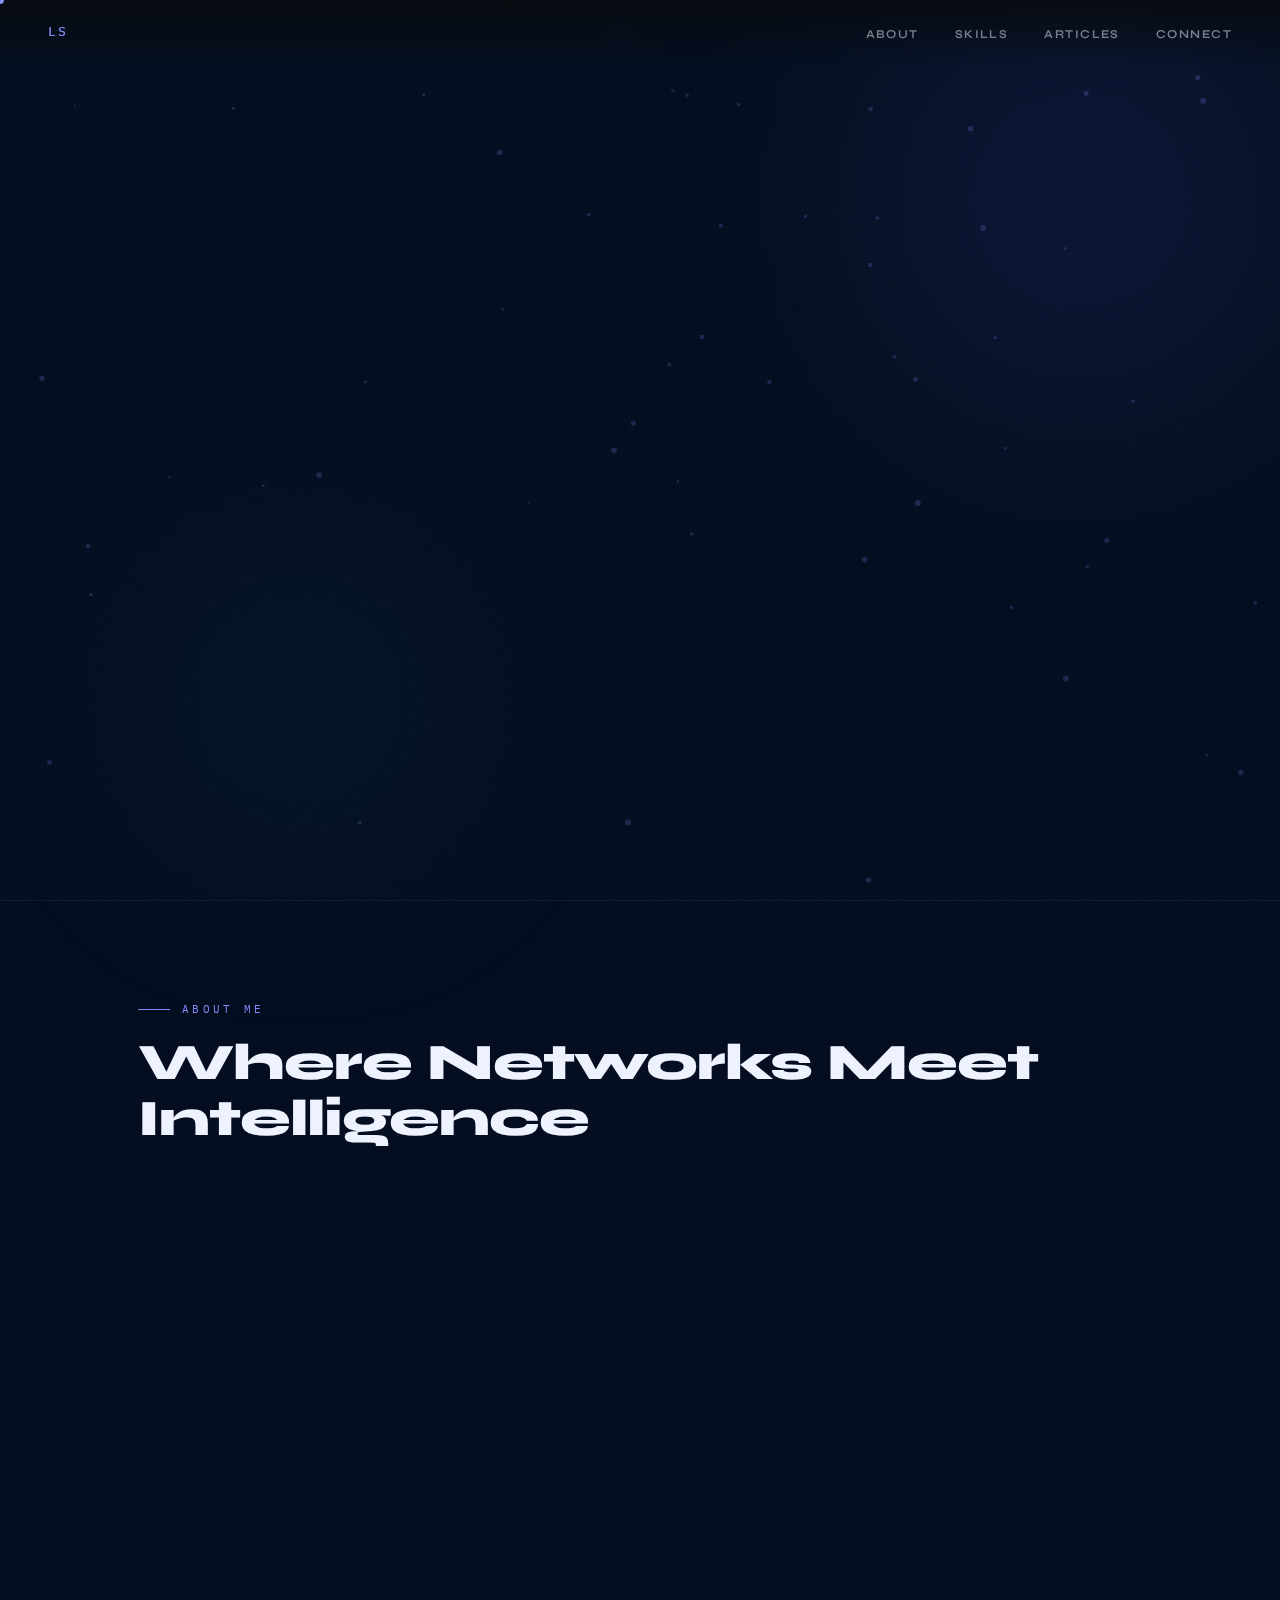
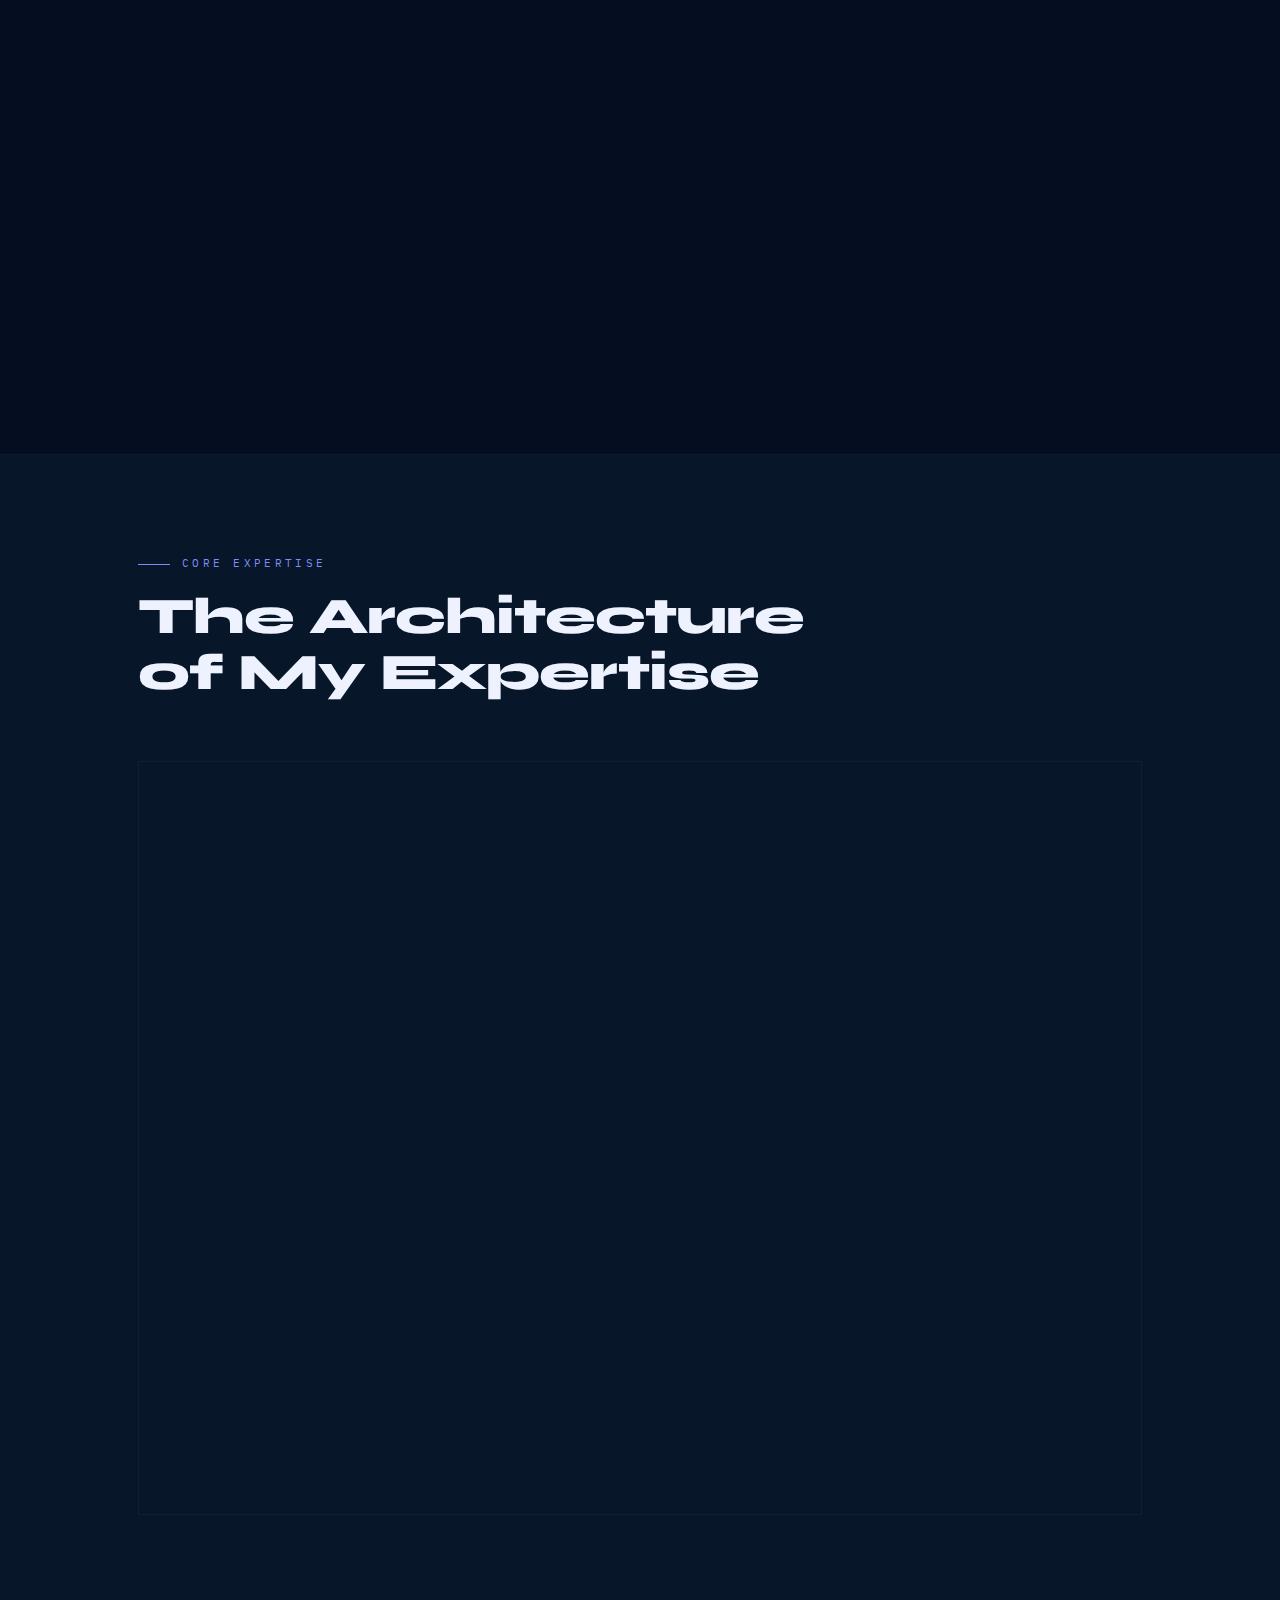
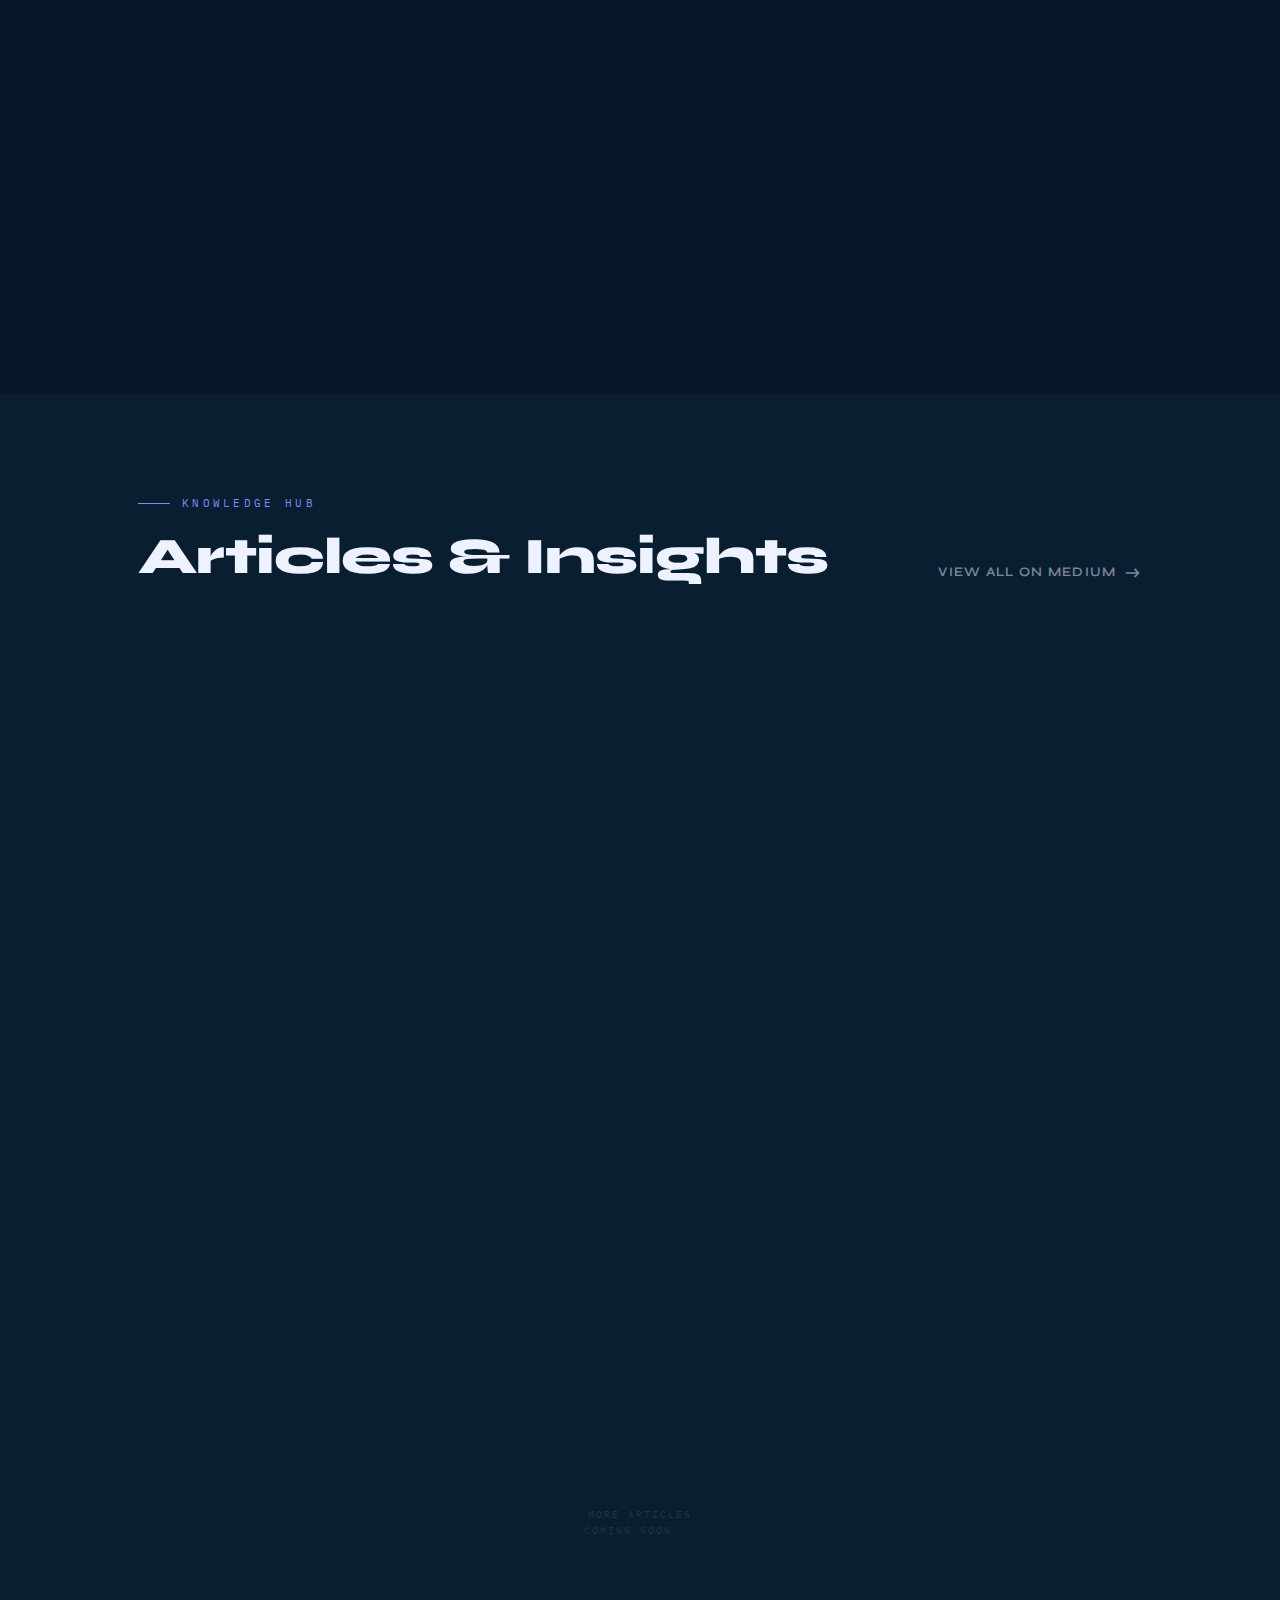
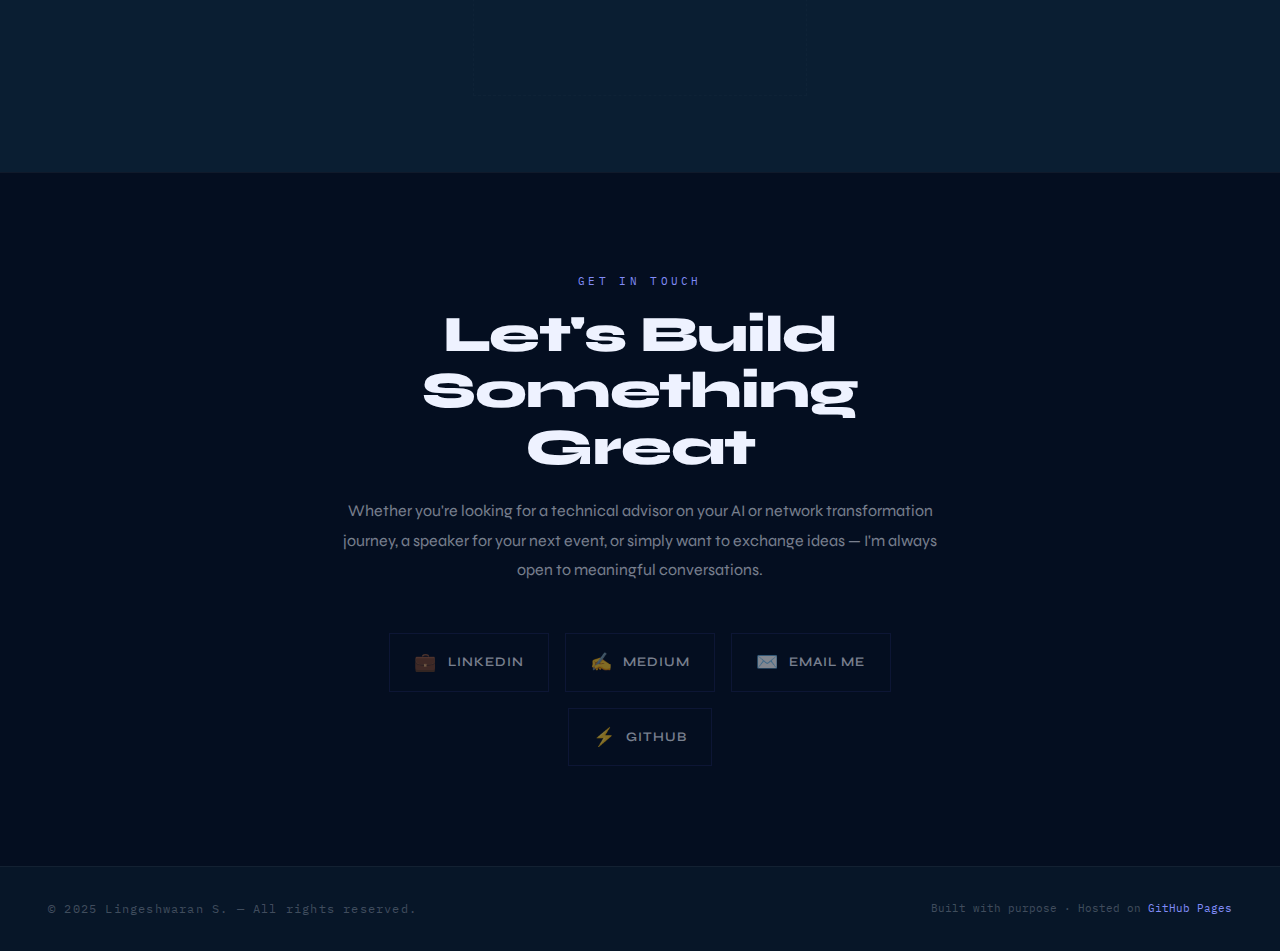
<file: index.html>
<!DOCTYPE html>
<html lang="en">
<head>
<meta charset="UTF-8"/>
<meta name="viewport" content="width=device-width, initial-scale=1.0"/>
<title>Lingeshwaran S — AI & Innovation Transformation Architect</title>
<meta name="description" content="AI & Innovation Transformation Architect | SDWAN | SASE | Network & Cloud | 13+ Years Building the Future of Enterprise Technology"/>
<meta property="og:title" content="Lingeshwaran S — AI & Innovation Transformation Architect"/>
<meta property="og:description" content="SDWAN · SASE · Cloud · Automation · AI Transformation"/>
<link href="https://fonts.googleapis.com/css2?family=Syne:wght@400;600;700;800&family=Instrument+Serif:ital@0;1&family=IBM+Plex+Mono:wght@300;400;500&display=swap" rel="stylesheet"/>
<style>
* { box-sizing: border-box; margin: 0; padding: 0; }
html { scroll-behavior: smooth; }

:root {
  --bg: #040E20;
  --bg2: #071628;
  --bg3: #0A1E32;
  --line: rgba(255,255,255,0.05);
  --white: #EEF2FF;
  --muted: rgba(238,242,255,0.5);
  --dim: rgba(238,242,255,0.25);
  --teal: #818CF8;
  --teal2: #6366F1;
  --gold: #22D3EE;
  --red: #FF4D4D;
  --card: rgba(99,102,241,0.04);
  --card-hover: rgba(99,102,241,0.08);
  --border: rgba(99,102,241,0.1);
}

body {
  font-family: 'Syne', sans-serif;
  background: var(--bg);
  color: var(--white);
  overflow-x: hidden;
  line-height: 1.6;
}

/* ── CURSOR DOT ── */
.cursor {
  position: fixed; width: 8px; height: 8px;
  background: var(--teal); border-radius: 50%;
  pointer-events: none; z-index: 9999;
  transform: translate(-50%, -50%);
  transition: transform 0.1s, opacity 0.3s;
  mix-blend-mode: screen;
}

/* ── NOISE OVERLAY ── */
body::before {
  content: '';
  position: fixed; inset: 0; z-index: 0;
  background-image: url("data:image/svg+xml,%3Csvg viewBox='0 0 256 256' xmlns='http://www.w3.org/2000/svg'%3E%3Cfilter id='noise'%3E%3CfeTurbulence type='fractalNoise' baseFrequency='0.9' numOctaves='4' stitchTiles='stitch'/%3E%3C/filter%3E%3Crect width='100%25' height='100%25' filter='url(%23noise)' opacity='0.04'/%3E%3C/svg%3E");
  pointer-events: none; opacity: 0.4;
}

/* ── NAV ── */
nav {
  position: fixed; top: 0; left: 0; right: 0; z-index: 100;
  padding: 20px 48px;
  display: flex; align-items: center; justify-content: space-between;
  background: linear-gradient(to bottom, rgba(8,12,16,0.95) 0%, transparent 100%);
  backdrop-filter: blur(8px);
}
.nav-logo {
  font-family: 'IBM Plex Mono', monospace;
  font-size: 13px; font-weight: 500;
  color: var(--teal); letter-spacing: 0.15em;
  text-transform: uppercase; text-decoration: none;
}
.nav-links { display: flex; gap: 36px; list-style: none; }
.nav-links a {
  font-size: 12px; font-weight: 600; letter-spacing: 0.12em;
  text-transform: uppercase; color: var(--muted);
  text-decoration: none; transition: color 0.25s;
  position: relative;
}
.nav-links a::after {
  content: ''; position: absolute; bottom: -4px; left: 0;
  width: 0; height: 1px; background: var(--teal);
  transition: width 0.3s;
}
.nav-links a:hover { color: var(--white); }
.nav-links a:hover::after { width: 100%; }

/* ── HERO ── */
.hero {
  min-height: 100vh;
  display: flex; align-items: center;
  padding: 120px 48px 80px;
  position: relative; overflow: hidden;
}

/* Animated network grid */
.hero-canvas {
  position: absolute; inset: 0; z-index: 0;
  opacity: 0.35;
}

/* Gradient orbs */
.orb {
  position: absolute; border-radius: 50%;
  filter: blur(120px); pointer-events: none;
}
.orb-1 {
  width: 600px; height: 600px;
  background: radial-gradient(circle, rgba(99,102,241,0.18), transparent 70%);
  top: -100px; right: -100px;
  animation: orbFloat 12s ease-in-out infinite;
}
.orb-2 {
  width: 400px; height: 400px;
  background: radial-gradient(circle, rgba(34,211,238,0.1), transparent 70%);
  bottom: 0; left: 100px;
  animation: orbFloat 16s ease-in-out infinite reverse;
}
@keyframes orbFloat {
  0%,100% { transform: translate(0,0) scale(1); }
  33% { transform: translate(30px,-40px) scale(1.05); }
  66% { transform: translate(-20px,20px) scale(0.97); }
}

.hero-inner {
  position: relative; z-index: 2;
  max-width: 1100px; margin: 0 auto; width: 100%;
  display: grid; grid-template-columns: 1fr auto;
  gap: 80px; align-items: center;
}

.hero-badge {
  display: inline-flex; align-items: center; gap: 8px;
  background: rgba(99,102,241,0.08);
  border: 1px solid rgba(99,102,241,0.2);
  padding: 6px 14px; border-radius: 2px;
  font-family: 'IBM Plex Mono', monospace;
  font-size: 11px; color: var(--teal);
  letter-spacing: 0.2em; text-transform: uppercase;
  margin-bottom: 28px;
  opacity: 0; animation: fadeUp 0.7s 0.2s forwards;
}
.hero-badge-dot {
  width: 6px; height: 6px; background: var(--teal);
  border-radius: 50%;
  animation: blink 2s ease-in-out infinite;
}
@keyframes blink { 0%,100% { opacity: 1; } 50% { opacity: 0.2; } }

.hero-name {
  font-family: 'Syne', sans-serif;
  font-size: clamp(36px, 4.5vw, 62px);
  font-weight: 800; line-height: 0.95;
  letter-spacing: -0.03em; color: var(--white);
  margin-bottom: 16px;
  opacity: 0; animation: fadeUp 0.7s 0.35s forwards;
}
.hero-name span { color: var(--teal); }

.hero-title {
  font-family: 'Instrument Serif', serif;
  font-size: clamp(18px, 2.5vw, 26px);
  font-style: italic; color: var(--muted);
  margin-bottom: 32px; font-weight: 400;
  opacity: 0; animation: fadeUp 0.7s 0.5s forwards;
}

.hero-desc {
  font-size: 15px; color: var(--muted);
  max-width: 520px; line-height: 1.85;
  font-weight: 400;
  margin-bottom: 40px;
  opacity: 0; animation: fadeUp 0.7s 0.65s forwards;
}

.hero-tags {
  display: flex; flex-wrap: wrap; gap: 10px;
  margin-bottom: 48px;
  opacity: 0; animation: fadeUp 0.7s 0.8s forwards;
}
.hero-tag {
  font-family: 'IBM Plex Mono', monospace;
  font-size: 11px; padding: 6px 14px;
  border: 1px solid var(--border); color: var(--muted);
  letter-spacing: 0.1em; text-transform: uppercase;
  transition: all 0.25s;
}
.hero-tag:hover { border-color: var(--teal); color: var(--teal); background: rgba(99,102,241,0.05); }

.hero-cta {
  display: flex; gap: 16px; align-items: center;
  opacity: 0; animation: fadeUp 0.7s 0.95s forwards;
}
.btn-primary {
  background: var(--teal); color: var(--bg);
  padding: 14px 28px; font-size: 13px;
  font-weight: 700; letter-spacing: 0.1em;
  text-transform: uppercase; text-decoration: none;
  transition: all 0.25s; border: none; cursor: pointer;
  font-family: 'Syne', sans-serif;
}
.btn-primary:hover { background: var(--teal2); transform: translateY(-2px); }
.btn-secondary {
  color: var(--muted); font-size: 13px; font-weight: 600;
  letter-spacing: 0.1em; text-transform: uppercase;
  text-decoration: none; padding: 14px 0;
  display: flex; align-items: center; gap: 8px;
  transition: color 0.25s;
}
.btn-secondary:hover { color: var(--white); }
.btn-secondary span { font-size: 18px; }

/* Hero right — stats */
.hero-stats {
  display: flex; flex-direction: column; gap: 2px;
  opacity: 0; animation: fadeUp 0.7s 1.1s forwards;
}
.hero-stat {
  padding: 24px 28px;
  border: 1px solid var(--border);
  background: var(--card);
  min-width: 180px; text-align: center;
  transition: all 0.3s;
}
.hero-stat:hover { border-color: rgba(0,201,167,0.3); background: var(--card-hover); }
.hero-stat-num {
  font-size: 36px; font-weight: 800;
  color: var(--teal); line-height: 1;
  margin-bottom: 6px;
  font-family: 'Syne', sans-serif;
}
.hero-stat-label {
  font-family: 'IBM Plex Mono', monospace;
  font-size: 10px; color: var(--dim);
  letter-spacing: 0.15em; text-transform: uppercase;
}

@keyframes fadeUp {
  from { opacity: 0; transform: translateY(20px); }
  to { opacity: 1; transform: translateY(0); }
}

/* ── DIVIDER ── */
.divider {
  height: 1px; background: var(--line);
  margin: 0;
}

/* ── SECTIONS ── */
section { position: relative; z-index: 1; }
.section-inner { max-width: 1100px; margin: 0 auto; padding: 100px 48px; }

.section-eyebrow {
  font-family: 'IBM Plex Mono', monospace;
  font-size: 11px; color: var(--teal);
  letter-spacing: 0.3em; text-transform: uppercase;
  margin-bottom: 16px;
  display: flex; align-items: center; gap: 12px;
}
.section-eyebrow::before {
  content: ''; display: block;
  width: 32px; height: 1px; background: var(--teal);
}

.section-heading {
  font-size: clamp(32px, 4vw, 52px);
  font-weight: 800; line-height: 1.1;
  letter-spacing: -0.02em; margin-bottom: 16px;
}

/* ── ABOUT ── */
.about-grid {
  display: grid; grid-template-columns: 1fr 1fr;
  gap: 80px; align-items: start; margin-top: 60px;
}
.about-text p {
  font-size: 16px; color: var(--muted);
  line-height: 1.9; margin-bottom: 20px; font-weight: 400;
}
.about-text p strong { color: var(--white); font-weight: 600; }
.about-highlight {
  border-left: 2px solid var(--teal);
  padding: 16px 0 16px 24px; margin: 32px 0;
  font-family: 'Instrument Serif', serif;
  font-size: 20px; font-style: italic;
  color: var(--white); line-height: 1.6;
}
.about-right {}
.about-info-item {
  display: flex; justify-content: space-between;
  align-items: center; padding: 16px 0;
  border-bottom: 1px solid var(--line);
}
.about-info-label {
  font-family: 'IBM Plex Mono', monospace;
  font-size: 11px; color: var(--dim);
  letter-spacing: 0.15em; text-transform: uppercase;
}
.about-info-value { font-size: 14px; color: var(--white); font-weight: 600; }
.about-info-value.teal { color: var(--teal); }

/* ── SKILLS ── */
.skills-section { background: var(--bg2); }
.skills-grid {
  display: grid; grid-template-columns: repeat(3, 1fr);
  gap: 2px; margin-top: 60px;
  border: 1px solid var(--border);
}
.skill-card {
  padding: 36px 32px;
  background: var(--bg2);
  border: 1px solid transparent;
  transition: all 0.3s;
  opacity: 0; transform: translateY(20px);
  transition: opacity 0.5s ease, transform 0.5s ease, background 0.3s, border-color 0.3s;
}
.skill-card.visible { opacity: 1; transform: translateY(0); }
.skill-card:hover {
  background: var(--card-hover);
  border-color: rgba(0,201,167,0.15);
}
.skill-card-icon {
  width: 44px; height: 44px;
  border: 1px solid var(--border);
  display: flex; align-items: center; justify-content: center;
  font-size: 20px; margin-bottom: 20px;
  background: var(--card);
  transition: all 0.3s;
}
.skill-card:hover .skill-card-icon {
  border-color: var(--teal); background: rgba(0,201,167,0.08);
}
.skill-card-title {
  font-size: 15px; font-weight: 700; color: var(--white);
  margin-bottom: 10px;
}
.skill-card-desc {
  font-size: 13px; color: var(--muted);
  line-height: 1.75; margin-bottom: 20px;
}
.skill-tags { display: flex; flex-wrap: wrap; gap: 6px; }
.skill-tag {
  font-family: 'IBM Plex Mono', monospace;
  font-size: 10px; padding: 3px 8px;
  background: rgba(0,201,167,0.06);
  border: 1px solid rgba(0,201,167,0.15);
  color: var(--teal); letter-spacing: 0.08em;
}

/* ── EXPERTISE BARS ── */
.expertise-section { background: var(--bg); }
.expertise-grid {
  display: grid; grid-template-columns: 1fr 1fr;
  gap: 60px; margin-top: 60px;
}
.expertise-item { margin-bottom: 28px; }
.expertise-header {
  display: flex; justify-content: space-between;
  align-items: center; margin-bottom: 10px;
}
.expertise-name { font-size: 14px; font-weight: 600; color: var(--white); }
.expertise-pct {
  font-family: 'IBM Plex Mono', monospace;
  font-size: 12px; color: var(--teal);
}
.expertise-track {
  height: 2px; background: var(--line); overflow: hidden;
}
.expertise-fill {
  height: 100%; background: linear-gradient(90deg, var(--teal), var(--gold));
  width: 0%; transition: width 1.4s cubic-bezier(0.4,0,0.2,1);
}

/* ── BLOGS ── */
.blogs-section { background: var(--bg3); }
.blogs-header {
  display: flex; justify-content: space-between;
  align-items: flex-end; margin-bottom: 60px;
}
.blogs-grid {
  display: grid; grid-template-columns: repeat(3, 1fr);
  gap: 2px;
}
.blog-card {
  background: var(--bg2);
  border: 1px solid var(--border);
  padding: 36px 32px;
  display: flex; flex-direction: column;
  transition: all 0.3s; cursor: pointer;
  text-decoration: none; color: inherit;
  opacity: 0; transform: translateY(24px);
  transition: opacity 0.5s ease, transform 0.5s ease, border-color 0.3s, background 0.3s;
}
.blog-card.visible { opacity: 1; transform: translateY(0); }
.blog-card:hover {
  border-color: rgba(0,201,167,0.25);
  background: var(--card-hover);
  transform: translateY(-4px) !important;
}
.blog-card-meta {
  display: flex; align-items: center;
  justify-content: space-between; margin-bottom: 20px;
}
.blog-card-tag {
  font-family: 'IBM Plex Mono', monospace;
  font-size: 10px; color: var(--teal);
  letter-spacing: 0.15em; text-transform: uppercase;
  padding: 4px 10px; border: 1px solid rgba(0,201,167,0.2);
  background: rgba(0,201,167,0.05);
}
.blog-card-date {
  font-family: 'IBM Plex Mono', monospace;
  font-size: 10px; color: var(--dim);
  letter-spacing: 0.1em;
}
.blog-card-title {
  font-size: 18px; font-weight: 700;
  color: var(--white); line-height: 1.3;
  margin-bottom: 14px; flex: 1;
  letter-spacing: -0.01em;
}
.blog-card-excerpt {
  font-size: 13px; color: var(--muted);
  line-height: 1.75; margin-bottom: 24px;
}
.blog-card-footer {
  display: flex; align-items: center;
  justify-content: space-between; margin-top: auto;
  padding-top: 20px; border-top: 1px solid var(--line);
}
.blog-read-time {
  font-family: 'IBM Plex Mono', monospace;
  font-size: 11px; color: var(--dim);
}
.blog-arrow {
  font-size: 18px; color: var(--teal);
  transform: rotate(-45deg);
  transition: transform 0.25s;
}
.blog-card:hover .blog-arrow { transform: rotate(-45deg) translate(3px,-3px); }

/* Featured blog */
.blog-card.featured {
  grid-column: span 3;
  display: grid; grid-template-columns: 1fr 1fr;
  gap: 48px; padding: 48px;
  border-color: rgba(0,201,167,0.15);
  background: linear-gradient(135deg, rgba(0,201,167,0.04), transparent);
}
.blog-card.featured .blog-card-title {
  font-size: 28px;
}
.blog-card.featured .blog-card-excerpt {
  font-size: 15px;
}
.featured-badge {
  display: inline-block;
  font-family: 'IBM Plex Mono', monospace;
  font-size: 10px; color: var(--gold);
  border: 1px solid rgba(245,200,66,0.3);
  background: rgba(245,200,66,0.05);
  padding: 4px 10px; letter-spacing: 0.15em;
  text-transform: uppercase; margin-bottom: 16px;
}

/* Coming soon */
.blog-card.coming-soon {
  border-style: dashed;
  border-color: rgba(255,255,255,0.05);
  background: transparent;
  opacity: 0.4 !important;
  pointer-events: none;
}
.coming-label {
  font-family: 'IBM Plex Mono', monospace;
  font-size: 10px; color: var(--dim);
  letter-spacing: 0.2em; text-transform: uppercase;
  text-align: center; margin: auto;
  padding: 40px 0;
}

/* ── CONNECT ── */
.connect-section { background: var(--bg); }
.connect-inner { text-align: center; max-width: 600px; margin: 0 auto; }
.connect-inner .section-eyebrow { justify-content: center; }
.connect-inner .section-eyebrow::before { display: none; }
.connect-inner p {
  font-size: 16px; color: var(--muted);
  line-height: 1.85; margin: 20px 0 48px;
}
.social-links {
  display: flex; justify-content: center; gap: 16px;
  flex-wrap: wrap;
}
.social-link {
  display: flex; align-items: center; gap: 10px;
  padding: 14px 24px;
  border: 1px solid var(--border);
  color: var(--muted); text-decoration: none;
  font-size: 13px; font-weight: 600;
  letter-spacing: 0.08em; text-transform: uppercase;
  transition: all 0.25s; font-family: 'Syne', sans-serif;
}
.social-link:hover {
  border-color: var(--teal); color: var(--teal);
  background: rgba(0,201,167,0.05);
  transform: translateY(-2px);
}
.social-icon { font-size: 18px; }

/* ── FOOTER ── */
footer {
  background: var(--bg2);
  border-top: 1px solid var(--line);
  padding: 32px 48px;
  display: flex; align-items: center;
  justify-content: space-between;
}
.footer-left {
  font-family: 'IBM Plex Mono', monospace;
  font-size: 12px; color: var(--dim);
  letter-spacing: 0.1em;
}
.footer-right {
  font-family: 'IBM Plex Mono', monospace;
  font-size: 11px; color: var(--dim);
}
.footer-right span { color: var(--teal); }

/* ── RESPONSIVE ── */
@media (max-width: 900px) {
  nav { padding: 16px 24px; }
  .nav-links { display: none; }
  .hero { padding: 100px 24px 60px; }
  .hero-inner { grid-template-columns: 1fr; gap: 40px; }
  .hero-stats { flex-direction: row; flex-wrap: wrap; justify-content: center; }
  .hero-stat { min-width: 130px; }
  .section-inner { padding: 72px 24px; }
  .about-grid { grid-template-columns: 1fr; gap: 40px; }
  .skills-grid { grid-template-columns: 1fr; }
  .expertise-grid { grid-template-columns: 1fr; }
  .blogs-grid { grid-template-columns: 1fr; }
  .blog-card.featured { grid-column: span 1; grid-template-columns: 1fr; }
  footer { flex-direction: column; gap: 12px; text-align: center; padding: 24px; }
}

/* ── SCROLL ANIMATIONS ── */
.reveal {
  opacity: 0; transform: translateY(24px);
  transition: opacity 0.6s ease, transform 0.6s ease;
}
.reveal.visible { opacity: 1; transform: translateY(0); }
</style>
</head>
<body>

<div class="cursor" id="cursor"></div>
<div class="orb orb-1"></div>
<div class="orb orb-2"></div>

<!-- NAV -->
<nav>
  <a class="nav-logo" href="#">LS</a>
  <ul class="nav-links">
    <li><a href="#about">About</a></li>
    <li><a href="#skills">Skills</a></li>
    <li><a href="#blogs">Articles</a></li>
    <li><a href="#connect">Connect</a></li>
  </ul>
</nav>

<!-- HERO -->
<section class="hero">
  <canvas class="hero-canvas" id="networkCanvas"></canvas>
  <div class="hero-inner">
    <div class="hero-left">
      <div class="hero-badge">
        <div class="hero-badge-dot"></div>
         Sharing executive insights on AI, Cloud & Network Transformation
      </div>
      <h1 class="hero-name">Lingesh<span>waran</span><br/>S.</h1>
      <p class="hero-title">AI & Innovation Transformation Architect</p>
      <p class="hero-desc">
        Helping enterprises turn technology investments into measurable business advantage. Bridging the gap between cutting-edge AI and enterprise reality. 13+ years architecting the networks, clouds, and intelligent systems that power tomorrow's businesses — from SD-WAN to SASE to full-scale AI transformation.
      </p>
      <div class="hero-tags">
        <span class="hero-tag">SD-WAN</span>
        <span class="hero-tag">SASE</span>
        <span class="hero-tag">Cloud Architecture</span>
        <span class="hero-tag">Network Security</span>
        <span class="hero-tag">AI Transformation</span>
        <span class="hero-tag">Automation</span>
      </div>
      <div class="hero-cta">
        <a href="#blogs" class="btn-primary">Read My Articles</a>
        <a href="#connect" class="btn-secondary"><span>→</span> Let's Connect</a>
      </div>
    </div>
    <div class="hero-stats">
      <div class="hero-stat">
        <div class="hero-stat-num">13+</div>
        <div class="hero-stat-label">Years Experience</div>
      </div>
      <div class="hero-stat">
        <div class="hero-stat-num">50+</div>
        <div class="hero-stat-label">Enterprise Deployments</div>
      </div>
      <div class="hero-stat">
        <div class="hero-stat-num">15+</div>
        <div class="hero-stat-label">Global Projects</div>
      </div>
      <div class="hero-stat">
        <div class="hero-stat-num">∞</div>
        <div class="hero-stat-label">Problems Solved</div>
      </div>
    </div>
  </div>
</section>

<div class="divider"></div>

<!-- ABOUT -->
<section id="about">
  <div class="section-inner">
    <div class="section-eyebrow">About Me</div>
    <h2 class="section-heading">Where Networks Meet<br/>Intelligence</h2>
    <div class="about-grid">
      <div class="about-text reveal">
        <p>
          I'm <strong>Lingeshwaran S.</strong> — an AI & Innovation Transformation Architect with over a decade of experience designing, deploying, and evolving enterprise-grade network and cloud infrastructure across complex, high-stakes environments.
        </p>
        <p>
          My expertise sits at the intersection of <strong>SD-WAN, SASE, Cloud Architecture, and AI-driven Automation</strong> — the four pillars reshaping how modern enterprises connect, secure, and scale. I've seen the industry evolve from traditional WAN to software-defined everything, and I'm now at the forefront of infusing AI intelligence into every layer of the stack.
        </p>
        <div class="about-highlight">
          "I don't just architect networks. I architect the future of how businesses operate — intelligently, securely, and at scale."
        </div>
        <p>
          My leadership philosophy is simple — technology without business impact is just cost. Every architecture decision I make is anchored in three questions: Does it scale? Does it secure? Does it deliver measurable value to the business?
          Beyond the technical, I'm passionate about <strong>knowledge sharing</strong> — translating complex technology into strategic insight that business and technology leaders can act on. That's what this space is all about.
        </p>
      </div>
      <div class="about-right reveal">
        <div class="about-info-item">
          <span class="about-info-label">Role</span>
          <span class="about-info-value">AI & Innovation Transformation Architect</span>
        </div>
        <div class="about-info-item">
          <span class="about-info-label">Specialization</span>
          <span class="about-info-value">SD-WAN · SASE · Cloud · AI</span>
        </div>
        <div class="about-info-item">
          <span class="about-info-label">Experience</span>
          <span class="about-info-value teal">13+ Years</span>
        </div>
        <div class="about-info-item">
          <span class="about-info-label">Location</span>
          <span class="about-info-value">Bengaluru, India</span>
        </div>
        <div class="about-info-item">
          <span class="about-info-label">LinkedIn</span>
          <span class="about-info-value teal">lingeshwarans</span>
        </div>
        <div class="about-info-item">
          <span class="about-info-label">Focus Areas</span>
          <span class="about-info-value">Network · Security · Cloud · AI</span>
        </div>
        <div class="about-info-item">
          <span class="about-info-label">Status</span>
          <span class="about-info-value teal">● Active & Writing</span>
        </div>
      </div>
    </div>
  </div>
</section>

<div class="divider"></div>

<!-- SKILLS -->
<section id="skills" class="skills-section">
  <div class="section-inner">
    <div class="section-eyebrow">Core Expertise</div>
    <h2 class="section-heading">The Architecture<br/>of My Expertise</h2>
    <div class="skills-grid">
      <div class="skill-card">
        <div class="skill-card-icon">🌐</div>
        <div class="skill-card-title">SD-WAN Architecture</div>
        <div class="skill-card-desc">Designing and deploying software-defined wide area networks that give enterprises agility, visibility, and control across distributed environments — replacing legacy MPLS with intelligent, policy-driven connectivity.</div>
        <div class="skill-tags">
          <span class="skill-tag">Cisco Viptela</span>
          <span class="skill-tag">VMware VeloCloud</span>
          <span class="skill-tag">Fortinet</span>
          <span class="skill-tag">Zero-Touch Provisioning</span>
        </div>
      </div>
      <div class="skill-card">
        <div class="skill-card-icon">🛡️</div>
        <div class="skill-card-title">SASE & Network Security</div>
        <div class="skill-card-desc">Converging network and security into unified, cloud-delivered SASE frameworks. Zero Trust architecture, secure access, and cloud-native security that protects users wherever they work.</div>
        <div class="skill-tags">
          <span class="skill-tag">Zero Trust</span>
          <span class="skill-tag">ZTNA</span>
          <span class="skill-tag">CASB</span>
          <span class="skill-tag">SWG</span>
          <span class="skill-tag">FWaaS</span>
        </div>
      </div>
      <div class="skill-card">
        <div class="skill-card-icon">☁️</div>
        <div class="skill-card-title">Cloud Architecture</div>
        <div class="skill-card-desc">Multi-cloud and hybrid cloud design across AWS, Azure, and GCP. Building resilient, scalable cloud-native infrastructure with network connectivity, security posture, and cost optimization baked in from day one.</div>
        <div class="skill-tags">
          <span class="skill-tag">AWS</span>
          <span class="skill-tag">Azure</span>
          <span class="skill-tag">GCP</span>
          <span class="skill-tag">Multi-Cloud</span>
          <span class="skill-tag">Hybrid Cloud</span>
        </div>
      </div>
      <div class="skill-card">
        <div class="skill-card-icon">🤖</div>
        <div class="skill-card-title">AI & Innovation Transformation</div>
        <div class="skill-card-desc">Leading AI adoption strategies for enterprise organizations — from use case identification and data readiness to deployment, governance, and building AI-native culture. Translating AI potential into measurable business outcomes.</div>
        <div class="skill-tags">
          <span class="skill-tag">GenAI Strategy</span>
          <span class="skill-tag">MLOps</span>
          <span class="skill-tag">AI Governance</span>
          <span class="skill-tag">LLMs</span>
        </div>
      </div>
      <div class="skill-card">
        <div class="skill-card-icon">⚙️</div>
        <div class="skill-card-title">Network Automation</div>
        <div class="skill-card-desc">Eliminating manual toil through intelligent automation. Infrastructure-as-Code, CI/CD pipelines for network, and AI-driven operations that transform how networks are provisioned, monitored, and healed.</div>
        <div class="skill-tags">
          <span class="skill-tag">Python</span>
          <span class="skill-tag">Ansible</span>
          <span class="skill-tag">Terraform</span>
          <span class="skill-tag">NetDevOps</span>
          <span class="skill-tag">APIs</span>
        </div>
      </div>
      <div class="skill-card">
        <div class="skill-card-icon">📡</div>
        <div class="skill-card-title">Enterprise Network Design</div>
        <div class="skill-card-desc">End-to-end enterprise network architecture — from campus LAN to global WAN. Designing for resilience, performance, scalability, and the increasingly demanding requirements of hybrid work and real-time applications.</div>
        <div class="skill-tags">
          <span class="skill-tag">BGP / OSPF</span>
          <span class="skill-tag">QoS</span>
          <span class="skill-tag">Routing & Switching</span>
          <span class="skill-tag">High Availability</span>
        </div>
      </div>
    </div>

    <!-- Expertise Levels -->
    <div class="expertise-grid" style="margin-top:80px;">
      <div class="reveal">
        <div class="section-eyebrow" style="margin-bottom:32px;">Proficiency Levels</div>
        <div class="expertise-item">
          <div class="expertise-header">
            <span class="expertise-name">SD-WAN Architecture</span>
            <span class="expertise-pct">95%</span>
          </div>
          <div class="expertise-track"><div class="expertise-fill" data-pct="95"></div></div>
        </div>
        <div class="expertise-item">
          <div class="expertise-header">
            <span class="expertise-name">SASE & Network Security</span>
            <span class="expertise-pct">92%</span>
          </div>
          <div class="expertise-track"><div class="expertise-fill" data-pct="92"></div></div>
        </div>
        <div class="expertise-item">
          <div class="expertise-header">
            <span class="expertise-name">Cloud Architecture</span>
            <span class="expertise-pct">88%</span>
          </div>
          <div class="expertise-track"><div class="expertise-fill" data-pct="88"></div></div>
        </div>
        <div class="expertise-item">
          <div class="expertise-header">
            <span class="expertise-name">Network Automation</span>
            <span class="expertise-pct">85%</span>
          </div>
          <div class="expertise-track"><div class="expertise-fill" data-pct="85"></div></div>
        </div>
      </div>
      <div class="reveal">
        <div class="section-eyebrow" style="margin-bottom:32px; opacity:0; pointer-events:none;">.</div>
        <div class="expertise-item">
          <div class="expertise-header">
            <span class="expertise-name">AI Transformation Strategy</span>
            <span class="expertise-pct">90%</span>
          </div>
          <div class="expertise-track"><div class="expertise-fill" data-pct="90"></div></div>
        </div>
        <div class="expertise-item">
          <div class="expertise-header">
            <span class="expertise-name">Python & Scripting</span>
            <span class="expertise-pct">82%</span>
          </div>
          <div class="expertise-track"><div class="expertise-fill" data-pct="82"></div></div>
        </div>
        <div class="expertise-item">
          <div class="expertise-header">
            <span class="expertise-name">Terraform / Ansible</span>
            <span class="expertise-pct">80%</span>
          </div>
          <div class="expertise-track"><div class="expertise-fill" data-pct="80"></div></div>
        </div>
        <div class="expertise-item">
          <div class="expertise-header">
            <span class="expertise-name">Enterprise Network Design</span>
            <span class="expertise-pct">96%</span>
          </div>
          <div class="expertise-track"><div class="expertise-fill" data-pct="96"></div></div>
        </div>
      </div>
    </div>
  </div>
</section>

<div class="divider"></div>

<!-- BLOGS -->
<section id="blogs" class="blogs-section">
  <div class="section-inner">
    <div class="blogs-header">
      <div>
        <div class="section-eyebrow">Knowledge Hub</div>
        <h2 class="section-heading">Articles & Insights</h2>
      </div>
      <a href="https://medium.com/@lingeshwarans" target="_blank" class="btn-secondary" style="color:var(--muted);">
        View All on Medium <span>→</span>
      </a>
    </div>
    <div class="blogs-grid">

      <!-- Featured Article -->
      <a class="blog-card featured" href="Projects/ai_business_article.html" target="_blank">
        <div>
          <div class="featured-badge">★ Featured Article</div>
          <div class="blog-card-tag" style="display:inline-block; margin-bottom:16px;">Artificial Intelligence</div>
          <div class="blog-card-title">AI Is Eating Your Industry — Are You Ready? The Executive Blueprint for 2025</div>
          <div class="blog-card-footer">
            <span class="blog-read-time">📖 12 min read · Feb 2025</span>
            <span class="blog-arrow">↗</span>
          </div>
        </div>
        <div>
          <div class="blog-card-excerpt">
            The companies that thrive in the next decade won't be the biggest — they'll be the smartest. A comprehensive executive guide covering AI's real business case, sector-by-sector transformation, the 5-phase implementation roadmap, and what's coming next. No hype. Just the intelligence you need.
          </div>
          <div class="skill-tags" style="margin-top:auto;">
            <span class="skill-tag">AI Strategy</span>
            <span class="skill-tag">Digital Transformation</span>
            <span class="skill-tag">Business Leaders</span>
            <span class="skill-tag">GenAI</span>
          </div>
        </div>
      </a>

      <!-- Blog 2 -->
      <a class="blog-card" href="#" style="pointer-events:none;">
        <div class="blog-card-meta">
          <span class="blog-card-tag">SD-WAN</span>
          <span class="blog-card-date">Coming Soon</span>
        </div>
        <div class="blog-card-title">SD-WAN vs MPLS: The Real Cost of Staying on Legacy Infrastructure</div>
        <div class="blog-card-excerpt">Why enterprises clinging to traditional WAN are paying a hidden tax — in dollars, agility, and competitive position.</div>
        <div class="blog-card-footer">
          <span class="blog-read-time">📖 ~10 min read</span>
          <span class="blog-arrow">↗</span>
        </div>
      </a>

      <!-- Blog 3 -->
      <a class="blog-card" href="#" style="pointer-events:none;">
        <div class="blog-card-meta">
          <span class="blog-card-tag">SASE</span>
          <span class="blog-card-date">Coming Soon</span>
        </div>
        <div class="blog-card-title">SASE Demystified: A Practitioner's Guide to Zero Trust Network Access</div>
        <div class="blog-card-excerpt">Cutting through the vendor noise — what SASE actually is, what it isn't, and how to implement it without the chaos.</div>
        <div class="blog-card-footer">
          <span class="blog-read-time">📖 ~12 min read</span>
          <span class="blog-arrow">↗</span>
        </div>
      </a>

      <!-- Blog 4 -->
      <a class="blog-card" href="#" style="pointer-events:none;">
        <div class="blog-card-meta">
          <span class="blog-card-tag">Cloud</span>
          <span class="blog-card-date">Coming Soon</span>
        </div>
        <div class="blog-card-title">Multi-Cloud Networking: How to Avoid the Chaos Most Architects Create</div>
        <div class="blog-card-excerpt">The patterns, pitfalls, and proven principles for building multi-cloud network architecture that actually scales.</div>
        <div class="blog-card-footer">
          <span class="blog-read-time">📖 ~9 min read</span>
          <span class="blog-arrow">↗</span>
        </div>
      </a>

      <!-- Blog 5 -->
      <a class="blog-card" href="#" style="pointer-events:none;">
        <div class="blog-card-meta">
          <span class="blog-card-tag">Automation</span>
          <span class="blog-card-date">Coming Soon</span>
        </div>
        <div class="blog-card-title">Network Automation with Python & Ansible: From Zero to Production</div>
        <div class="blog-card-excerpt">A practitioner's roadmap for eliminating manual network toil — real scripts, real patterns, real results.</div>
        <div class="blog-card-footer">
          <span class="blog-read-time">📖 ~15 min read</span>
          <span class="blog-arrow">↗</span>
        </div>
      </a>

      <!-- Blog 6 - Coming soon placeholder -->
      <div class="blog-card coming-soon">
        <div class="coming-label">More articles<br/>coming soon...</div>
      </div>

    </div>
  </div>
</section>

<div class="divider"></div>

<!-- CONNECT -->
<section id="connect" class="connect-section">
  <div class="section-inner">
    <div class="connect-inner">
      <div class="section-eyebrow">Get In Touch</div>
      <h2 class="section-heading">Let's Build<br/>Something Great</h2>
      <p>Whether you're looking for a technical advisor on your AI or network transformation journey, a speaker for your next event, or simply want to exchange ideas — I'm always open to meaningful conversations.</p>
      <div class="social-links">
        <a href="https://www.linkedin.com/in/lingeshwarans/" target="_blank" class="social-link">
          <span class="social-icon">💼</span> LinkedIn
        </a>
        <a href="https://medium.com/@lingeshwarans" target="_blank" class="social-link">
          <span class="social-icon">✍️</span> Medium
        </a>
        <a href="mailto:lingeshsunder@gmail.com" class="social-link">
          <span class="social-icon">✉️</span> Email Me
        </a>
        <a href="https://github.com/lingeshwarans" target="_blank" class="social-link">
          <span class="social-icon">⚡</span> GitHub
        </a>
      </div>
    </div>
  </div>
</section>

<!-- FOOTER -->
<footer>
  <div class="footer-left">© 2025 Lingeshwaran S. — All rights reserved.</div>
  <div class="footer-right">Built with purpose · Hosted on <span>GitHub Pages</span></div>
</footer>

<script>
// Custom cursor
const cursor = document.getElementById('cursor');
document.addEventListener('mousemove', e => {
  cursor.style.left = e.clientX + 'px';
  cursor.style.top = e.clientY + 'px';
});

// Network canvas animation
const canvas = document.getElementById('networkCanvas');
const ctx = canvas.getContext('2d');
canvas.width = window.innerWidth;
canvas.height = window.innerHeight;

const nodes = [];
const NODE_COUNT = 60;
const MAX_DIST = 150;

for (let i = 0; i < NODE_COUNT; i++) {
  nodes.push({
    x: Math.random() * canvas.width,
    y: Math.random() * canvas.height,
    vx: (Math.random() - 0.5) * 0.4,
    vy: (Math.random() - 0.5) * 0.4,
    r: Math.random() * 2 + 1
  });
}

function drawNetwork() {
  ctx.clearRect(0, 0, canvas.width, canvas.height);
  nodes.forEach(n => {
    n.x += n.vx; n.y += n.vy;
    if (n.x < 0 || n.x > canvas.width) n.vx *= -1;
    if (n.y < 0 || n.y > canvas.height) n.vy *= -1;
    ctx.beginPath();
    ctx.arc(n.x, n.y, n.r, 0, Math.PI * 2);
    ctx.fillStyle = 'rgba(129,140,248,0.6)';
    ctx.fill();
  });
  for (let i = 0; i < nodes.length; i++) {
    for (let j = i + 1; j < nodes.length; j++) {
      const dx = nodes[i].x - nodes[j].x;
      const dy = nodes[i].y - nodes[j].y;
      const dist = Math.sqrt(dx*dx + dy*dy);
      if (dist < MAX_DIST) {
        ctx.beginPath();
        ctx.moveTo(nodes[i].x, nodes[i].y);
        ctx.lineTo(nodes[j].x, nodes[j].y);
        ctx.strokeStyle = `rgba(129,140,248,${0.18 * (1 - dist/MAX_DIST)})`;
        ctx.lineWidth = 0.5;
        ctx.stroke();
      }
    }
  }
  requestAnimationFrame(drawNetwork);
}
drawNetwork();

window.addEventListener('resize', () => {
  canvas.width = window.innerWidth;
  canvas.height = window.innerHeight;
});

// Intersection Observer
const observer = new IntersectionObserver(entries => {
  entries.forEach(entry => {
    if (entry.isIntersecting) {
      entry.target.classList.add('visible');
    }
  });
}, { threshold: 0.12 });

document.querySelectorAll('.reveal, .skill-card, .blog-card, .stat-item').forEach(el => {
  observer.observe(el);
});

// Stagger delays
document.querySelectorAll('.skill-card').forEach((c, i) => { c.style.transitionDelay = (i * 0.08) + 's'; });
document.querySelectorAll('.blog-card').forEach((c, i) => { c.style.transitionDelay = (i * 0.1) + 's'; });

// Expertise bars
const barObserver = new IntersectionObserver(entries => {
  entries.forEach(entry => {
    if (entry.isIntersecting) {
      entry.target.querySelectorAll('.expertise-fill').forEach(bar => {
        bar.style.width = bar.getAttribute('data-pct') + '%';
      });
    }
  });
}, { threshold: 0.3 });

document.querySelectorAll('.expertise-grid').forEach(g => barObserver.observe(g));
</script>
</body>
</html>
</file>
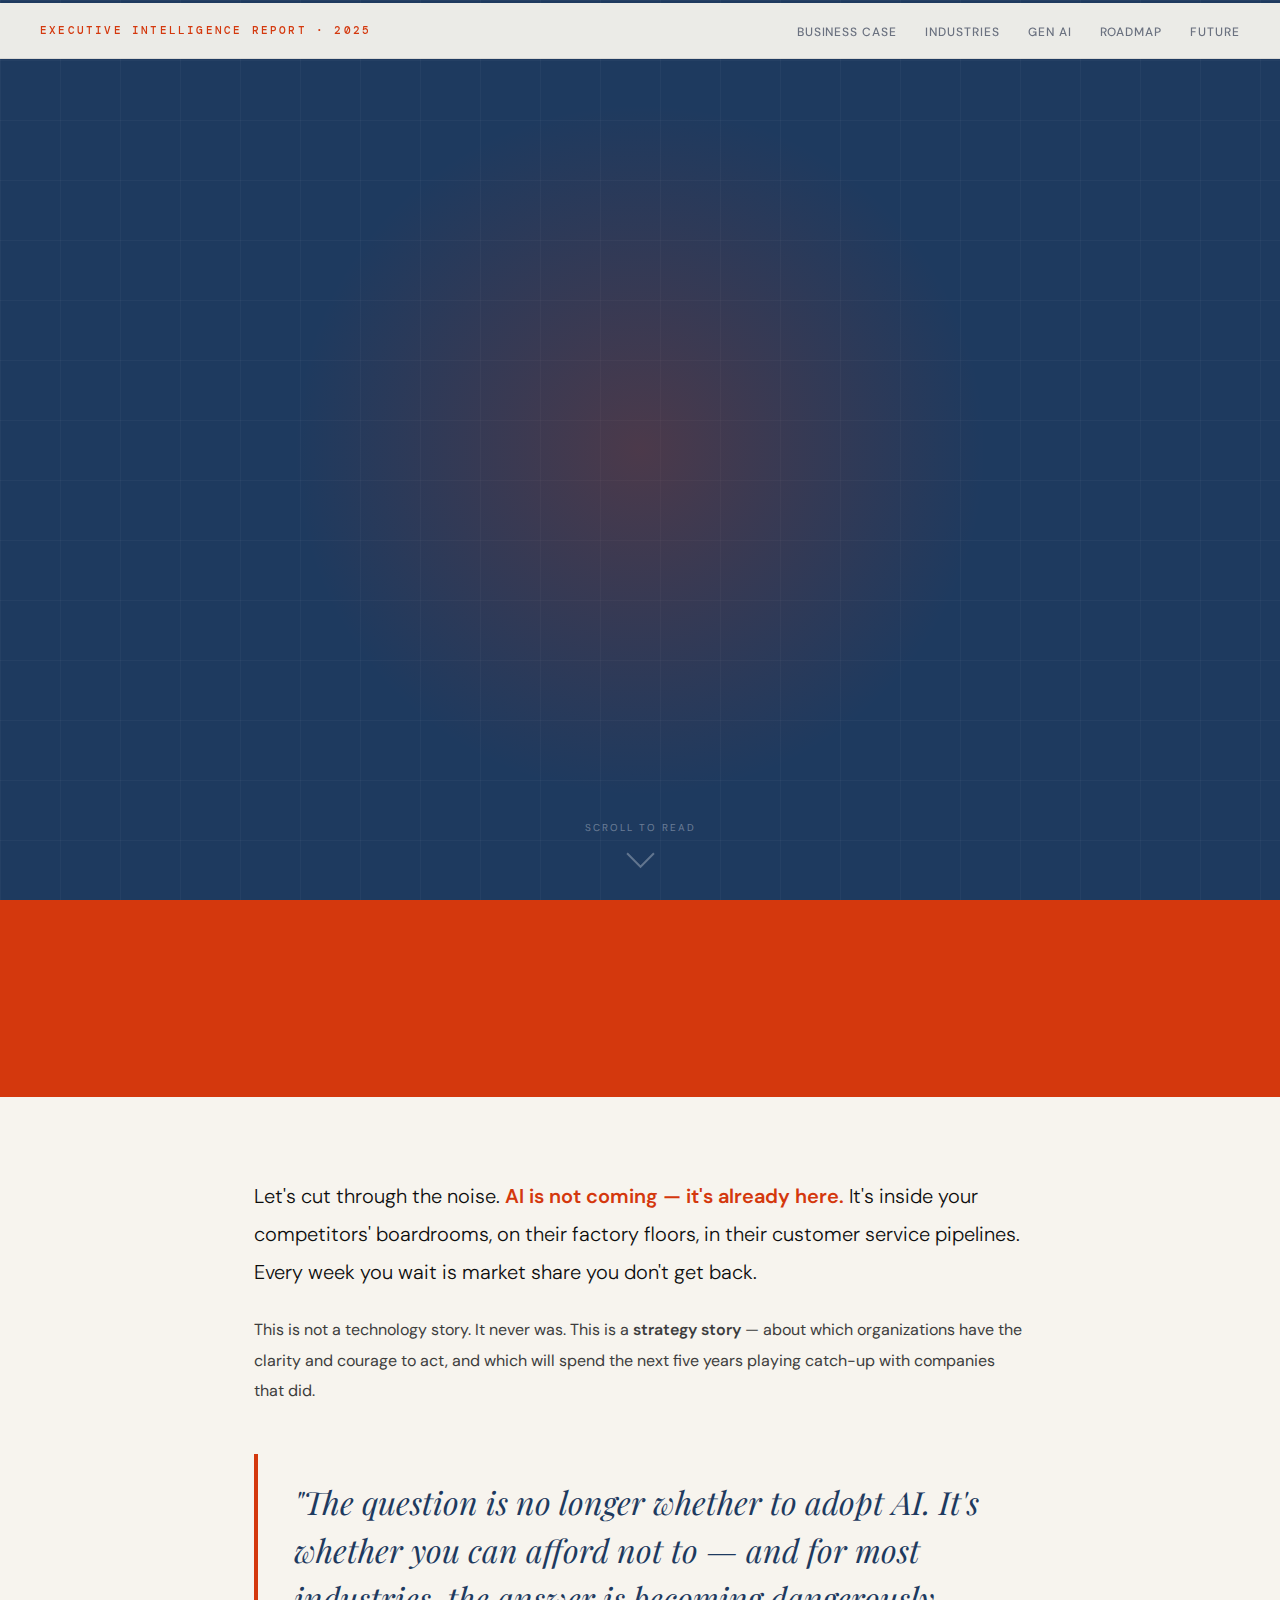
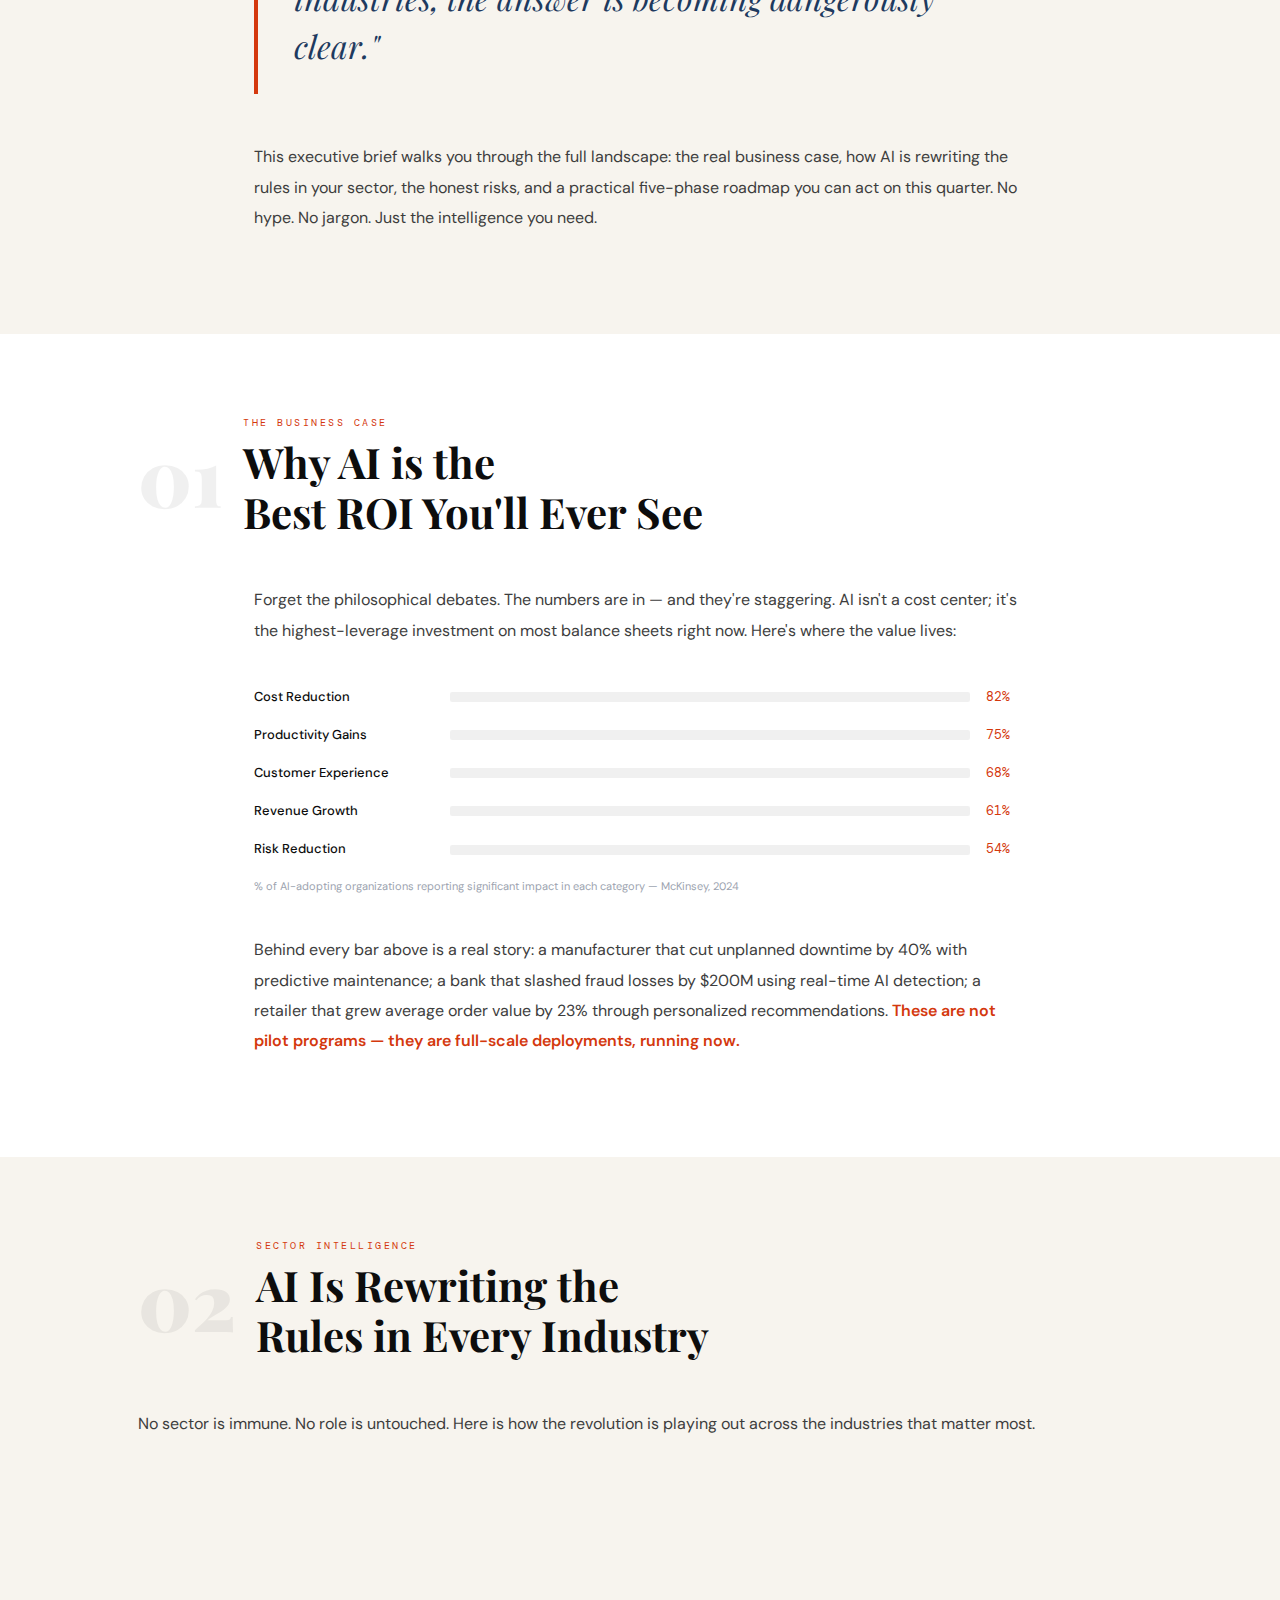
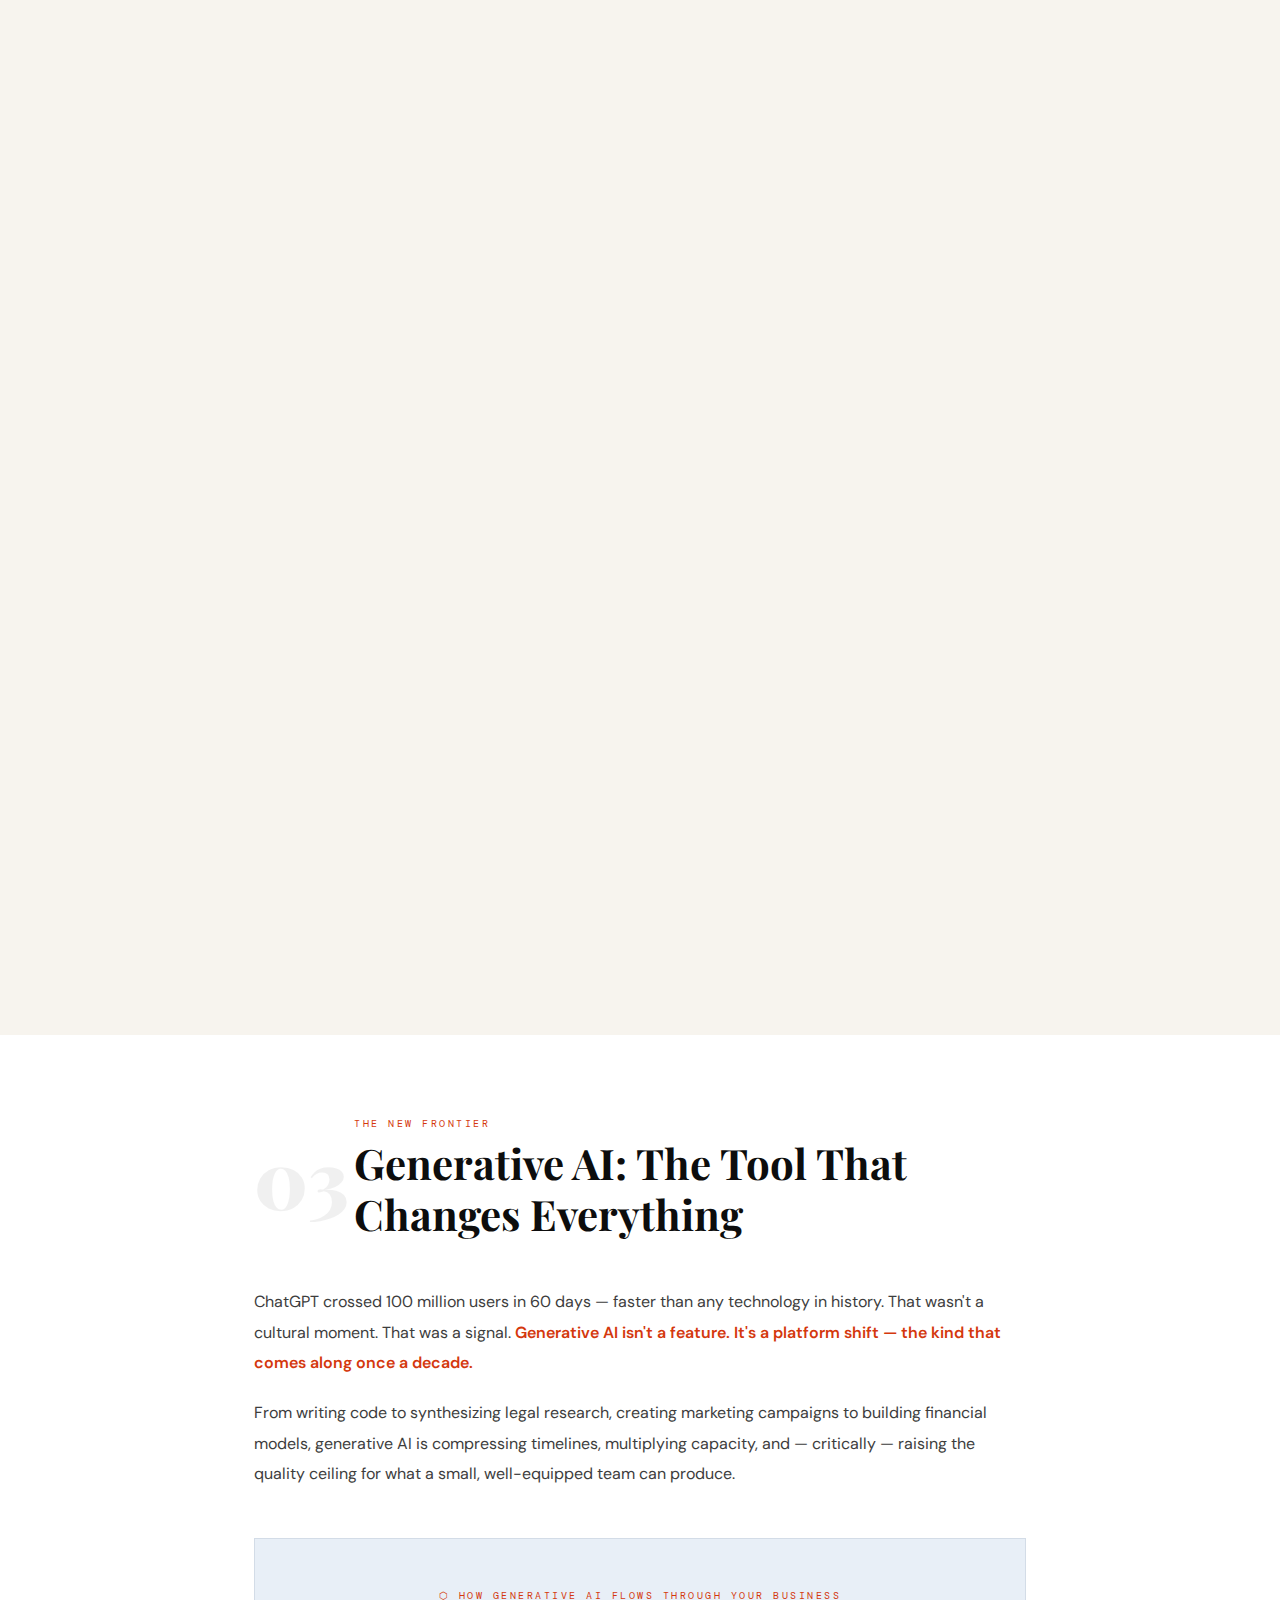
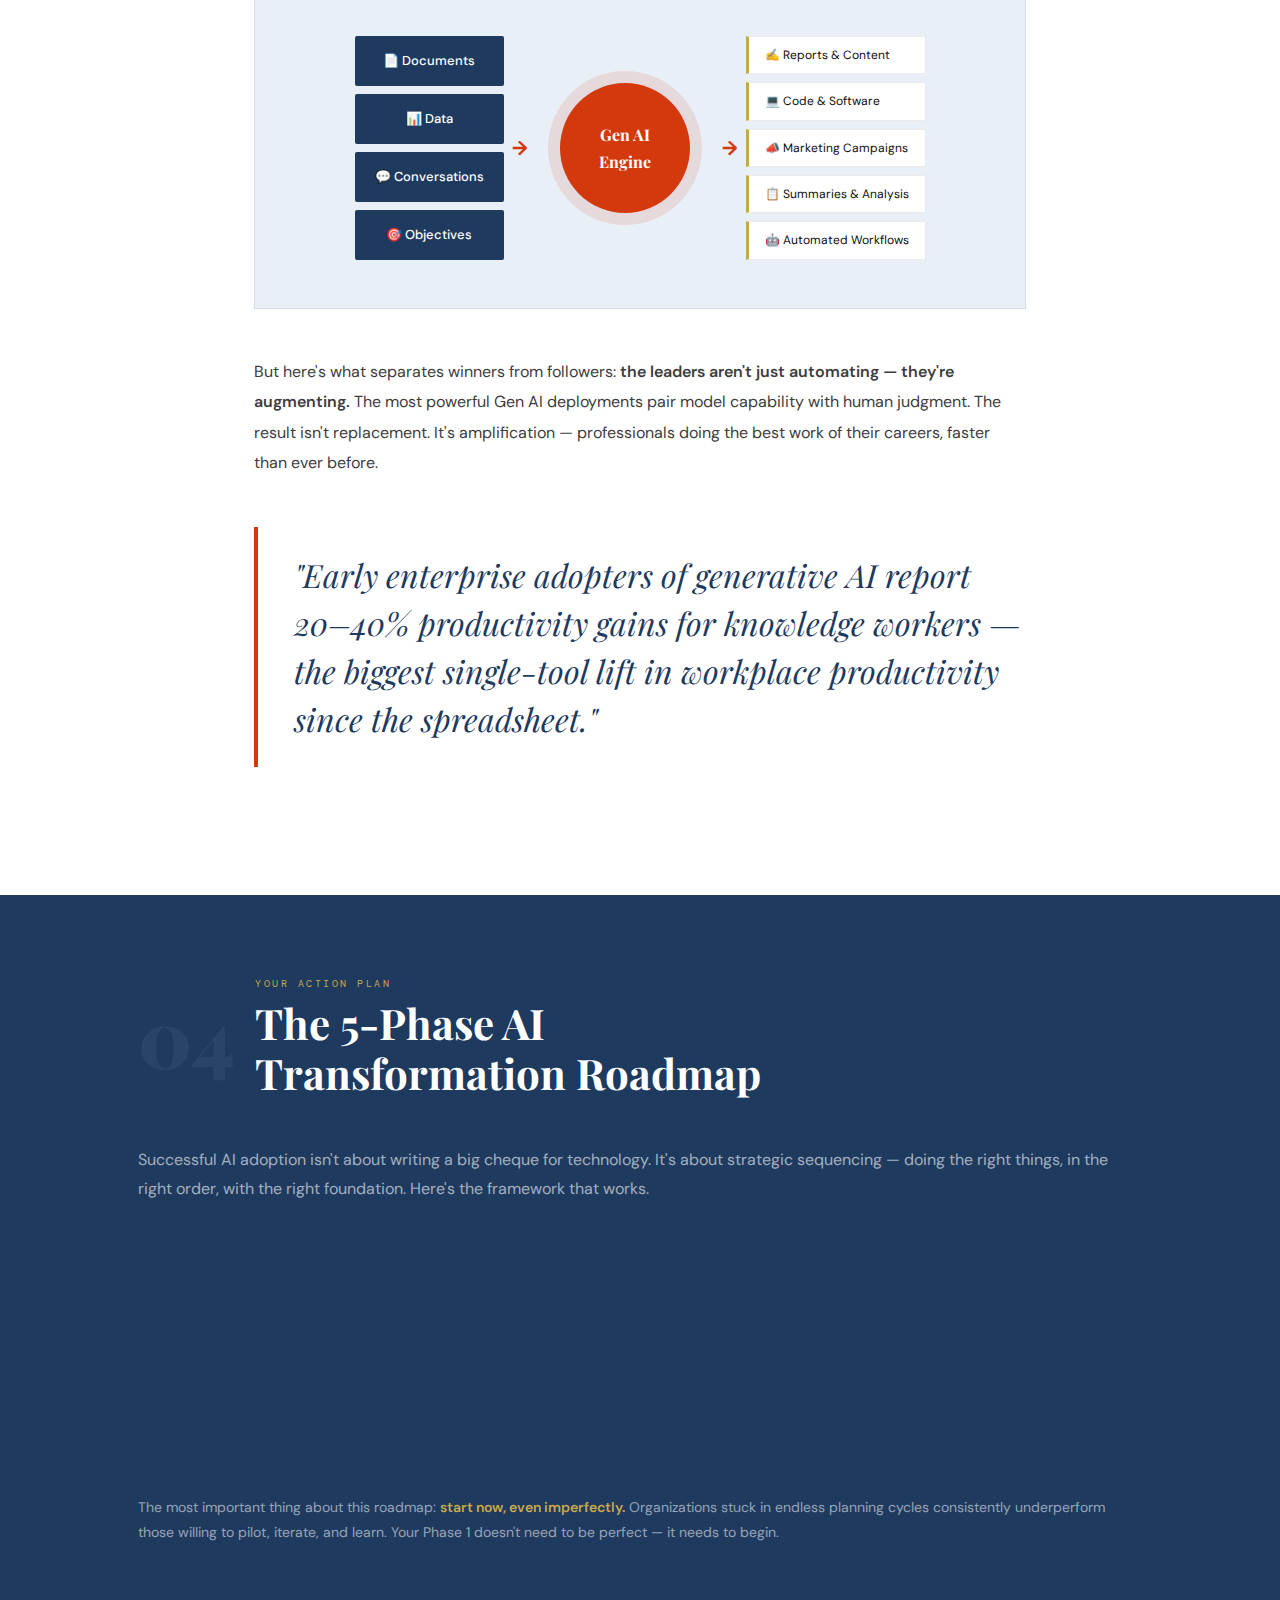
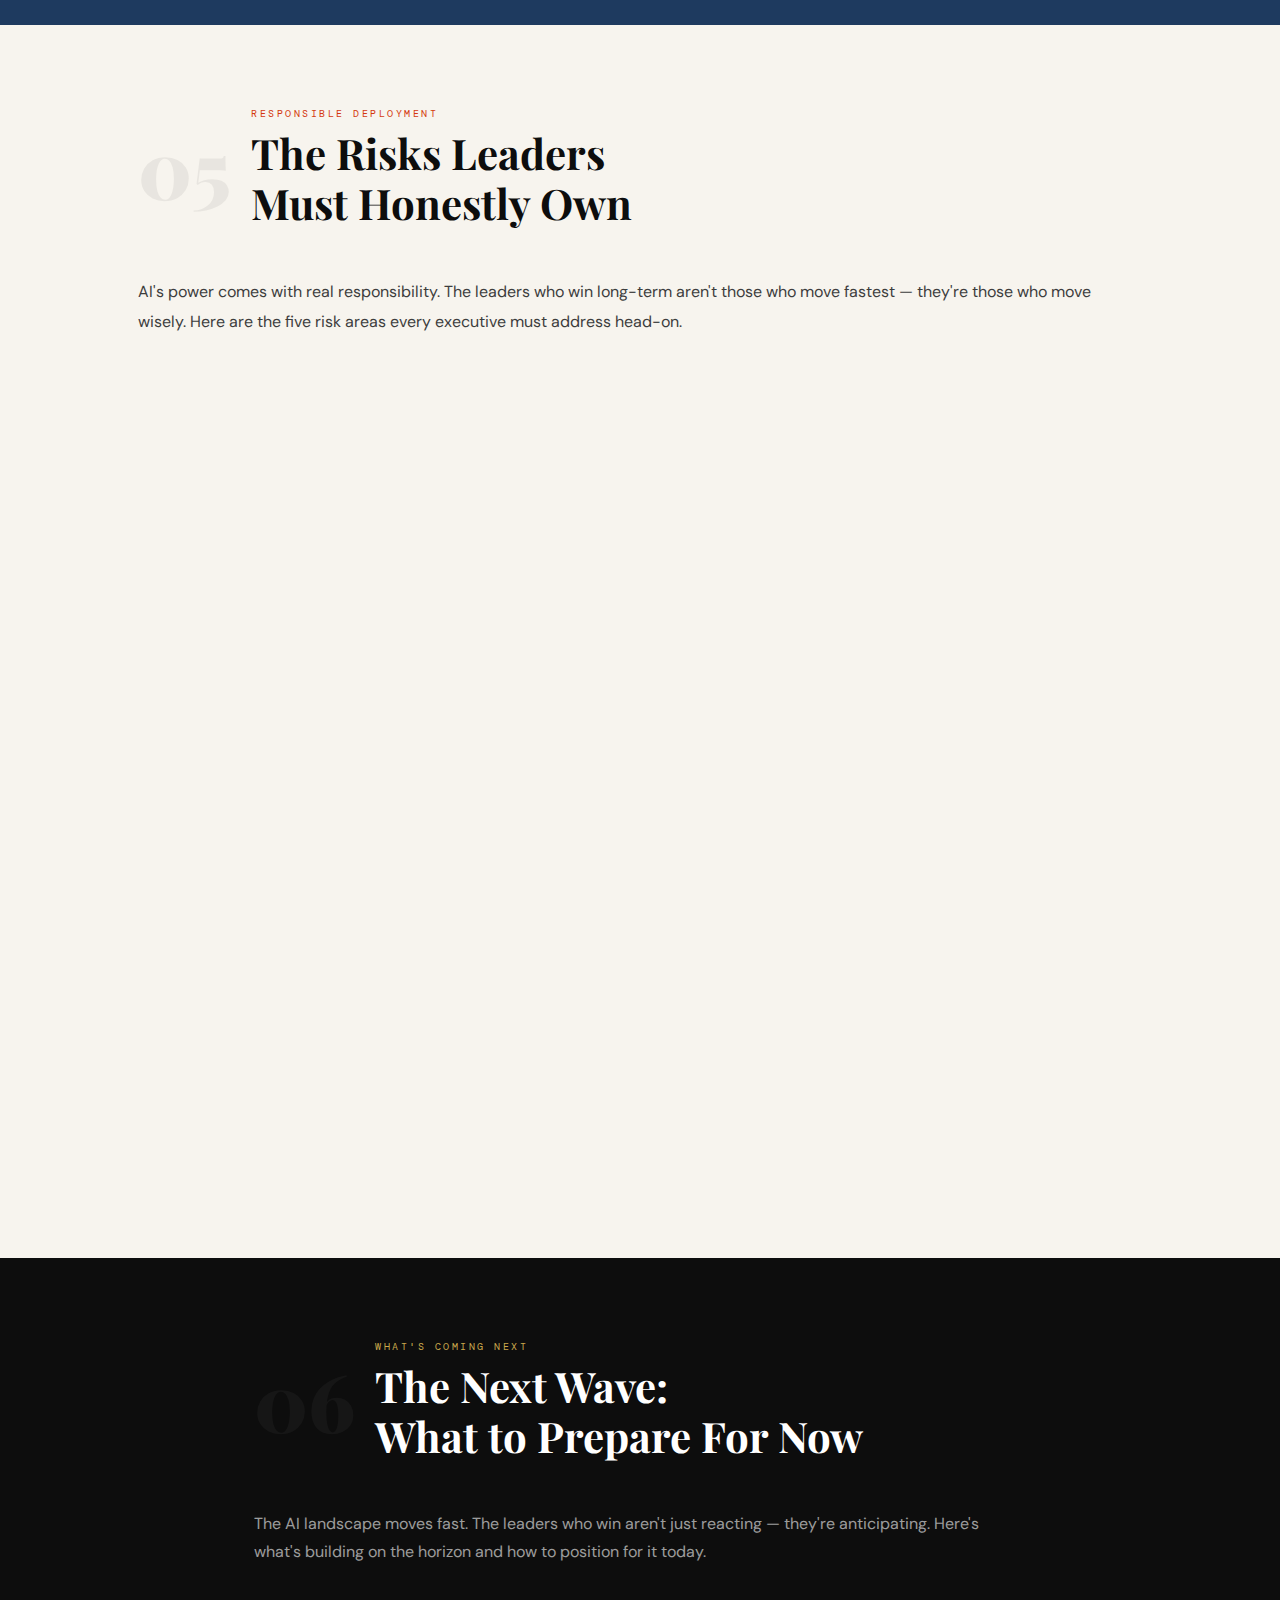
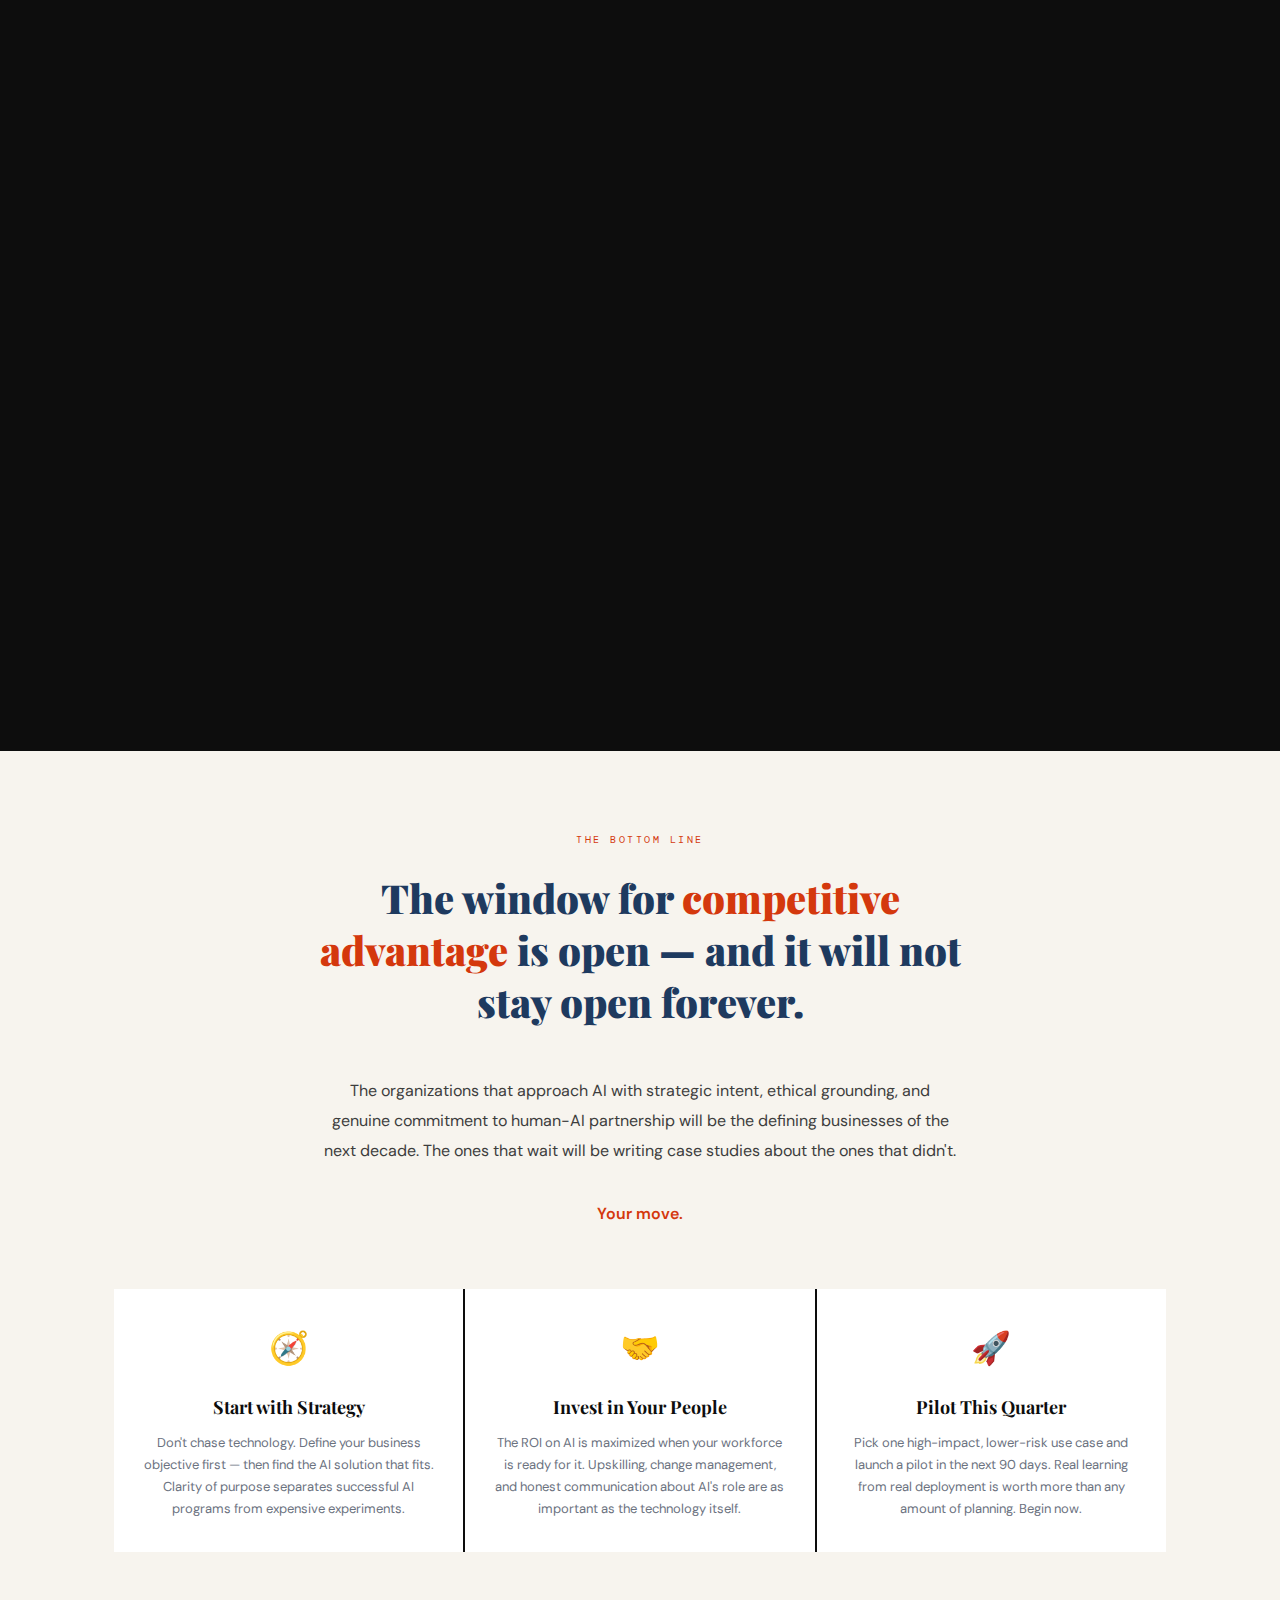
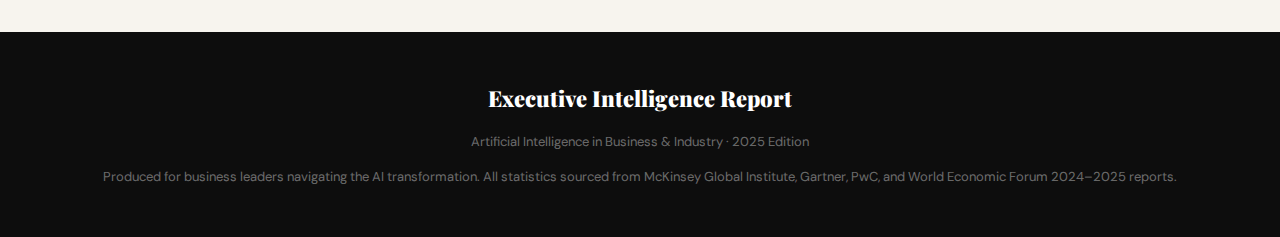
<file: ai_business_article.html>
<!DOCTYPE html>
<html lang="en">
<head>
<meta charset="UTF-8"/>
<meta name="viewport" content="width=device-width, initial-scale=1.0"/>
<title>AI Is Eating Your Industry — Are You Ready? | Executive Intelligence Report</title>
<link href="https://fonts.googleapis.com/css2?family=Playfair+Display:ital,wght@0,400;0,700;0,900;1,400;1,700&family=DM+Sans:wght@300;400;500;600&family=DM+Mono:wght@400;500&display=swap" rel="stylesheet"/>
<style>
  :root {
    --ink: #0D0D0D;
    --cream: #F7F4EE;
    --accent: #D4380D;
    --gold: #C9A84C;
    --steel: #1E3A5F;
    --steel-light: #2E5F9A;
    --mist: #E8EFF7;
    --mid: #6B7280;
    --white: #FFFFFF;
  }

  *, *::before, *::after { box-sizing: border-box; margin: 0; padding: 0; }

  html { scroll-behavior: smooth; }

  body {
    font-family: 'DM Sans', sans-serif;
    background: var(--cream);
    color: var(--ink);
    line-height: 1.7;
    overflow-x: hidden;
  }

  /* ── PROGRESS BAR ── */
  #progress-bar {
    position: fixed; top: 0; left: 0; height: 3px;
    background: linear-gradient(90deg, var(--accent), var(--gold));
    width: 0%; z-index: 9999; transition: width 0.1s ease;
  }

  /* ── NAV ── */
  nav {
    position: fixed; top: 3px; left: 0; right: 0; z-index: 999;
    background: rgba(247,244,238,0.95); backdrop-filter: blur(12px);
    border-bottom: 1px solid rgba(0,0,0,0.08);
    padding: 14px 40px;
    display: flex; align-items: center; justify-content: space-between;
  }
  .nav-brand {
    font-family: 'DM Mono', monospace;
    font-size: 11px; letter-spacing: 0.2em;
    color: var(--accent); text-transform: uppercase; font-weight: 500;
  }
  .nav-links { display: flex; gap: 28px; list-style: none; }
  .nav-links a {
    font-size: 12px; letter-spacing: 0.08em; text-transform: uppercase;
    color: var(--mid); text-decoration: none; font-weight: 500;
    transition: color 0.2s;
  }
  .nav-links a:hover { color: var(--accent); }

  /* ── HERO ── */
  .hero {
    min-height: 100vh;
    background: var(--steel);
    position: relative; overflow: hidden;
    display: flex; align-items: center; justify-content: center;
    padding: 120px 40px 80px;
  }

  .hero-grid {
    position: absolute; inset: 0;
    background-image:
      linear-gradient(rgba(255,255,255,0.03) 1px, transparent 1px),
      linear-gradient(90deg, rgba(255,255,255,0.03) 1px, transparent 1px);
    background-size: 60px 60px;
    animation: gridDrift 30s linear infinite;
  }
  @keyframes gridDrift { from { transform: translateY(0); } to { transform: translateY(60px); } }

  .hero-glow {
    position: absolute; width: 700px; height: 700px;
    background: radial-gradient(circle, rgba(212,56,13,0.25) 0%, transparent 70%);
    top: 50%; left: 50%; transform: translate(-50%, -50%);
    animation: pulse 6s ease-in-out infinite;
  }
  @keyframes pulse { 0%,100% { opacity: 0.6; transform: translate(-50%,-50%) scale(1); } 50% { opacity: 1; transform: translate(-50%,-50%) scale(1.1); } }

  .hero-content { position: relative; z-index: 2; text-align: center; max-width: 900px; }

  .hero-eyebrow {
    font-family: 'DM Mono', monospace;
    font-size: 11px; letter-spacing: 0.3em;
    color: var(--gold); text-transform: uppercase;
    margin-bottom: 28px;
    opacity: 0; animation: fadeUp 0.8s 0.3s forwards;
  }

  .hero-title {
    font-family: 'Playfair Display', serif;
    font-size: clamp(42px, 7vw, 88px);
    font-weight: 900; line-height: 1.05;
    color: var(--white);
    margin-bottom: 32px;
    opacity: 0; animation: fadeUp 0.8s 0.5s forwards;
  }
  .hero-title em {
    font-style: italic; color: var(--gold);
    display: block;
  }

  .hero-sub {
    font-size: 18px; color: rgba(255,255,255,0.65);
    max-width: 600px; margin: 0 auto 48px;
    font-weight: 300; line-height: 1.8;
    opacity: 0; animation: fadeUp 0.8s 0.7s forwards;
  }

  .hero-meta {
    display: flex; align-items: center; justify-content: center; gap: 32px;
    opacity: 0; animation: fadeUp 0.8s 0.9s forwards;
  }
  .hero-meta-item {
    display: flex; flex-direction: column; align-items: center; gap: 4px;
  }
  .hero-meta-label { font-size: 10px; letter-spacing: 0.2em; color: rgba(255,255,255,0.4); text-transform: uppercase; }
  .hero-meta-value { font-family: 'DM Mono', monospace; font-size: 13px; color: var(--gold); }
  .hero-divider { width: 1px; height: 36px; background: rgba(255,255,255,0.15); }

  .hero-scroll {
    position: absolute; bottom: 36px; left: 50%; transform: translateX(-50%);
    display: flex; flex-direction: column; align-items: center; gap: 8px;
    animation: bounce 2s ease-in-out infinite;
  }
  .hero-scroll span { font-size: 10px; letter-spacing: 0.2em; color: rgba(255,255,255,0.35); text-transform: uppercase; }
  .scroll-arrow { width: 20px; height: 20px; border-right: 2px solid rgba(255,255,255,0.3); border-bottom: 2px solid rgba(255,255,255,0.3); transform: rotate(45deg); }
  @keyframes bounce { 0%,100% { transform: translateX(-50%) translateY(0); } 50% { transform: translateX(-50%) translateY(8px); } }

  @keyframes fadeUp {
    from { opacity: 0; transform: translateY(24px); }
    to { opacity: 1; transform: translateY(0); }
  }

  /* ── LAYOUT ── */
  .container { max-width: 820px; margin: 0 auto; padding: 0 24px; }
  .container-wide { max-width: 1100px; margin: 0 auto; padding: 0 24px; }

  section { padding: 80px 0; }

  /* ── STAT STRIP ── */
  .stat-strip {
    background: var(--accent);
    padding: 0;
  }
  .stat-strip-inner {
    display: grid; grid-template-columns: repeat(4, 1fr);
    max-width: 1100px; margin: 0 auto;
  }
  .stat-item {
    padding: 40px 32px;
    border-right: 1px solid rgba(255,255,255,0.15);
    text-align: center;
    opacity: 0; transform: translateY(20px);
    transition: all 0.6s ease;
  }
  .stat-item.visible { opacity: 1; transform: translateY(0); }
  .stat-item:last-child { border-right: none; }
  .stat-number {
    font-family: 'Playfair Display', serif;
    font-size: 48px; font-weight: 900;
    color: var(--white); line-height: 1;
    margin-bottom: 8px;
  }
  .stat-label { font-size: 12px; color: rgba(255,255,255,0.7); letter-spacing: 0.1em; text-transform: uppercase; }

  /* ── INTRO SECTION ── */
  .intro-section { background: var(--cream); }
  .pull-quote {
    font-family: 'Playfair Display', serif;
    font-size: clamp(22px, 3vw, 32px);
    font-style: italic; font-weight: 400;
    color: var(--steel);
    border-left: 4px solid var(--accent);
    padding: 24px 0 24px 36px;
    margin: 48px 0;
    line-height: 1.5;
  }

  .intro-lead {
    font-size: 20px; font-weight: 300;
    color: var(--ink); line-height: 1.9;
    margin-bottom: 24px;
  }
  .intro-body {
    font-size: 16px; color: #3D3D3D;
    line-height: 1.9; margin-bottom: 20px;
  }

  /* ── SECTION HEADERS ── */
  .section-header {
    display: flex; align-items: center; gap: 20px;
    margin-bottom: 48px;
  }
  .section-number {
    font-family: 'Playfair Display', serif;
    font-size: 80px; font-weight: 900;
    color: rgba(0,0,0,0.06); line-height: 1;
    min-width: 80px;
  }
  .section-header-text {}
  .section-tag {
    font-family: 'DM Mono', monospace;
    font-size: 10px; letter-spacing: 0.25em;
    color: var(--accent); text-transform: uppercase;
    margin-bottom: 6px;
  }
  .section-title {
    font-family: 'Playfair Display', serif;
    font-size: clamp(28px, 4vw, 42px);
    font-weight: 700; color: var(--ink);
    line-height: 1.2;
  }

  /* ── DARK SECTION ── */
  .dark-section { background: var(--steel); color: var(--white); }
  .dark-section .section-title { color: var(--white); }
  .dark-section .section-tag { color: var(--gold); }
  .dark-section .section-number { color: rgba(255,255,255,0.05); }
  .dark-section p { color: rgba(255,255,255,0.75); }

  /* ── INDUSTRY CARDS ── */
  .industry-grid {
    display: grid; grid-template-columns: repeat(auto-fit, minmax(300px, 1fr));
    gap: 24px; margin-top: 40px;
  }
  .industry-card {
    background: var(--white);
    border-radius: 2px;
    overflow: hidden;
    border: 1px solid rgba(0,0,0,0.06);
    transition: transform 0.3s ease, box-shadow 0.3s ease;
    opacity: 0; transform: translateY(30px);
    transition: opacity 0.5s ease, transform 0.5s ease, box-shadow 0.3s;
  }
  .industry-card.visible { opacity: 1; transform: translateY(0); }
  .industry-card:hover { transform: translateY(-6px); box-shadow: 0 20px 60px rgba(0,0,0,0.12); }
  .industry-card-header {
    padding: 28px 28px 20px;
    border-bottom: 3px solid var(--accent);
    background: var(--steel);
    display: flex; align-items: center; gap: 16px;
  }
  .industry-icon {
    width: 48px; height: 48px;
    background: rgba(255,255,255,0.1);
    border-radius: 50%;
    display: flex; align-items: center; justify-content: center;
    font-size: 22px;
  }
  .industry-name {
    font-family: 'Playfair Display', serif;
    font-size: 18px; font-weight: 700;
    color: var(--white);
  }
  .industry-tag {
    font-size: 10px; letter-spacing: 0.15em;
    color: var(--gold); text-transform: uppercase;
    font-family: 'DM Mono', monospace;
  }
  .industry-card-body { padding: 24px 28px; }
  .industry-desc { font-size: 14px; color: #4A4A4A; line-height: 1.8; margin-bottom: 20px; }
  .industry-stat {
    display: flex; align-items: baseline; gap: 8px;
    padding: 12px 16px;
    background: var(--mist);
    border-left: 3px solid var(--accent);
  }
  .industry-stat-num {
    font-family: 'Playfair Display', serif;
    font-size: 28px; font-weight: 900; color: var(--accent);
  }
  .industry-stat-text { font-size: 12px; color: var(--mid); }

  /* ── ROADMAP DIAGRAM ── */
  .roadmap-diagram {
    position: relative; padding: 60px 0;
  }
  .roadmap-line {
    position: absolute; top: 50%; left: 80px; right: 80px;
    height: 2px; background: rgba(255,255,255,0.15);
    transform: translateY(-50%);
  }
  .roadmap-steps {
    display: grid; grid-template-columns: repeat(5, 1fr);
    gap: 16px; position: relative;
  }
  .roadmap-step {
    display: flex; flex-direction: column; align-items: center;
    text-align: center; position: relative;
    opacity: 0; transform: translateY(20px);
    transition: all 0.5s ease;
  }
  .roadmap-step.visible { opacity: 1; transform: translateY(0); }
  .roadmap-dot {
    width: 56px; height: 56px; border-radius: 50%;
    background: var(--accent);
    display: flex; align-items: center; justify-content: center;
    font-family: 'Playfair Display', serif;
    font-size: 20px; font-weight: 900; color: var(--white);
    margin-bottom: 16px; position: relative; z-index: 2;
    box-shadow: 0 0 0 6px rgba(212,56,13,0.15);
    transition: transform 0.3s, box-shadow 0.3s;
  }
  .roadmap-step:hover .roadmap-dot {
    transform: scale(1.15);
    box-shadow: 0 0 0 10px rgba(212,56,13,0.2);
  }
  .roadmap-step-title {
    font-size: 12px; font-weight: 600; color: var(--white);
    margin-bottom: 8px; text-transform: uppercase; letter-spacing: 0.08em;
  }
  .roadmap-step-desc { font-size: 11px; color: rgba(255,255,255,0.5); line-height: 1.6; }

  /* ── AI VALUE WHEEL DIAGRAM ── */
  .wheel-section { background: var(--cream); }
  .wheel-container {
    display: grid; grid-template-columns: 1fr 1fr;
    gap: 60px; align-items: center; margin-top: 48px;
  }
  .wheel-svg-wrap {
    display: flex; justify-content: center;
  }
  .wheel-svg { width: 340px; height: 340px; }
  .wheel-text-side {}
  .wheel-item {
    display: flex; align-items: flex-start; gap: 16px;
    margin-bottom: 24px; padding: 16px;
    border-left: 3px solid transparent;
    transition: all 0.3s;
    cursor: default;
  }
  .wheel-item:hover { border-left-color: var(--accent); background: var(--mist); }
  .wheel-item-icon {
    width: 36px; height: 36px; border-radius: 50%;
    display: flex; align-items: center; justify-content: center;
    font-size: 16px; flex-shrink: 0;
  }
  .wheel-item-title { font-size: 14px; font-weight: 600; color: var(--ink); margin-bottom: 4px; }
  .wheel-item-desc { font-size: 13px; color: var(--mid); line-height: 1.6; }

  /* ── RISK TABLE ── */
  .risk-grid {
    display: grid; grid-template-columns: 1fr 1fr;
    gap: 20px; margin-top: 40px;
  }
  .risk-card {
    border: 1px solid rgba(0,0,0,0.08);
    padding: 28px;
    background: var(--white);
    position: relative; overflow: hidden;
    opacity: 0; transform: translateY(20px);
    transition: all 0.5s ease;
  }
  .risk-card.visible { opacity: 1; transform: translateY(0); }
  .risk-card::before {
    content: ''; position: absolute; top: 0; left: 0;
    width: 4px; height: 100%; background: var(--accent);
  }
  .risk-card-icon { font-size: 28px; margin-bottom: 12px; }
  .risk-card-title { font-family: 'Playfair Display', serif; font-size: 18px; font-weight: 700; color: var(--ink); margin-bottom: 10px; }
  .risk-card-desc { font-size: 14px; color: var(--mid); line-height: 1.7; }

  /* ── FUTURE TIMELINE ── */
  .future-section { background: var(--ink); }
  .future-section .section-title { color: var(--white); }
  .future-section .section-tag { color: var(--gold); }
  .future-section .section-number { color: rgba(255,255,255,0.04); }
  .timeline { margin-top: 48px; }
  .timeline-item {
    display: grid; grid-template-columns: 100px 1fr;
    gap: 32px; margin-bottom: 40px; align-items: start;
    opacity: 0; transform: translateX(-20px);
    transition: all 0.5s ease;
  }
  .timeline-item.visible { opacity: 1; transform: translateX(0); }
  .timeline-year {
    font-family: 'DM Mono', monospace;
    font-size: 13px; color: var(--gold);
    text-align: right; padding-top: 4px;
    border-right: 2px solid rgba(255,255,255,0.1);
    padding-right: 24px;
  }
  .timeline-content { padding-left: 8px; }
  .timeline-title {
    font-family: 'Playfair Display', serif;
    font-size: 20px; font-weight: 700;
    color: var(--white); margin-bottom: 8px;
  }
  .timeline-desc { font-size: 14px; color: rgba(255,255,255,0.55); line-height: 1.8; }

  /* ── GENAI VISUAL ── */
  .genai-visual {
    background: var(--mist);
    border: 1px solid rgba(30,58,95,0.1);
    padding: 48px;
    margin: 48px 0;
    position: relative;
  }
  .genai-visual-title {
    font-family: 'DM Mono', monospace;
    font-size: 10px; letter-spacing: 0.25em;
    color: var(--accent); text-transform: uppercase;
    margin-bottom: 32px; text-align: center;
  }
  .genai-flow {
    display: flex; align-items: center; justify-content: center;
    gap: 0; flex-wrap: wrap;
  }
  .genai-node {
    background: var(--steel);
    color: var(--white); padding: 14px 20px;
    font-size: 13px; font-weight: 500;
    text-align: center; min-width: 110px;
    border-radius: 2px;
  }
  .genai-arrow {
    font-size: 20px; color: var(--accent);
    padding: 0 8px; font-weight: 700;
  }
  .genai-center {
    background: var(--accent); padding: 20px 28px;
    font-family: 'Playfair Display', serif;
    font-size: 16px; font-weight: 700; color: var(--white);
    text-align: center; border-radius: 50%;
    width: 130px; height: 130px;
    display: flex; align-items: center; justify-content: center;
    margin: 0 24px;
    box-shadow: 0 0 0 12px rgba(212,56,13,0.12);
  }
  .genai-outputs {
    display: flex; flex-direction: column; gap: 8px;
  }
  .genai-output {
    background: var(--white); border: 1px solid rgba(0,0,0,0.08);
    padding: 8px 16px; font-size: 12px;
    display: flex; align-items: center; gap: 8px;
    border-left: 3px solid var(--gold);
  }

  /* ── CONCLUSION ── */
  .conclusion-section { background: var(--cream); }
  .conclusion-quote {
    font-family: 'Playfair Display', serif;
    font-size: clamp(24px, 3.5vw, 40px);
    font-weight: 900; line-height: 1.3;
    color: var(--steel); text-align: center;
    max-width: 700px; margin: 0 auto 48px;
  }
  .conclusion-quote span { color: var(--accent); }

  .cta-grid {
    display: grid; grid-template-columns: repeat(3, 1fr);
    gap: 2px; background: var(--ink); margin-top: 48px;
  }
  .cta-item {
    background: var(--white); padding: 32px 28px;
    text-align: center;
  }
  .cta-item-icon { font-size: 32px; margin-bottom: 16px; }
  .cta-item-title { font-family: 'Playfair Display', serif; font-size: 18px; font-weight: 700; color: var(--ink); margin-bottom: 10px; }
  .cta-item-text { font-size: 13px; color: var(--mid); line-height: 1.7; }

  /* ── FOOTER ── */
  footer {
    background: var(--ink); color: rgba(255,255,255,0.4);
    padding: 48px 40px; text-align: center;
  }
  footer .footer-brand {
    font-family: 'Playfair Display', serif;
    font-size: 22px; font-weight: 900; color: var(--white);
    margin-bottom: 12px;
  }
  footer p { font-size: 13px; line-height: 1.8; }

  /* ── INLINE HIGHLIGHT ── */
  .highlight { color: var(--accent); font-weight: 600; }
  .bold { font-weight: 600; }

  /* ── PERCENTAGE BAR CHART ── */
  .bar-chart { margin: 40px 0; }
  .bar-row {
    display: flex; align-items: center; gap: 16px; margin-bottom: 16px;
  }
  .bar-label { font-size: 13px; color: var(--ink); min-width: 180px; font-weight: 500; }
  .bar-track { flex: 1; height: 10px; background: rgba(0,0,0,0.06); border-radius: 2px; overflow: hidden; }
  .bar-fill {
    height: 100%; background: linear-gradient(90deg, var(--accent), var(--gold));
    border-radius: 2px; width: 0%; transition: width 1.2s ease;
  }
  .bar-pct { font-family: 'DM Mono', monospace; font-size: 13px; color: var(--accent); min-width: 40px; }

  /* ── RESPONSIVE ── */
  @media (max-width: 768px) {
    nav { padding: 12px 20px; }
    .nav-links { display: none; }
    .stat-strip-inner { grid-template-columns: repeat(2, 1fr); }
    .roadmap-steps { grid-template-columns: 1fr; }
    .roadmap-line { display: none; }
    .wheel-container { grid-template-columns: 1fr; }
    .risk-grid { grid-template-columns: 1fr; }
    .cta-grid { grid-template-columns: 1fr; }
    .timeline-item { grid-template-columns: 70px 1fr; gap: 16px; }
    .genai-flow { flex-direction: column; }
    .hero-meta { flex-direction: column; gap: 16px; }
    .hero-divider { display: none; }
  }
</style>
</head>
<body>

<!-- Progress Bar -->
<div id="progress-bar"></div>

<!-- Nav -->
<nav>
  <div class="nav-brand">Executive Intelligence Report · 2025</div>
  <ul class="nav-links">
    <li><a href="#business-case">Business Case</a></li>
    <li><a href="#industries">Industries</a></li>
    <li><a href="#genai">Gen AI</a></li>
    <li><a href="#roadmap">Roadmap</a></li>
    <li><a href="#future">Future</a></li>
  </ul>
</nav>

<!-- Hero -->
<section class="hero">
  <div class="hero-grid"></div>
  <div class="hero-glow"></div>
  <div class="hero-content">
    <p class="hero-eyebrow">⚡ The Defining Business Shift of Our Generation</p>
    <h1 class="hero-title">
      AI Is Eating<br/>
      <em>Your Industry.</em><br/>
      Are You Ready?
    </h1>
    <p class="hero-sub">
      The companies that thrive in the next decade won't be the biggest — they'll be the smartest. Here's your executive blueprint for surviving and leading the AI revolution.
    </p>
    <div class="hero-meta">
      <div class="hero-meta-item">
        <span class="hero-meta-label">Read Time</span>
        <span class="hero-meta-value">12 min</span>
      </div>
      <div class="hero-divider"></div>
      <div class="hero-meta-item">
        <span class="hero-meta-label">Published</span>
        <span class="hero-meta-value">Feb 2025</span>
      </div>
      <div class="hero-divider"></div>
      <div class="hero-meta-item">
        <span class="hero-meta-label">Audience</span>
        <span class="hero-meta-value">C-Suite & Leaders</span>
      </div>
      <div class="hero-divider"></div>
      <div class="hero-meta-item">
        <span class="hero-meta-label">Sector</span>
        <span class="hero-meta-value">All Industries</span>
      </div>
    </div>
  </div>
  <div class="hero-scroll">
    <span>Scroll to Read</span>
    <div class="scroll-arrow"></div>
  </div>
</section>

<!-- Stat Strip -->
<div class="stat-strip">
  <div class="stat-strip-inner">
    <div class="stat-item">
      <div class="stat-number">72%</div>
      <div class="stat-label">Organizations using AI in at least one function</div>
    </div>
    <div class="stat-item">
      <div class="stat-number">$15.7T</div>
      <div class="stat-label">AI's projected contribution to global GDP by 2030</div>
    </div>
    <div class="stat-item">
      <div class="stat-number">30%</div>
      <div class="stat-label">Average operational efficiency gain for early adopters</div>
    </div>
    <div class="stat-item">
      <div class="stat-number">18mo</div>
      <div class="stat-label">Typical time to measurable ROI from AI deployment</div>
    </div>
  </div>
</div>

<!-- Intro -->
<section class="intro-section">
  <div class="container">
    <p class="intro-lead">
      Let's cut through the noise. <span class="highlight">AI is not coming — it's already here.</span> It's inside your competitors' boardrooms, on their factory floors, in their customer service pipelines. Every week you wait is market share you don't get back.
    </p>
    <p class="intro-body">
      This is not a technology story. It never was. This is a <span class="bold">strategy story</span> — about which organizations have the clarity and courage to act, and which will spend the next five years playing catch-up with companies that did.
    </p>
    <div class="pull-quote">
      "The question is no longer whether to adopt AI. It's whether you can afford not to — and for most industries, the answer is becoming dangerously clear."
    </div>
    <p class="intro-body">
      This executive brief walks you through the full landscape: the real business case, how AI is rewriting the rules in your sector, the honest risks, and a practical five-phase roadmap you can act on this quarter. No hype. No jargon. Just the intelligence you need.
    </p>
  </div>
</section>

<!-- Business Case -->
<section id="business-case" style="background:#fff; padding: 80px 0;">
  <div class="container-wide">
    <div class="section-header" style="padding: 0 24px;">
      <div class="section-number">01</div>
      <div class="section-header-text">
        <div class="section-tag">The Business Case</div>
        <h2 class="section-title">Why AI is the<br/>Best ROI You'll Ever See</h2>
      </div>
    </div>
    <div class="container">
      <p class="intro-body">
        Forget the philosophical debates. The numbers are in — and they're staggering. AI isn't a cost center; it's the highest-leverage investment on most balance sheets right now. Here's where the value lives:
      </p>
      <!-- Bar Chart Diagram -->
      <div class="bar-chart" id="barChart">
        <div class="bar-row">
          <div class="bar-label">Cost Reduction</div>
          <div class="bar-track"><div class="bar-fill" data-pct="82"></div></div>
          <div class="bar-pct">82%</div>
        </div>
        <div class="bar-row">
          <div class="bar-label">Productivity Gains</div>
          <div class="bar-track"><div class="bar-fill" data-pct="75"></div></div>
          <div class="bar-pct">75%</div>
        </div>
        <div class="bar-row">
          <div class="bar-label">Customer Experience</div>
          <div class="bar-track"><div class="bar-fill" data-pct="68"></div></div>
          <div class="bar-pct">68%</div>
        </div>
        <div class="bar-row">
          <div class="bar-label">Revenue Growth</div>
          <div class="bar-track"><div class="bar-fill" data-pct="61"></div></div>
          <div class="bar-pct">61%</div>
        </div>
        <div class="bar-row">
          <div class="bar-label">Risk Reduction</div>
          <div class="bar-track"><div class="bar-fill" data-pct="54"></div></div>
          <div class="bar-pct">54%</div>
        </div>
        <p style="font-size:11px; color: #9CA3AF; margin-top:12px;">% of AI-adopting organizations reporting significant impact in each category — McKinsey, 2024</p>
      </div>
      <p class="intro-body">
        Behind every bar above is a real story: a manufacturer that cut unplanned downtime by 40% with predictive maintenance; a bank that slashed fraud losses by $200M using real-time AI detection; a retailer that grew average order value by 23% through personalized recommendations. <span class="highlight">These are not pilot programs — they are full-scale deployments, running now.</span>
      </p>
    </div>
  </div>
</section>

<!-- Industries -->
<section id="industries" class="intro-section">
  <div class="container-wide">
    <div class="section-header" style="padding: 0 24px;">
      <div class="section-number">02</div>
      <div class="section-header-text">
        <div class="section-tag">Sector Intelligence</div>
        <h2 class="section-title">AI Is Rewriting the<br/>Rules in Every Industry</h2>
      </div>
    </div>
    <p class="intro-body" style="padding: 0 24px; margin-bottom:0;">No sector is immune. No role is untouched. Here is how the revolution is playing out across the industries that matter most.</p>
    <div class="industry-grid" style="padding: 0 24px;">
      <div class="industry-card">
        <div class="industry-card-header">
          <div class="industry-icon">🏦</div>
          <div>
            <div class="industry-name">Financial Services</div>
            <div class="industry-tag">Banking · Insurance · Investment</div>
          </div>
        </div>
        <div class="industry-card-body">
          <p class="industry-desc">JPMorgan's COiN platform reviews commercial loan agreements in seconds — a task that once consumed 360,000 attorney hours annually. AI-driven robo-advisors now manage over $1.4T in assets. Fraud detection models catch threats in milliseconds. The economics of finance are being permanently rewritten.</p>
          <div class="industry-stat">
            <div class="industry-stat-num">$1.4T</div>
            <div class="industry-stat-text">Assets managed by AI-driven platforms globally</div>
          </div>
        </div>
      </div>
      <div class="industry-card">
        <div class="industry-card-header">
          <div class="industry-icon">🏥</div>
          <div>
            <div class="industry-name">Healthcare & Life Sciences</div>
            <div class="industry-tag">Diagnostics · Drug Discovery · Care</div>
          </div>
        </div>
        <div class="industry-card-body">
          <p class="industry-desc">Deep learning models now match or exceed radiologist accuracy in detecting early-stage cancers. AlphaFold solved protein-folding in months — a problem that eluded science for decades. AI is compressing the drug discovery timeline from years to months, with profound implications for humanity.</p>
          <div class="industry-stat">
            <div class="industry-stat-num">70%</div>
            <div class="industry-stat-text">Reduction in early-stage drug discovery time</div>
          </div>
        </div>
      </div>
      <div class="industry-card">
        <div class="industry-card-header">
          <div class="industry-icon">🏭</div>
          <div>
            <div class="industry-name">Manufacturing & Supply Chain</div>
            <div class="industry-tag">Automation · Maintenance · Logistics</div>
          </div>
        </div>
        <div class="industry-card-body">
          <p class="industry-desc">AI vision systems inspect products at 100x human speed. Predictive maintenance prevents catastrophic equipment failures before they occur. Intelligent supply chains self-optimize in real time — a capability that proved critical during recent global logistics disruptions.</p>
          <div class="industry-stat">
            <div class="industry-stat-num">40%</div>
            <div class="industry-stat-text">Reduction in unplanned downtime through predictive AI</div>
          </div>
        </div>
      </div>
      <div class="industry-card">
        <div class="industry-card-header">
          <div class="industry-icon">🛍️</div>
          <div>
            <div class="industry-name">Retail & Consumer Goods</div>
            <div class="industry-tag">Personalization · Pricing · Inventory</div>
          </div>
        </div>
        <div class="industry-card-body">
          <p class="industry-desc">Amazon credits ~35% of its revenue to its AI recommendation engine. Dynamic pricing algorithms maximize margin in real time. AI-powered demand sensing is ending overstock and stockout cycles. Cashier-less stores powered by computer vision are redefining what "retail" means.</p>
          <div class="industry-stat">
            <div class="industry-stat-num">35%</div>
            <div class="industry-stat-text">Amazon's revenue attributed to AI recommendations</div>
          </div>
        </div>
      </div>
      <div class="industry-card">
        <div class="industry-card-header">
          <div class="industry-icon">⚖️</div>
          <div>
            <div class="industry-name">Professional Services</div>
            <div class="industry-tag">Legal · Consulting · Accounting</div>
          </div>
        </div>
        <div class="industry-card-body">
          <p class="industry-desc">Contract review that took days now takes minutes. Due diligence that required teams of analysts is now AI-assisted and far more comprehensive. The economics of knowledge work are being transformed — not eliminated, but elevated. Human talent is refocusing on judgment, relationships, and strategy.</p>
          <div class="industry-stat">
            <div class="industry-stat-num">60%</div>
            <div class="industry-stat-text">Reduction in time spent on routine legal document review</div>
          </div>
        </div>
      </div>
      <div class="industry-card">
        <div class="industry-card-header">
          <div class="industry-icon">🏗️</div>
          <div>
            <div class="industry-name">Real Estate & Construction</div>
            <div class="industry-tag">Valuation · Planning · Safety</div>
          </div>
        </div>
        <div class="industry-card-body">
          <p class="industry-desc">AI-powered property valuation models outperform traditional appraisals in speed and accuracy. Computer vision on construction sites detects safety violations in real time. Generative design tools create optimized building plans that human architects alone could never produce.</p>
          <div class="industry-stat">
            <div class="industry-stat-num">25%</div>
            <div class="industry-stat-text">Construction cost savings through AI-driven project planning</div>
          </div>
        </div>
      </div>
    </div>
  </div>
</section>

<!-- Gen AI Section -->
<section id="genai" style="background:#fff; padding:80px 0;">
  <div class="container">
    <div class="section-header">
      <div class="section-number">03</div>
      <div class="section-header-text">
        <div class="section-tag">The New Frontier</div>
        <h2 class="section-title">Generative AI: The Tool That Changes Everything</h2>
      </div>
    </div>
    <p class="intro-body">ChatGPT crossed 100 million users in 60 days — faster than any technology in history. That wasn't a cultural moment. That was a signal. <span class="highlight">Generative AI isn't a feature. It's a platform shift — the kind that comes along once a decade.</span></p>
    <p class="intro-body">From writing code to synthesizing legal research, creating marketing campaigns to building financial models, generative AI is compressing timelines, multiplying capacity, and — critically — raising the quality ceiling for what a small, well-equipped team can produce.</p>

    <!-- Generative AI Flow Diagram -->
    <div class="genai-visual">
      <div class="genai-visual-title">⬡ How Generative AI Flows Through Your Business</div>
      <div class="genai-flow">
        <div style="display:flex; flex-direction:column; gap:8px;">
          <div class="genai-node">📄 Documents</div>
          <div class="genai-node">📊 Data</div>
          <div class="genai-node">💬 Conversations</div>
          <div class="genai-node">🎯 Objectives</div>
        </div>
        <div class="genai-arrow">→</div>
        <div class="genai-center">Gen AI Engine</div>
        <div class="genai-arrow">→</div>
        <div class="genai-outputs">
          <div class="genai-output">✍️ Reports & Content</div>
          <div class="genai-output">💻 Code & Software</div>
          <div class="genai-output">📣 Marketing Campaigns</div>
          <div class="genai-output">📋 Summaries & Analysis</div>
          <div class="genai-output">🤖 Automated Workflows</div>
        </div>
      </div>
    </div>

    <p class="intro-body">But here's what separates winners from followers: <span class="bold">the leaders aren't just automating — they're augmenting.</span> The most powerful Gen AI deployments pair model capability with human judgment. The result isn't replacement. It's amplification — professionals doing the best work of their careers, faster than ever before.</p>

    <div class="pull-quote">
      "Early enterprise adopters of generative AI report 20–40% productivity gains for knowledge workers — the biggest single-tool lift in workplace productivity since the spreadsheet."
    </div>
  </div>
</section>

<!-- Roadmap -->
<section id="roadmap" class="dark-section" style="padding:80px 0;">
  <div class="container-wide">
    <div class="section-header" style="padding:0 24px;">
      <div class="section-number">04</div>
      <div class="section-header-text">
        <div class="section-tag">Your Action Plan</div>
        <h2 class="section-title">The 5-Phase AI<br/>Transformation Roadmap</h2>
      </div>
    </div>
    <p style="color:rgba(255,255,255,0.6); padding:0 24px; margin-bottom: 16px; font-size:16px; line-height:1.8;">
      Successful AI adoption isn't about writing a big cheque for technology. It's about strategic sequencing — doing the right things, in the right order, with the right foundation. Here's the framework that works.
    </p>
    <div class="roadmap-diagram" style="padding: 40px 24px;">
      <div class="roadmap-steps" id="roadmapSteps">
        <div class="roadmap-step" style="transition-delay:0s;">
          <div class="roadmap-dot">1</div>
          <div class="roadmap-step-title">Assess & Prioritize</div>
          <div class="roadmap-step-desc">Map your pain points to AI capabilities. Ruthlessly prioritize the use cases where impact is clearest and speed is highest.</div>
        </div>
        <div class="roadmap-step" style="transition-delay:0.15s;">
          <div class="roadmap-dot">2</div>
          <div class="roadmap-step-title">Build Foundations</div>
          <div class="roadmap-step-desc">Invest in data quality, cloud infrastructure, and talent. AI is only as good as the data and people behind it.</div>
        </div>
        <div class="roadmap-step" style="transition-delay:0.3s;">
          <div class="roadmap-dot">3</div>
          <div class="roadmap-step-title">Pilot & Validate</div>
          <div class="roadmap-step-desc">Launch focused pilots with clear KPIs. Build organizational confidence before scaling. Fail fast, learn faster.</div>
        </div>
        <div class="roadmap-step" style="transition-delay:0.45s;">
          <div class="roadmap-dot">4</div>
          <div class="roadmap-step-title">Scale & Govern</div>
          <div class="roadmap-step-desc">Scale proven use cases enterprise-wide. Establish AI governance, monitoring, bias auditing, and accountability.</div>
        </div>
        <div class="roadmap-step" style="transition-delay:0.6s;">
          <div class="roadmap-dot">5</div>
          <div class="roadmap-step-title">Innovate & Lead</div>
          <div class="roadmap-step-desc">Move from operational AI to strategic AI. Build competitive moats. Make AI a core part of your identity.</div>
        </div>
      </div>
    </div>
    <div style="padding: 0 24px; margin-top: 24px;">
      <p style="color:rgba(255,255,255,0.55); font-size:14px; line-height:1.8;">
        The most important thing about this roadmap: <span style="color:var(--gold); font-weight:600;">start now, even imperfectly.</span> Organizations stuck in endless planning cycles consistently underperform those willing to pilot, iterate, and learn. Your Phase 1 doesn't need to be perfect — it needs to begin.
      </p>
    </div>
  </div>
</section>

<!-- AI Value Wheel -->
<section class="wheel-section" style="padding:80px 0;">
  <div class="container-wide">
    <div class="section-header" style="padding:0 24px;">
      <div class="section-number">05</div>
      <div class="section-header-text">
        <div class="section-tag">Responsible Deployment</div>
        <h2 class="section-title">The Risks Leaders<br/>Must Honestly Own</h2>
      </div>
    </div>
    <p class="intro-body" style="padding: 0 24px;">AI's power comes with real responsibility. The leaders who win long-term aren't those who move fastest — they're those who move wisely. Here are the five risk areas every executive must address head-on.</p>
    <div class="risk-grid" style="padding: 0 24px;" id="riskGrid">
      <div class="risk-card">
        <div class="risk-card-icon">⚖️</div>
        <div class="risk-card-title">Bias & Fairness</div>
        <div class="risk-card-desc">AI models trained on historical data inherit historical biases. In lending, hiring, or healthcare, biased AI isn't just a PR problem — it's a legal and moral liability. Diverse training data and ongoing auditing are non-negotiable.</div>
      </div>
      <div class="risk-card">
        <div class="risk-card-icon">🔐</div>
        <div class="risk-card-title">Data Privacy & Security</div>
        <div class="risk-card-desc">AI systems are hungry for data — and that data is valuable and vulnerable. GDPR, CCPA, and sector-specific regulations create a compliance minefield. Adversarial attacks on AI systems are a growing threat. Data governance is foundational.</div>
      </div>
      <div class="risk-card">
        <div class="risk-card-icon">🔍</div>
        <div class="risk-card-title">Transparency & Explainability</div>
        <div class="risk-card-desc">"Black box" AI that can't explain its decisions is a regulatory and reputational time bomb — especially in high-stakes contexts. Explainability isn't optional in regulated industries. It's a design requirement.</div>
      </div>
      <div class="risk-card">
        <div class="risk-card-icon">👥</div>
        <div class="risk-card-title">Workforce Transformation</div>
        <div class="risk-card-desc">AI will reshape job roles at scale. The leaders who handle this well invest in reskilling, transition support, and honest communication. Those who don't will face trust deficits that no technology can fix.</div>
      </div>
      <div class="risk-card">
        <div class="risk-card-icon">📋</div>
        <div class="risk-card-title">Governance & Accountability</div>
        <div class="risk-card-desc">When AI systems make mistakes — and they will — someone must be accountable. Clear ownership, escalation paths, and alignment with emerging regulation (EU AI Act and beyond) are no longer optional considerations.</div>
      </div>
      <div class="risk-card">
        <div class="risk-card-icon">🌍</div>
        <div class="risk-card-title">Environmental Impact</div>
        <div class="risk-card-desc">Training large AI models consumes significant energy. Organizations with sustainability commitments must factor AI's environmental footprint into deployment decisions and vendor selection. Responsible AI is also green AI.</div>
      </div>
    </div>
  </div>
</section>

<!-- Future Timeline -->
<section id="future" class="future-section" style="padding:80px 0;">
  <div class="container">
    <div class="section-header">
      <div class="section-number">06</div>
      <div class="section-header-text">
        <div class="section-tag">What's Coming Next</div>
        <h2 class="section-title" style="color:#fff;">The Next Wave:<br/>What to Prepare For Now</h2>
      </div>
    </div>
    <p style="color:rgba(255,255,255,0.6); font-size:16px; line-height:1.8; margin-bottom:48px;">
      The AI landscape moves fast. The leaders who win aren't just reacting — they're anticipating. Here's what's building on the horizon and how to position for it today.
    </p>
    <div class="timeline" id="timeline">
      <div class="timeline-item">
        <div class="timeline-year">Now → 2025</div>
        <div class="timeline-content">
          <div class="timeline-title">Agentic AI Takes Over Workflows</div>
          <div class="timeline-desc">The next frontier isn't chatbots — it's AI agents that can plan, reason, and autonomously execute complex multi-step tasks. Imagine an AI that doesn't just draft your sales report — it pulls the data, analyzes the trends, formats the presentation, and schedules the meeting. This is landing now.</div>
        </div>
      </div>
      <div class="timeline-item">
        <div class="timeline-year">2025 → 2026</div>
        <div class="timeline-content">
          <div class="timeline-title">Multimodal AI Unlocks New Applications</div>
          <div class="timeline-desc">AI systems that seamlessly process text, images, audio, and video simultaneously will unlock capabilities currently unimaginable. Product design, media production, physical-world sensing, and real-time interpretation of complex environments will be transformed.</div>
        </div>
      </div>
      <div class="timeline-item">
        <div class="timeline-year">2026 → 2027</div>
        <div class="timeline-content">
          <div class="timeline-title">AI at the Edge Becomes Standard</div>
          <div class="timeline-desc">AI deployed directly on devices — IoT sensors, smartphones, industrial equipment — enables real-time intelligence without cloud dependency. This will be critical for manufacturing, healthcare diagnostics, and any application where latency or privacy prohibits cloud processing.</div>
        </div>
      </div>
      <div class="timeline-item">
        <div class="timeline-year">2027+</div>
        <div class="timeline-content">
          <div class="timeline-title">AI-Native Organizations Dominate</div>
          <div class="timeline-desc">The ultimate competitive advantage won't be any single AI tool — it will be organizational AI fluency. The companies that build AI into their culture, decision-making, and DNA today will possess capabilities that late-movers simply cannot replicate on a short timeline.</div>
        </div>
      </div>
    </div>
  </div>
</section>

<!-- Conclusion -->
<section class="conclusion-section">
  <div class="container" style="text-align:center;">
    <div class="section-tag" style="text-align:center; margin-bottom:24px;">The Bottom Line</div>
    <h2 class="conclusion-quote">
      The window for <span>competitive advantage</span> is open — and it will not stay open forever.
    </h2>
    <p class="intro-body" style="text-align:center; max-width:640px; margin: 0 auto 32px;">
      The organizations that approach AI with strategic intent, ethical grounding, and genuine commitment to human-AI partnership will be the defining businesses of the next decade. The ones that wait will be writing case studies about the ones that didn't.
    </p>
    <p class="intro-body" style="text-align:center; max-width:640px; margin: 0 auto;">
      <span class="highlight">Your move.</span>
    </p>
  </div>
  <div class="container-wide" style="margin-top:60px;">
    <div class="cta-grid">
      <div class="cta-item">
        <div class="cta-item-icon">🧭</div>
        <div class="cta-item-title">Start with Strategy</div>
        <div class="cta-item-text">Don't chase technology. Define your business objective first — then find the AI solution that fits. Clarity of purpose separates successful AI programs from expensive experiments.</div>
      </div>
      <div class="cta-item">
        <div class="cta-item-icon">🤝</div>
        <div class="cta-item-title">Invest in Your People</div>
        <div class="cta-item-text">The ROI on AI is maximized when your workforce is ready for it. Upskilling, change management, and honest communication about AI's role are as important as the technology itself.</div>
      </div>
      <div class="cta-item">
        <div class="cta-item-icon">🚀</div>
        <div class="cta-item-title">Pilot This Quarter</div>
        <div class="cta-item-text">Pick one high-impact, lower-risk use case and launch a pilot in the next 90 days. Real learning from real deployment is worth more than any amount of planning. Begin now.</div>
      </div>
    </div>
  </div>
</section>

<!-- Footer -->
<footer>
  <div class="footer-brand">Executive Intelligence Report</div>
  <p>Artificial Intelligence in Business & Industry · 2025 Edition</p>
  <p style="margin-top:12px;">Produced for business leaders navigating the AI transformation. All statistics sourced from McKinsey Global Institute, Gartner, PwC, and World Economic Forum 2024–2025 reports.</p>
</footer>

<script>
  // Progress bar
  window.addEventListener('scroll', () => {
    const scrollTop = window.scrollY;
    const docHeight = document.documentElement.scrollHeight - window.innerHeight;
    const progress = (scrollTop / docHeight) * 100;
    document.getElementById('progress-bar').style.width = progress + '%';
  });

  // Intersection Observer for animations
  const observer = new IntersectionObserver((entries) => {
    entries.forEach(entry => {
      if (entry.isIntersecting) {
        entry.target.classList.add('visible');
      }
    });
  }, { threshold: 0.15 });

  document.querySelectorAll('.stat-item, .industry-card, .roadmap-step, .risk-card, .timeline-item').forEach(el => {
    observer.observe(el);
  });

  // Bar chart animation
  const barObserver = new IntersectionObserver((entries) => {
    entries.forEach(entry => {
      if (entry.isIntersecting) {
        entry.target.querySelectorAll('.bar-fill').forEach(bar => {
          const pct = bar.getAttribute('data-pct');
          setTimeout(() => { bar.style.width = pct + '%'; }, 200);
        });
        barObserver.unobserve(entry.target);
      }
    });
  }, { threshold: 0.3 });

  const barChart = document.getElementById('barChart');
  if (barChart) barObserver.observe(barChart);

  // Staggered card delays
  document.querySelectorAll('.industry-card').forEach((card, i) => {
    card.style.transitionDelay = (i * 0.1) + 's';
  });
  document.querySelectorAll('.risk-card').forEach((card, i) => {
    card.style.transitionDelay = (i * 0.1) + 's';
  });
  document.querySelectorAll('.timeline-item').forEach((item, i) => {
    item.style.transitionDelay = (i * 0.15) + 's';
  });
</script>
</body>
</html>
</file>
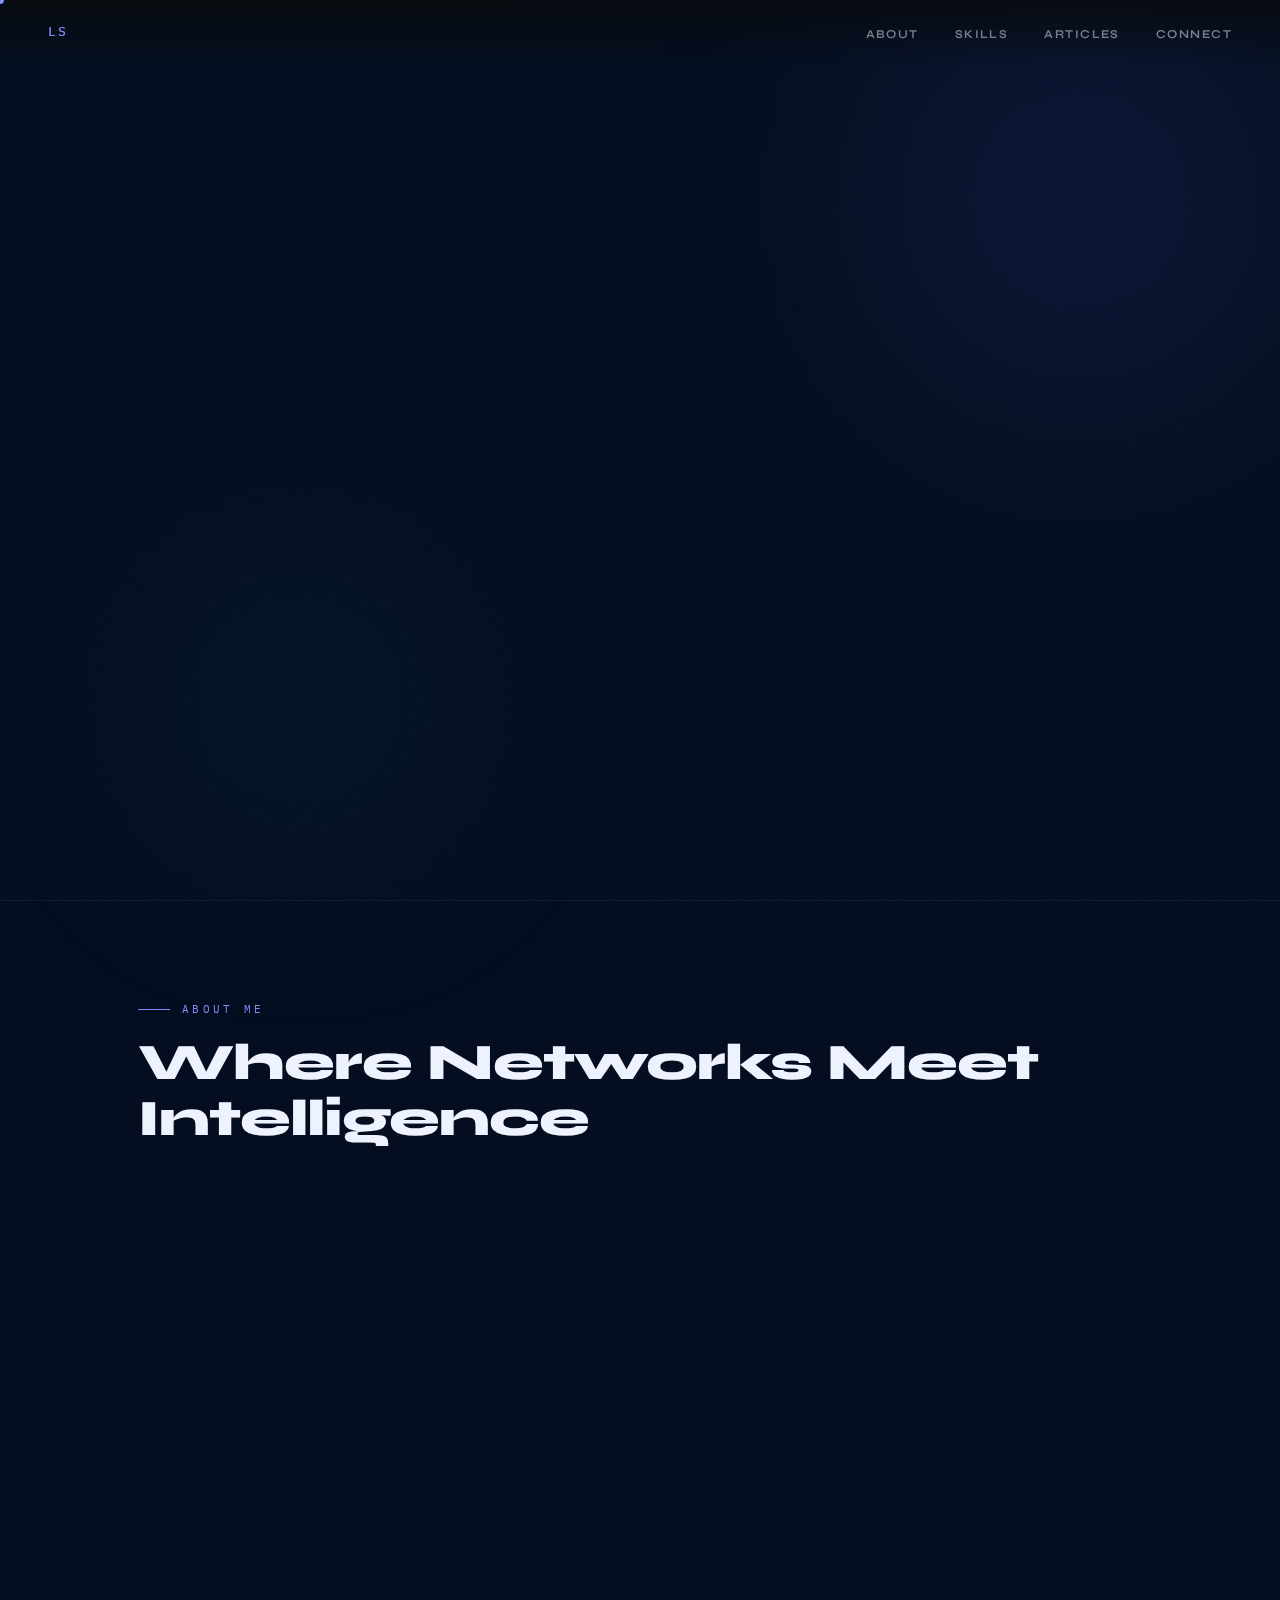
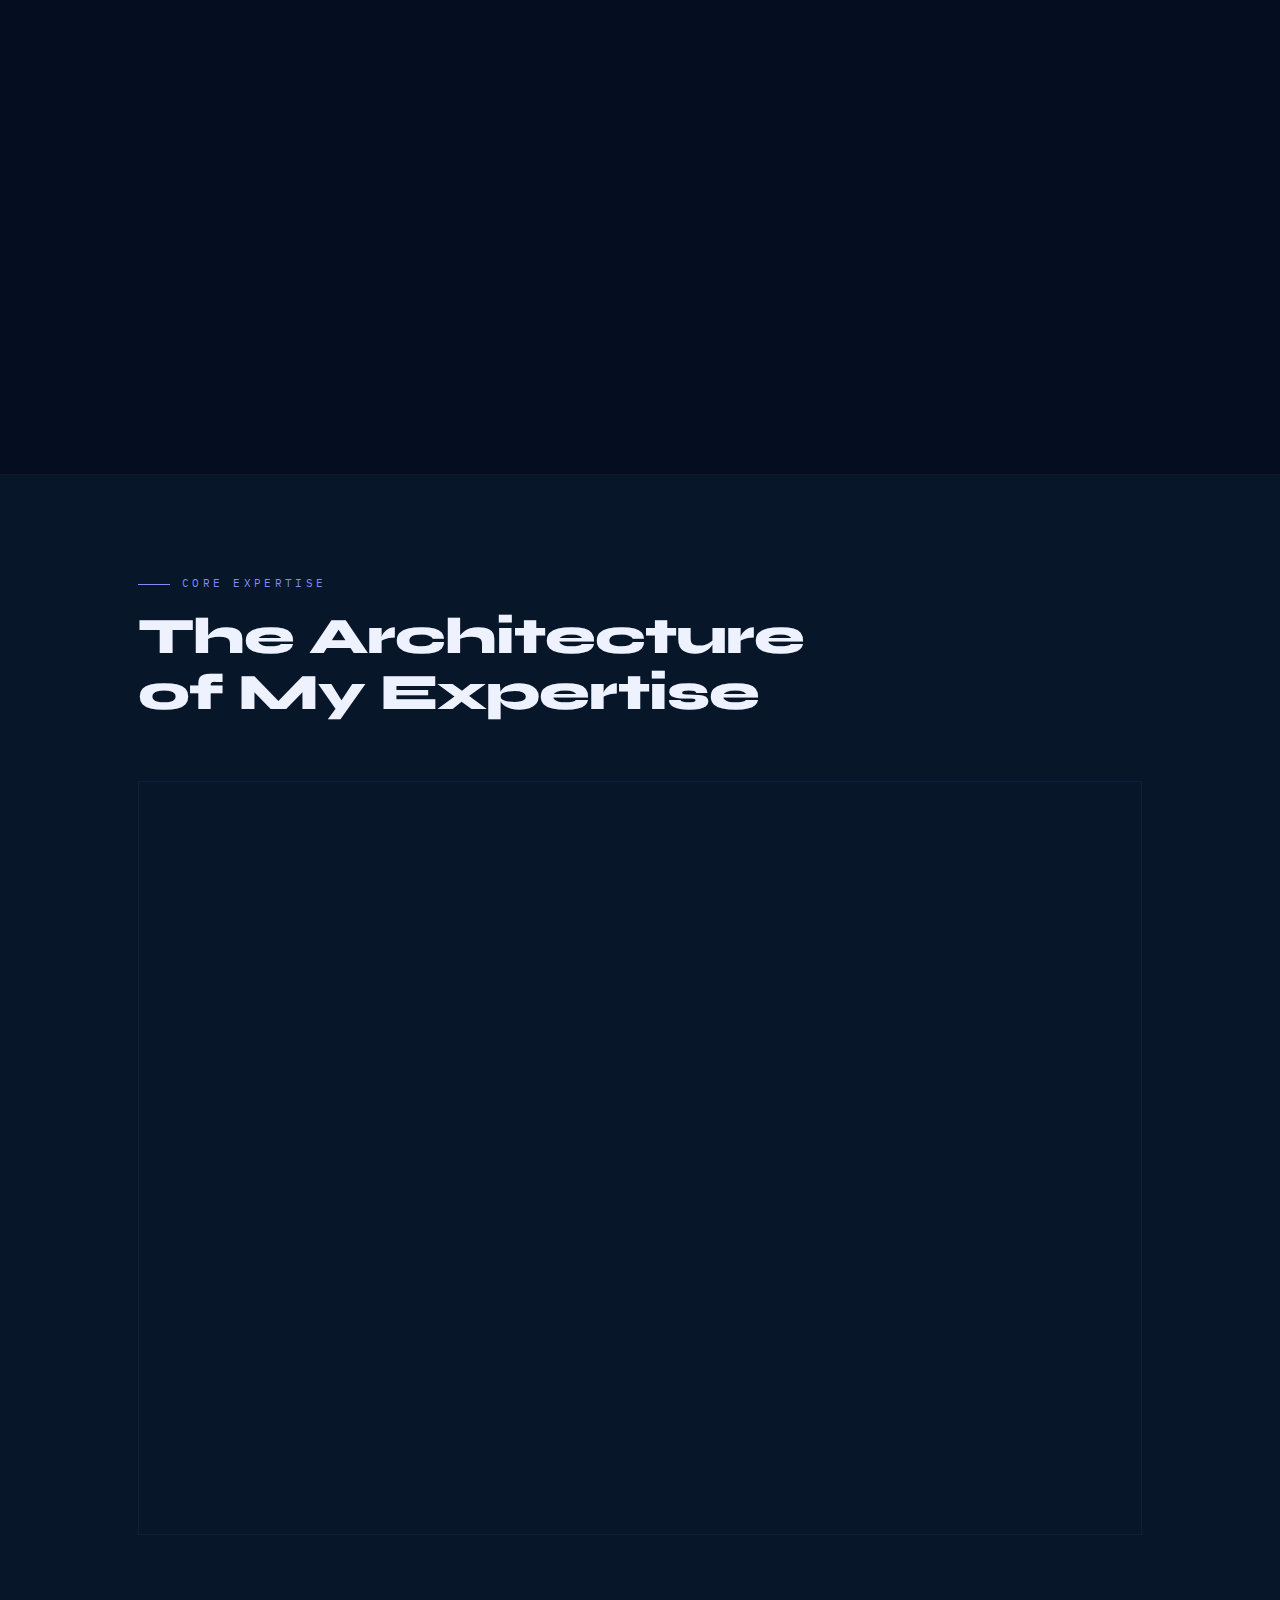
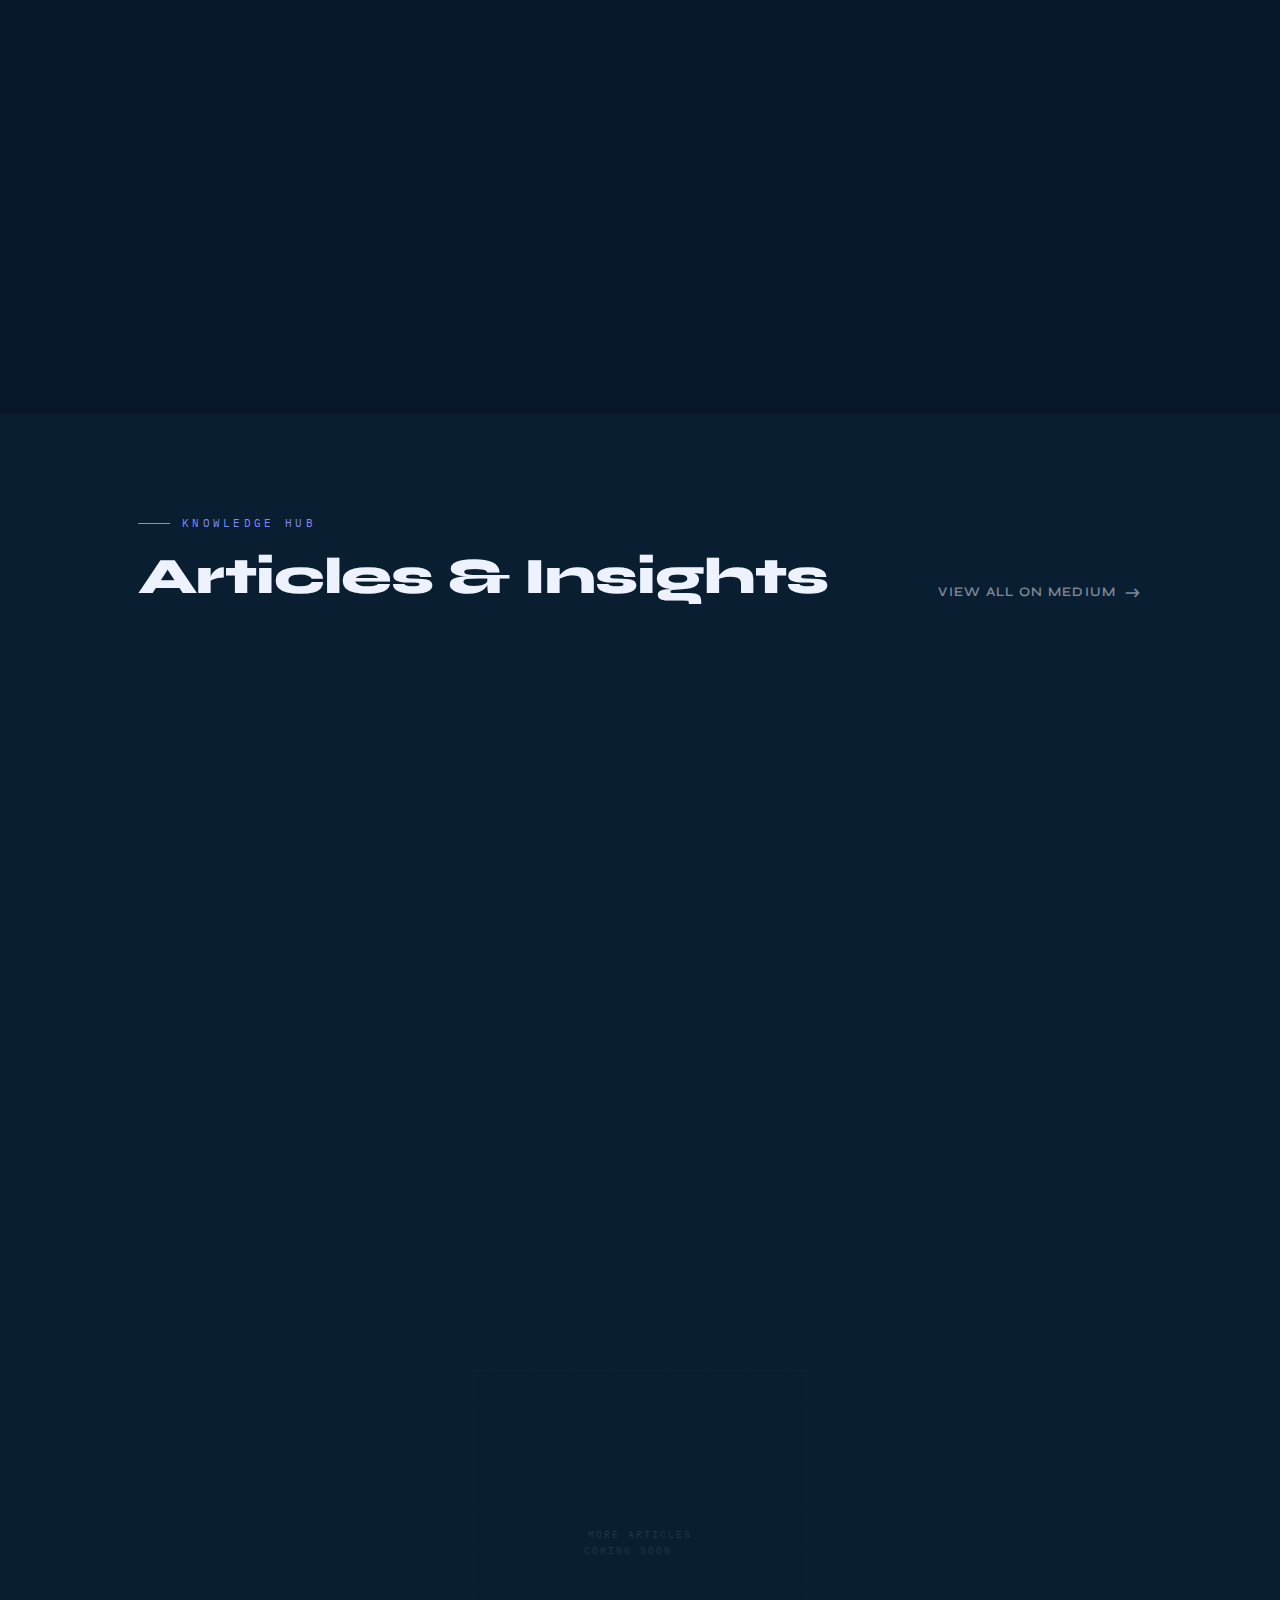
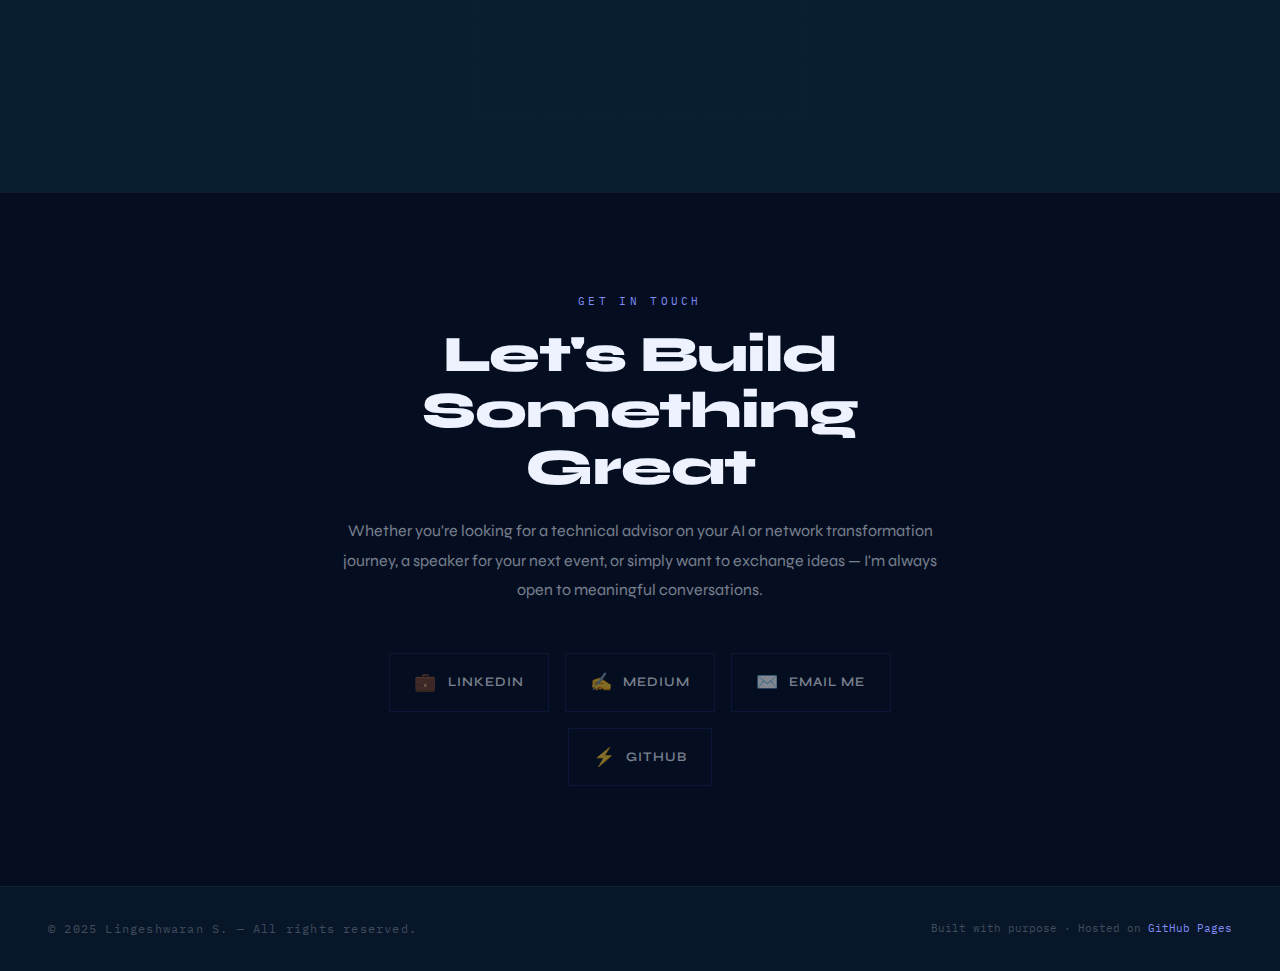
<file: indexbackup.html>
<!DOCTYPE html>
<html lang="en">
<head>
<meta charset="UTF-8"/>
<meta name="viewport" content="width=device-width, initial-scale=1.0"/>
<title>Lingeshwaran S — AI & Innovation Transformation Architect</title>
<meta name="description" content="AI & Innovation Transformation Architect | SDWAN | SASE | Network & Cloud | 13+ Years Building the Future of Enterprise Technology"/>
<meta property="og:title" content="Lingeshwaran S — AI & Innovation Transformation Architect"/>
<meta property="og:description" content="SDWAN · SASE · Cloud · Automation · AI Transformation"/>
<link href="https://fonts.googleapis.com/css2?family=Syne:wght@400;600;700;800&family=Instrument+Serif:ital@0;1&family=IBM+Plex+Mono:wght@300;400;500&display=swap" rel="stylesheet"/>
<style>
* { box-sizing: border-box; margin: 0; padding: 0; }
html { scroll-behavior: smooth; }

:root {
  --bg: #040E20;
  --bg2: #071628;
  --bg3: #0A1E32;
  --line: rgba(255,255,255,0.05);
  --white: #EEF2FF;
  --muted: rgba(238,242,255,0.5);
  --dim: rgba(238,242,255,0.25);
  --teal: #818CF8;
  --teal2: #6366F1;
  --gold: #22D3EE;
  --red: #FF4D4D;
  --card: rgba(99,102,241,0.04);
  --card-hover: rgba(99,102,241,0.08);
  --border: rgba(99,102,241,0.1);
}

body {
  font-family: 'Syne', sans-serif;
  background: var(--bg);
  color: var(--white);
  overflow-x: hidden;
  line-height: 1.6;
}

/* ── CURSOR DOT ── */
.cursor {
  position: fixed; width: 8px; height: 8px;
  background: var(--teal); border-radius: 50%;
  pointer-events: none; z-index: 9999;
  transform: translate(-50%, -50%);
  transition: transform 0.1s, opacity 0.3s;
  mix-blend-mode: screen;
}

/* ── NOISE OVERLAY ── */
body::before {
  content: '';
  position: fixed; inset: 0; z-index: 0;
  background-image: url("data:image/svg+xml,%3Csvg viewBox='0 0 256 256' xmlns='http://www.w3.org/2000/svg'%3E%3Cfilter id='noise'%3E%3CfeTurbulence type='fractalNoise' baseFrequency='0.9' numOctaves='4' stitchTiles='stitch'/%3E%3C/filter%3E%3Crect width='100%25' height='100%25' filter='url(%23noise)' opacity='0.04'/%3E%3C/svg%3E");
  pointer-events: none; opacity: 0.4;
}

/* ── NAV ── */
nav {
  position: fixed; top: 0; left: 0; right: 0; z-index: 100;
  padding: 20px 48px;
  display: flex; align-items: center; justify-content: space-between;
  background: linear-gradient(to bottom, rgba(8,12,16,0.95) 0%, transparent 100%);
  backdrop-filter: blur(8px);
}
.nav-logo {
  font-family: 'IBM Plex Mono', monospace;
  font-size: 13px; font-weight: 500;
  color: var(--teal); letter-spacing: 0.15em;
  text-transform: uppercase; text-decoration: none;
}
.nav-links { display: flex; gap: 36px; list-style: none; }
.nav-links a {
  font-size: 12px; font-weight: 600; letter-spacing: 0.12em;
  text-transform: uppercase; color: var(--muted);
  text-decoration: none; transition: color 0.25s;
  position: relative;
}
.nav-links a::after {
  content: ''; position: absolute; bottom: -4px; left: 0;
  width: 0; height: 1px; background: var(--teal);
  transition: width 0.3s;
}
.nav-links a:hover { color: var(--white); }
.nav-links a:hover::after { width: 100%; }

/* ── HERO ── */
.hero {
  min-height: 100vh;
  display: flex; align-items: center;
  padding: 120px 48px 80px;
  position: relative; overflow: hidden;
}

/* Animated network grid */
.hero-canvas {
  position: absolute; inset: 0; z-index: 0;
  opacity: 0.35;
}

/* Gradient orbs */
.orb {
  position: absolute; border-radius: 50%;
  filter: blur(120px); pointer-events: none;
}
.orb-1 {
  width: 600px; height: 600px;
  background: radial-gradient(circle, rgba(99,102,241,0.18), transparent 70%);
  top: -100px; right: -100px;
  animation: orbFloat 12s ease-in-out infinite;
}
.orb-2 {
  width: 400px; height: 400px;
  background: radial-gradient(circle, rgba(34,211,238,0.1), transparent 70%);
  bottom: 0; left: 100px;
  animation: orbFloat 16s ease-in-out infinite reverse;
}
@keyframes orbFloat {
  0%,100% { transform: translate(0,0) scale(1); }
  33% { transform: translate(30px,-40px) scale(1.05); }
  66% { transform: translate(-20px,20px) scale(0.97); }
}

.hero-inner {
  position: relative; z-index: 2;
  max-width: 1100px; margin: 0 auto; width: 100%;
  display: grid; grid-template-columns: 1fr auto;
  gap: 80px; align-items: center;
}

.hero-badge {
  display: inline-flex; align-items: center; gap: 8px;
  background: rgba(99,102,241,0.08);
  border: 1px solid rgba(99,102,241,0.2);
  padding: 6px 14px; border-radius: 2px;
  font-family: 'IBM Plex Mono', monospace;
  font-size: 11px; color: var(--teal);
  letter-spacing: 0.2em; text-transform: uppercase;
  margin-bottom: 28px;
  opacity: 0; animation: fadeUp 0.7s 0.2s forwards;
}
.hero-badge-dot {
  width: 6px; height: 6px; background: var(--teal);
  border-radius: 50%;
  animation: blink 2s ease-in-out infinite;
}
@keyframes blink { 0%,100% { opacity: 1; } 50% { opacity: 0.2; } }

.hero-name {
  font-family: 'Syne', sans-serif;
  font-size: clamp(36px, 4.5vw, 62px);
  font-weight: 800; line-height: 0.95;
  letter-spacing: -0.03em; color: var(--white);
  margin-bottom: 16px;
  opacity: 0; animation: fadeUp 0.7s 0.35s forwards;
}
.hero-name span { color: var(--teal); }

.hero-title {
  font-family: 'Instrument Serif', serif;
  font-size: clamp(18px, 2.5vw, 26px);
  font-style: italic; color: var(--muted);
  margin-bottom: 32px; font-weight: 400;
  opacity: 0; animation: fadeUp 0.7s 0.5s forwards;
}

.hero-desc {
  font-size: 15px; color: var(--muted);
  max-width: 520px; line-height: 1.85;
  font-weight: 400;
  margin-bottom: 40px;
  opacity: 0; animation: fadeUp 0.7s 0.65s forwards;
}

.hero-tags {
  display: flex; flex-wrap: wrap; gap: 10px;
  margin-bottom: 48px;
  opacity: 0; animation: fadeUp 0.7s 0.8s forwards;
}
.hero-tag {
  font-family: 'IBM Plex Mono', monospace;
  font-size: 11px; padding: 6px 14px;
  border: 1px solid var(--border); color: var(--muted);
  letter-spacing: 0.1em; text-transform: uppercase;
  transition: all 0.25s;
}
.hero-tag:hover { border-color: var(--teal); color: var(--teal); background: rgba(99,102,241,0.05); }

.hero-cta {
  display: flex; gap: 16px; align-items: center;
  opacity: 0; animation: fadeUp 0.7s 0.95s forwards;
}
.btn-primary {
  background: var(--teal); color: var(--bg);
  padding: 14px 28px; font-size: 13px;
  font-weight: 700; letter-spacing: 0.1em;
  text-transform: uppercase; text-decoration: none;
  transition: all 0.25s; border: none; cursor: pointer;
  font-family: 'Syne', sans-serif;
}
.btn-primary:hover { background: var(--teal2); transform: translateY(-2px); }
.btn-secondary {
  color: var(--muted); font-size: 13px; font-weight: 600;
  letter-spacing: 0.1em; text-transform: uppercase;
  text-decoration: none; padding: 14px 0;
  display: flex; align-items: center; gap: 8px;
  transition: color 0.25s;
}
.btn-secondary:hover { color: var(--white); }
.btn-secondary span { font-size: 18px; }

/* Hero right — stats */
.hero-stats {
  display: flex; flex-direction: column; gap: 2px;
  opacity: 0; animation: fadeUp 0.7s 1.1s forwards;
}
.hero-stat {
  padding: 24px 28px;
  border: 1px solid var(--border);
  background: var(--card);
  min-width: 180px; text-align: center;
  transition: all 0.3s;
}
.hero-stat:hover { border-color: rgba(0,201,167,0.3); background: var(--card-hover); }
.hero-stat-num {
  font-size: 36px; font-weight: 800;
  color: var(--teal); line-height: 1;
  margin-bottom: 6px;
  font-family: 'Syne', sans-serif;
}
.hero-stat-label {
  font-family: 'IBM Plex Mono', monospace;
  font-size: 10px; color: var(--dim);
  letter-spacing: 0.15em; text-transform: uppercase;
}

@keyframes fadeUp {
  from { opacity: 0; transform: translateY(20px); }
  to { opacity: 1; transform: translateY(0); }
}

/* ── DIVIDER ── */
.divider {
  height: 1px; background: var(--line);
  margin: 0;
}

/* ── SECTIONS ── */
section { position: relative; z-index: 1; }
.section-inner { max-width: 1100px; margin: 0 auto; padding: 100px 48px; }

.section-eyebrow {
  font-family: 'IBM Plex Mono', monospace;
  font-size: 11px; color: var(--teal);
  letter-spacing: 0.3em; text-transform: uppercase;
  margin-bottom: 16px;
  display: flex; align-items: center; gap: 12px;
}
.section-eyebrow::before {
  content: ''; display: block;
  width: 32px; height: 1px; background: var(--teal);
}

.section-heading {
  font-size: clamp(32px, 4vw, 52px);
  font-weight: 800; line-height: 1.1;
  letter-spacing: -0.02em; margin-bottom: 16px;
}

/* ── ABOUT ── */
.about-grid {
  display: grid; grid-template-columns: 1fr 1fr;
  gap: 80px; align-items: start; margin-top: 60px;
}
.about-text p {
  font-size: 16px; color: var(--muted);
  line-height: 1.9; margin-bottom: 20px; font-weight: 400;
}
.about-text p strong { color: var(--white); font-weight: 600; }
.about-highlight {
  border-left: 2px solid var(--teal);
  padding: 16px 0 16px 24px; margin: 32px 0;
  font-family: 'Instrument Serif', serif;
  font-size: 20px; font-style: italic;
  color: var(--white); line-height: 1.6;
}
.about-right {}
.about-info-item {
  display: flex; justify-content: space-between;
  align-items: center; padding: 16px 0;
  border-bottom: 1px solid var(--line);
}
.about-info-label {
  font-family: 'IBM Plex Mono', monospace;
  font-size: 11px; color: var(--dim);
  letter-spacing: 0.15em; text-transform: uppercase;
}
.about-info-value { font-size: 14px; color: var(--white); font-weight: 600; }
.about-info-value.teal { color: var(--teal); }

/* ── SKILLS ── */
.skills-section { background: var(--bg2); }
.skills-grid {
  display: grid; grid-template-columns: repeat(3, 1fr);
  gap: 2px; margin-top: 60px;
  border: 1px solid var(--border);
}
.skill-card {
  padding: 36px 32px;
  background: var(--bg2);
  border: 1px solid transparent;
  transition: all 0.3s;
  opacity: 0; transform: translateY(20px);
  transition: opacity 0.5s ease, transform 0.5s ease, background 0.3s, border-color 0.3s;
}
.skill-card.visible { opacity: 1; transform: translateY(0); }
.skill-card:hover {
  background: var(--card-hover);
  border-color: rgba(0,201,167,0.15);
}
.skill-card-icon {
  width: 44px; height: 44px;
  border: 1px solid var(--border);
  display: flex; align-items: center; justify-content: center;
  font-size: 20px; margin-bottom: 20px;
  background: var(--card);
  transition: all 0.3s;
}
.skill-card:hover .skill-card-icon {
  border-color: var(--teal); background: rgba(0,201,167,0.08);
}
.skill-card-title {
  font-size: 15px; font-weight: 700; color: var(--white);
  margin-bottom: 10px;
}
.skill-card-desc {
  font-size: 13px; color: var(--muted);
  line-height: 1.75; margin-bottom: 20px;
}
.skill-tags { display: flex; flex-wrap: wrap; gap: 6px; }
.skill-tag {
  font-family: 'IBM Plex Mono', monospace;
  font-size: 10px; padding: 3px 8px;
  background: rgba(0,201,167,0.06);
  border: 1px solid rgba(0,201,167,0.15);
  color: var(--teal); letter-spacing: 0.08em;
}

/* ── EXPERTISE BARS ── */
.expertise-section { background: var(--bg); }
.expertise-grid {
  display: grid; grid-template-columns: 1fr 1fr;
  gap: 60px; margin-top: 60px;
}
.expertise-item { margin-bottom: 28px; }
.expertise-header {
  display: flex; justify-content: space-between;
  align-items: center; margin-bottom: 10px;
}
.expertise-name { font-size: 14px; font-weight: 600; color: var(--white); }
.expertise-pct {
  font-family: 'IBM Plex Mono', monospace;
  font-size: 12px; color: var(--teal);
}
.expertise-track {
  height: 2px; background: var(--line); overflow: hidden;
}
.expertise-fill {
  height: 100%; background: linear-gradient(90deg, var(--teal), var(--gold));
  width: 0%; transition: width 1.4s cubic-bezier(0.4,0,0.2,1);
}

/* ── BLOGS ── */
.blogs-section { background: var(--bg3); }
.blogs-header {
  display: flex; justify-content: space-between;
  align-items: flex-end; margin-bottom: 60px;
}
.blogs-grid {
  display: grid; grid-template-columns: repeat(3, 1fr);
  gap: 2px;
}
.blog-card {
  background: var(--bg2);
  border: 1px solid var(--border);
  padding: 36px 32px;
  display: flex; flex-direction: column;
  transition: all 0.3s; cursor: pointer;
  text-decoration: none; color: inherit;
  opacity: 0; transform: translateY(24px);
  transition: opacity 0.5s ease, transform 0.5s ease, border-color 0.3s, background 0.3s;
}
.blog-card.visible { opacity: 1; transform: translateY(0); }
.blog-card:hover {
  border-color: rgba(0,201,167,0.25);
  background: var(--card-hover);
  transform: translateY(-4px) !important;
}
.blog-card-meta {
  display: flex; align-items: center;
  justify-content: space-between; margin-bottom: 20px;
}
.blog-card-tag {
  font-family: 'IBM Plex Mono', monospace;
  font-size: 10px; color: var(--teal);
  letter-spacing: 0.15em; text-transform: uppercase;
  padding: 4px 10px; border: 1px solid rgba(0,201,167,0.2);
  background: rgba(0,201,167,0.05);
}
.blog-card-date {
  font-family: 'IBM Plex Mono', monospace;
  font-size: 10px; color: var(--dim);
  letter-spacing: 0.1em;
}
.blog-card-title {
  font-size: 18px; font-weight: 700;
  color: var(--white); line-height: 1.3;
  margin-bottom: 14px; flex: 1;
  letter-spacing: -0.01em;
}
.blog-card-excerpt {
  font-size: 13px; color: var(--muted);
  line-height: 1.75; margin-bottom: 24px;
}
.blog-card-footer {
  display: flex; align-items: center;
  justify-content: space-between; margin-top: auto;
  padding-top: 20px; border-top: 1px solid var(--line);
}
.blog-read-time {
  font-family: 'IBM Plex Mono', monospace;
  font-size: 11px; color: var(--dim);
}
.blog-arrow {
  font-size: 18px; color: var(--teal);
  transform: rotate(-45deg);
  transition: transform 0.25s;
}
.blog-card:hover .blog-arrow { transform: rotate(-45deg) translate(3px,-3px); }

/* Featured blog */
.blog-card.featured {
  grid-column: span 3;
  display: grid; grid-template-columns: 1fr 1fr;
  gap: 48px; padding: 48px;
  border-color: rgba(0,201,167,0.15);
  background: linear-gradient(135deg, rgba(0,201,167,0.04), transparent);
}
.blog-card.featured .blog-card-title {
  font-size: 28px;
}
.blog-card.featured .blog-card-excerpt {
  font-size: 15px;
}
.featured-badge {
  display: inline-block;
  font-family: 'IBM Plex Mono', monospace;
  font-size: 10px; color: var(--gold);
  border: 1px solid rgba(245,200,66,0.3);
  background: rgba(245,200,66,0.05);
  padding: 4px 10px; letter-spacing: 0.15em;
  text-transform: uppercase; margin-bottom: 16px;
}

/* Coming soon */
.blog-card.coming-soon {
  border-style: dashed;
  border-color: rgba(255,255,255,0.05);
  background: transparent;
  opacity: 0.4 !important;
  pointer-events: none;
}
.coming-label {
  font-family: 'IBM Plex Mono', monospace;
  font-size: 10px; color: var(--dim);
  letter-spacing: 0.2em; text-transform: uppercase;
  text-align: center; margin: auto;
  padding: 40px 0;
}

/* ── CONNECT ── */
.connect-section { background: var(--bg); }
.connect-inner { text-align: center; max-width: 600px; margin: 0 auto; }
.connect-inner .section-eyebrow { justify-content: center; }
.connect-inner .section-eyebrow::before { display: none; }
.connect-inner p {
  font-size: 16px; color: var(--muted);
  line-height: 1.85; margin: 20px 0 48px;
}
.social-links {
  display: flex; justify-content: center; gap: 16px;
  flex-wrap: wrap;
}
.social-link {
  display: flex; align-items: center; gap: 10px;
  padding: 14px 24px;
  border: 1px solid var(--border);
  color: var(--muted); text-decoration: none;
  font-size: 13px; font-weight: 600;
  letter-spacing: 0.08em; text-transform: uppercase;
  transition: all 0.25s; font-family: 'Syne', sans-serif;
}
.social-link:hover {
  border-color: var(--teal); color: var(--teal);
  background: rgba(0,201,167,0.05);
  transform: translateY(-2px);
}
.social-icon { font-size: 18px; }

/* ── FOOTER ── */
footer {
  background: var(--bg2);
  border-top: 1px solid var(--line);
  padding: 32px 48px;
  display: flex; align-items: center;
  justify-content: space-between;
}
.footer-left {
  font-family: 'IBM Plex Mono', monospace;
  font-size: 12px; color: var(--dim);
  letter-spacing: 0.1em;
}
.footer-right {
  font-family: 'IBM Plex Mono', monospace;
  font-size: 11px; color: var(--dim);
}
.footer-right span { color: var(--teal); }

/* ── RESPONSIVE ── */
@media (max-width: 900px) {
  nav { padding: 16px 24px; }
  .nav-links { display: none; }
  .hero { padding: 100px 24px 60px; }
  .hero-inner { grid-template-columns: 1fr; gap: 40px; }
  .hero-stats { flex-direction: row; flex-wrap: wrap; justify-content: center; }
  .hero-stat { min-width: 130px; }
  .section-inner { padding: 72px 24px; }
  .about-grid { grid-template-columns: 1fr; gap: 40px; }
  .skills-grid { grid-template-columns: 1fr; }
  .expertise-grid { grid-template-columns: 1fr; }
  .blogs-grid { grid-template-columns: 1fr; }
  .blog-card.featured { grid-column: span 1; grid-template-columns: 1fr; }
  footer { flex-direction: column; gap: 12px; text-align: center; padding: 24px; }
}

/* ── SCROLL ANIMATIONS ── */
.reveal {
  opacity: 0; transform: translateY(24px);
  transition: opacity 0.6s ease, transform 0.6s ease;
}
.reveal.visible { opacity: 1; transform: translateY(0); }
</style>
</head>
<body>

<div class="cursor" id="cursor"></div>
<div class="orb orb-1"></div>
<div class="orb orb-2"></div>

<!-- NAV -->
<nav>
  <a class="nav-logo" href="#">LS</a>
  <ul class="nav-links">
    <li><a href="#about">About</a></li>
    <li><a href="#skills">Skills</a></li>
    <li><a href="#blogs">Articles</a></li>
    <li><a href="#connect">Connect</a></li>
  </ul>
</nav>

<!-- HERO -->
<section class="hero">
  <canvas class="hero-canvas" id="networkCanvas"></canvas>
  <div class="hero-inner">
    <div class="hero-left">
      <div class="hero-badge">
        <div class="hero-badge-dot"></div>
         Sharing executive insights on AI, Cloud & Network Transformation
      </div>
      <h1 class="hero-name">Lingesh<span>waran</span><br/>S.</h1>
      <p class="hero-title">AI & Innovation Transformation Architect</p>
      <p class="hero-desc">
        Helping enterprises turn technology investments into measurable business advantage. Bridging the gap between cutting-edge AI and enterprise reality. 13+ years architecting the networks, clouds, and intelligent systems that power tomorrow's businesses — from SD-WAN to SASE to full-scale AI transformation.
      </p>
      <div class="hero-tags">
        <span class="hero-tag">SD-WAN</span>
        <span class="hero-tag">SASE</span>
        <span class="hero-tag">Cloud Architecture</span>
        <span class="hero-tag">Network Security</span>
        <span class="hero-tag">AI Transformation</span>
        <span class="hero-tag">Automation</span>
      </div>
      <div class="hero-cta">
        <a href="#blogs" class="btn-primary">Read My Articles</a>
        <a href="#connect" class="btn-secondary"><span>→</span> Let's Connect</a>
      </div>
    </div>
    <div class="hero-stats">
      <div class="hero-stat">
        <div class="hero-stat-num">13+</div>
        <div class="hero-stat-label">Years Experience</div>
      </div>
      <div class="hero-stat">
        <div class="hero-stat-num">50+</div>
        <div class="hero-stat-label">Enterprise Deployments</div>
      </div>
      <div class="hero-stat">
        <div class="hero-stat-num">15+</div>
        <div class="hero-stat-label">Global Projects</div>
      </div>
      <div class="hero-stat">
        <div class="hero-stat-num">∞</div>
        <div class="hero-stat-label">Problems Solved</div>
      </div>
    </div>
  </div>
</section>

<div class="divider"></div>

<!-- ABOUT -->
<section id="about">
  <div class="section-inner">
    <div class="section-eyebrow">About Me</div>
    <h2 class="section-heading">Where Networks Meet<br/>Intelligence</h2>
    <div class="about-grid">
      <div class="about-text reveal">
        <p>
          I'm <strong>Lingeshwaran S.</strong> — an AI & Innovation Transformation Architect with over a decade of experience designing, deploying, and evolving enterprise-grade network and cloud infrastructure across complex, high-stakes environments.
        </p>
        <p>
          My expertise sits at the intersection of <strong>SD-WAN, SASE, Cloud Architecture, and AI-driven Automation</strong> — the four pillars reshaping how modern enterprises connect, secure, and scale. I've seen the industry evolve from traditional WAN to software-defined everything, and I'm now at the forefront of infusing AI intelligence into every layer of the stack.
        </p>
        <div class="about-highlight">
          "I don't just architect networks. I architect the future of how businesses operate — intelligently, securely, and at scale."
        </div>
        <p>
          My leadership philosophy is simple — technology without business impact is just cost. Every architecture decision I make is anchored in three questions: Does it scale? Does it secure? Does it deliver measurable value to the business?
        </p>
        <p>
          Beyond the technical, I'm passionate about <strong>knowledge sharing</strong> — translating complex technology into strategic insight that business and technology leaders can act on. That's what this space is all about.
        </p>
      </div>
      <div class="about-right reveal">
        <div class="about-info-item">
          <span class="about-info-label">Role</span>
          <span class="about-info-value">AI & Innovation Transformation Architect</span>
        </div>
        <div class="about-info-item">
          <span class="about-info-label">Specialization</span>
          <span class="about-info-value">SD-WAN · SASE · Cloud · AI</span>
        </div>
        <div class="about-info-item">
          <span class="about-info-label">Experience</span>
          <span class="about-info-value teal">13+ Years</span>
        </div>
        <div class="about-info-item">
          <span class="about-info-label">Location</span>
          <span class="about-info-value">Bengaluru, India</span>
        </div>
        <div class="about-info-item">
          <span class="about-info-label">LinkedIn</span>
          <span class="about-info-value teal">lingeshwarans</span>
        </div>
        <div class="about-info-item">
          <span class="about-info-label">Focus Areas</span>
          <span class="about-info-value">Network · Security · Cloud · AI</span>
        </div>
        <div class="about-info-item">
          <span class="about-info-label">Status</span>
          <span class="about-info-value teal">● Active & Writing</span>
        </div>
      </div>
    </div>
  </div>
</section>

<div class="divider"></div>

<!-- SKILLS -->
<section id="skills" class="skills-section">
  <div class="section-inner">
    <div class="section-eyebrow">Core Expertise</div>
    <h2 class="section-heading">The Architecture<br/>of My Expertise</h2>
    <div class="skills-grid">
      <div class="skill-card">
        <div class="skill-card-icon">🌐</div>
        <div class="skill-card-title">SD-WAN Architecture</div>
        <div class="skill-card-desc">Designing and deploying software-defined wide area networks that give enterprises agility, visibility, and control across distributed environments — replacing legacy MPLS with intelligent, policy-driven connectivity.</div>
        <div class="skill-tags">
          <span class="skill-tag">Cisco Viptela</span>
          <span class="skill-tag">VMware VeloCloud</span>
          <span class="skill-tag">Fortinet</span>
          <span class="skill-tag">Zero-Touch Provisioning</span>
        </div>
      </div>
      <div class="skill-card">
        <div class="skill-card-icon">🛡️</div>
        <div class="skill-card-title">SASE & Network Security</div>
        <div class="skill-card-desc">Converging network and security into unified, cloud-delivered SASE frameworks. Zero Trust architecture, secure access, and cloud-native security that protects users wherever they work.</div>
        <div class="skill-tags">
          <span class="skill-tag">Zero Trust</span>
          <span class="skill-tag">ZTNA</span>
          <span class="skill-tag">CASB</span>
          <span class="skill-tag">SWG</span>
          <span class="skill-tag">FWaaS</span>
        </div>
      </div>
      <div class="skill-card">
        <div class="skill-card-icon">☁️</div>
        <div class="skill-card-title">Cloud Architecture</div>
        <div class="skill-card-desc">Multi-cloud and hybrid cloud design across AWS, Azure, and GCP. Building resilient, scalable cloud-native infrastructure with network connectivity, security posture, and cost optimization baked in from day one.</div>
        <div class="skill-tags">
          <span class="skill-tag">AWS</span>
          <span class="skill-tag">Azure</span>
          <span class="skill-tag">GCP</span>
          <span class="skill-tag">Multi-Cloud</span>
          <span class="skill-tag">Hybrid Cloud</span>
        </div>
      </div>
      <div class="skill-card">
        <div class="skill-card-icon">🤖</div>
        <div class="skill-card-title">AI & Innovation Transformation</div>
        <div class="skill-card-desc">Leading AI adoption strategies for enterprise organizations — from use case identification and data readiness to deployment, governance, and building AI-native culture. Translating AI potential into measurable business outcomes.</div>
        <div class="skill-tags">
          <span class="skill-tag">GenAI Strategy</span>
          <span class="skill-tag">MLOps</span>
          <span class="skill-tag">AI Governance</span>
          <span class="skill-tag">LLMs</span>
        </div>
      </div>
      <div class="skill-card">
        <div class="skill-card-icon">⚙️</div>
        <div class="skill-card-title">Network Automation</div>
        <div class="skill-card-desc">Eliminating manual toil through intelligent automation. Infrastructure-as-Code, CI/CD pipelines for network, and AI-driven operations that transform how networks are provisioned, monitored, and healed.</div>
        <div class="skill-tags">
          <span class="skill-tag">Python</span>
          <span class="skill-tag">Ansible</span>
          <span class="skill-tag">Terraform</span>
          <span class="skill-tag">NetDevOps</span>
          <span class="skill-tag">APIs</span>
        </div>
      </div>
      <div class="skill-card">
        <div class="skill-card-icon">📡</div>
        <div class="skill-card-title">Enterprise Network Design</div>
        <div class="skill-card-desc">End-to-end enterprise network architecture — from campus LAN to global WAN. Designing for resilience, performance, scalability, and the increasingly demanding requirements of hybrid work and real-time applications.</div>
        <div class="skill-tags">
          <span class="skill-tag">BGP / OSPF</span>
          <span class="skill-tag">QoS</span>
          <span class="skill-tag">Routing & Switching</span>
          <span class="skill-tag">High Availability</span>
        </div>
      </div>
    </div>

    <!-- Expertise Levels -->
    <div class="expertise-grid" style="margin-top:80px;">
      <div class="reveal">
        <div class="section-eyebrow" style="margin-bottom:32px;">Proficiency Levels</div>
        <div class="expertise-item">
          <div class="expertise-header">
            <span class="expertise-name">SD-WAN Architecture</span>
            <span class="expertise-pct">95%</span>
          </div>
          <div class="expertise-track"><div class="expertise-fill" data-pct="95"></div></div>
        </div>
        <div class="expertise-item">
          <div class="expertise-header">
            <span class="expertise-name">SASE & Network Security</span>
            <span class="expertise-pct">92%</span>
          </div>
          <div class="expertise-track"><div class="expertise-fill" data-pct="92"></div></div>
        </div>
        <div class="expertise-item">
          <div class="expertise-header">
            <span class="expertise-name">Cloud Architecture</span>
            <span class="expertise-pct">88%</span>
          </div>
          <div class="expertise-track"><div class="expertise-fill" data-pct="88"></div></div>
        </div>
        <div class="expertise-item">
          <div class="expertise-header">
            <span class="expertise-name">Network Automation</span>
            <span class="expertise-pct">85%</span>
          </div>
          <div class="expertise-track"><div class="expertise-fill" data-pct="85"></div></div>
        </div>
      </div>
      <div class="reveal">
        <div class="section-eyebrow" style="margin-bottom:32px; opacity:0; pointer-events:none;">.</div>
        <div class="expertise-item">
          <div class="expertise-header">
            <span class="expertise-name">AI Transformation Strategy</span>
            <span class="expertise-pct">90%</span>
          </div>
          <div class="expertise-track"><div class="expertise-fill" data-pct="90"></div></div>
        </div>
        <div class="expertise-item">
          <div class="expertise-header">
            <span class="expertise-name">Python & Scripting</span>
            <span class="expertise-pct">82%</span>
          </div>
          <div class="expertise-track"><div class="expertise-fill" data-pct="82"></div></div>
        </div>
        <div class="expertise-item">
          <div class="expertise-header">
            <span class="expertise-name">Terraform / Ansible</span>
            <span class="expertise-pct">80%</span>
          </div>
          <div class="expertise-track"><div class="expertise-fill" data-pct="80"></div></div>
        </div>
        <div class="expertise-item">
          <div class="expertise-header">
            <span class="expertise-name">Enterprise Network Design</span>
            <span class="expertise-pct">96%</span>
          </div>
          <div class="expertise-track"><div class="expertise-fill" data-pct="96"></div></div>
        </div>
      </div>
    </div>
  </div>
</section>

<div class="divider"></div>

<!-- BLOGS -->
<section id="blogs" class="blogs-section">
  <div class="section-inner">
    <div class="blogs-header">
      <div>
        <div class="section-eyebrow">Knowledge Hub</div>
        <h2 class="section-heading">Articles & Insights</h2>
      </div>
      <a href="https://medium.com/@lingeshwarans" target="_blank" class="btn-secondary" style="color:var(--muted);">
        View All on Medium <span>→</span>
      </a>
    </div>
    <div class="blogs-grid">

      <!-- Featured Article -->
      <a class="blog-card featured" href="Projects/ai_business_article.html" target="_blank">
        <div>
          <div class="featured-badge">★ Featured Article</div>
          <div class="blog-card-tag" style="display:inline-block; margin-bottom:16px;">Artificial Intelligence</div>
          <div class="blog-card-title">AI Is Eating Your Industry — Are You Ready? The Executive Blueprint for 2025</div>
          <div class="blog-card-footer">
            <span class="blog-read-time">📖 12 min read · Feb 2025</span>
            <span class="blog-arrow">↗</span>
          </div>
        </div>
        <div>
          <div class="blog-card-excerpt">
            The companies that thrive in the next decade won't be the biggest — they'll be the smartest. A comprehensive executive guide covering AI's real business case, sector-by-sector transformation, the 5-phase implementation roadmap, and what's coming next. No hype. Just the intelligence you need.
          </div>
          <div class="skill-tags" style="margin-top:auto;">
            <span class="skill-tag">AI Strategy</span>
            <span class="skill-tag">Digital Transformation</span>
            <span class="skill-tag">Business Leaders</span>
            <span class="skill-tag">GenAI</span>
          </div>
        </div>
      </a>

      <!-- Blog 2 -->
      <a class="blog-card" href="#" style="pointer-events:none;">
        <div class="blog-card-meta">
          <span class="blog-card-tag">SD-WAN</span>
          <span class="blog-card-date">Coming Soon</span>
        </div>
        <div class="blog-card-title">SD-WAN vs MPLS: The Real Cost of Staying on Legacy Infrastructure</div>
        <div class="blog-card-excerpt">Why enterprises clinging to traditional WAN are paying a hidden tax — in dollars, agility, and competitive position.</div>
        <div class="blog-card-footer">
          <span class="blog-read-time">📖 ~10 min read</span>
          <span class="blog-arrow">↗</span>
        </div>
      </a>

      <!-- Blog 3 -->
      <a class="blog-card" href="#" style="pointer-events:none;">
        <div class="blog-card-meta">
          <span class="blog-card-tag">SASE</span>
          <span class="blog-card-date">Coming Soon</span>
        </div>
        <div class="blog-card-title">SASE Demystified: A Practitioner's Guide to Zero Trust Network Access</div>
        <div class="blog-card-excerpt">Cutting through the vendor noise — what SASE actually is, what it isn't, and how to implement it without the chaos.</div>
        <div class="blog-card-footer">
          <span class="blog-read-time">📖 ~12 min read</span>
          <span class="blog-arrow">↗</span>
        </div>
      </a>

      <!-- Blog 4 -->
      <a class="blog-card" href="#" style="pointer-events:none;">
        <div class="blog-card-meta">
          <span class="blog-card-tag">Cloud</span>
          <span class="blog-card-date">Coming Soon</span>
        </div>
        <div class="blog-card-title">Multi-Cloud Networking: How to Avoid the Chaos Most Architects Create</div>
        <div class="blog-card-excerpt">The patterns, pitfalls, and proven principles for building multi-cloud network architecture that actually scales.</div>
        <div class="blog-card-footer">
          <span class="blog-read-time">📖 ~9 min read</span>
          <span class="blog-arrow">↗</span>
        </div>
      </a>

      <!-- Blog 5 -->
      <a class="blog-card" href="#" style="pointer-events:none;">
        <div class="blog-card-meta">
          <span class="blog-card-tag">Automation</span>
          <span class="blog-card-date">Coming Soon</span>
        </div>
        <div class="blog-card-title">Network Automation with Python & Ansible: From Zero to Production</div>
        <div class="blog-card-excerpt">A practitioner's roadmap for eliminating manual network toil — real scripts, real patterns, real results.</div>
        <div class="blog-card-footer">
          <span class="blog-read-time">📖 ~15 min read</span>
          <span class="blog-arrow">↗</span>
        </div>
      </a>

      <!-- Blog 6 - Coming soon placeholder -->
      <div class="blog-card coming-soon">
        <div class="coming-label">More articles<br/>coming soon...</div>
      </div>

    </div>
  </div>
</section>

<div class="divider"></div>

<!-- CONNECT -->
<section id="connect" class="connect-section">
  <div class="section-inner">
    <div class="connect-inner">
      <div class="section-eyebrow">Get In Touch</div>
      <h2 class="section-heading">Let's Build<br/>Something Great</h2>
      <p>Whether you're looking for a technical advisor on your AI or network transformation journey, a speaker for your next event, or simply want to exchange ideas — I'm always open to meaningful conversations.</p>
      <div class="social-links">
        <a href="https://www.linkedin.com/in/lingeshwarans/" target="_blank" class="social-link">
          <span class="social-icon">💼</span> LinkedIn
        </a>
        <a href="https://medium.com/@lingeshwarans" target="_blank" class="social-link">
          <span class="social-icon">✍️</span> Medium
        </a>
        <a href="mailto:lingeshsunder@gmail.com" class="social-link">
          <span class="social-icon">✉️</span> Email Me
        </a>
        <a href="https://github.com/lingeshwarans" target="_blank" class="social-link">
          <span class="social-icon">⚡</span> GitHub
        </a>
      </div>
    </div>
  </div>
</section>

<!-- FOOTER -->
<footer>
  <div class="footer-left">© 2025 Lingeshwaran S. — All rights reserved.</div>
  <div class="footer-right">Built with purpose · Hosted on <span>GitHub Pages</span></div>
</footer>

<script>
// Custom cursor
const cursor = document.getElementById('cursor');
document.addEventListener('mousemove', e => {
  cursor.style.left = e.clientX + 'px';
  cursor.style.top = e.clientY + 'px';
});

// Network canvas animation
const canvas = document.getElementById('networkCanvas');
const ctx = canvas.getContext('2d');
canvas.width = window.innerWidth;
canvas.height = window.innerHeight;

const nodes = [];
const NODE_COUNT = 60;
const MAX_DIST = 150;

for (let i = 0; i < NODE_COUNT; i++) {
  nodes.push({
    x: Math.random() * canvas.width,
    y: Math.random() * canvas.height,
    vx: (Math.random() - 0.5) * 0.4,
    vy: (Math.random() - 0.5) * 0.4,
    r: Math.random() * 2 + 1
  });
}

function drawNetwork() {
  ctx.clearRect(0, 0, canvas.width, canvas.height);
  nodes.forEach(n => {
    n.x += n.vx; n.y += n.vy;
    if (n.x < 0 || n.x > canvas.width) n.vx *= -1;
    if (n.y < 0 || n.y > canvas.height) n.vy *= -1;
    ctx.beginPath();
    ctx.arc(n.x, n.y, n.r, 0, Math.PI * 2);
    ctx.fillStyle = 'rgba(129,140,248,0.6)';
    ctx.fill();
  });
  for (let i = 0; i < nodes.length; i++) {
    for (let j = i + 1; j < nodes.length; j++) {
      const dx = nodes[i].x - nodes[j].x;
      const dy = nodes[i].y - nodes[j].y;
      const dist = Math.sqrt(dx*dx + dy*dy);
      if (dist < MAX_DIST) {
        ctx.beginPath();
        ctx.moveTo(nodes[i].x, nodes[i].y);
        ctx.lineTo(nodes[j].x, nodes[j].y);
        ctx.strokeStyle = `rgba(129,140,248,${0.18 * (1 - dist/MAX_DIST)})`;
        ctx.lineWidth = 0.5;
        ctx.stroke();
      }
    }
  }
  requestAnimationFrame(drawNetwork);
}
drawNetwork();

window.addEventListener('resize', () => {
  canvas.width = window.innerWidth;
  canvas.height = window.innerHeight;
});

// Intersection Observer
const observer = new IntersectionObserver(entries => {
  entries.forEach(entry => {
    if (entry.isIntersecting) {
      entry.target.classList.add('visible');
    }
  });
}, { threshold: 0.12 });

document.querySelectorAll('.reveal, .skill-card, .blog-card, .stat-item').forEach(el => {
  observer.observe(el);
});

// Stagger delays
document.querySelectorAll('.skill-card').forEach((c, i) => { c.style.transitionDelay = (i * 0.08) + 's'; });
document.querySelectorAll('.blog-card').forEach((c, i) => { c.style.transitionDelay = (i * 0.1) + 's'; });

// Expertise bars
const barObserver = new IntersectionObserver(entries => {
  entries.forEach(entry => {
    if (entry.isIntersecting) {
      entry.target.querySelectorAll('.expertise-fill').forEach(bar => {
        bar.style.width = bar.getAttribute('data-pct') + '%';
      });
</file>
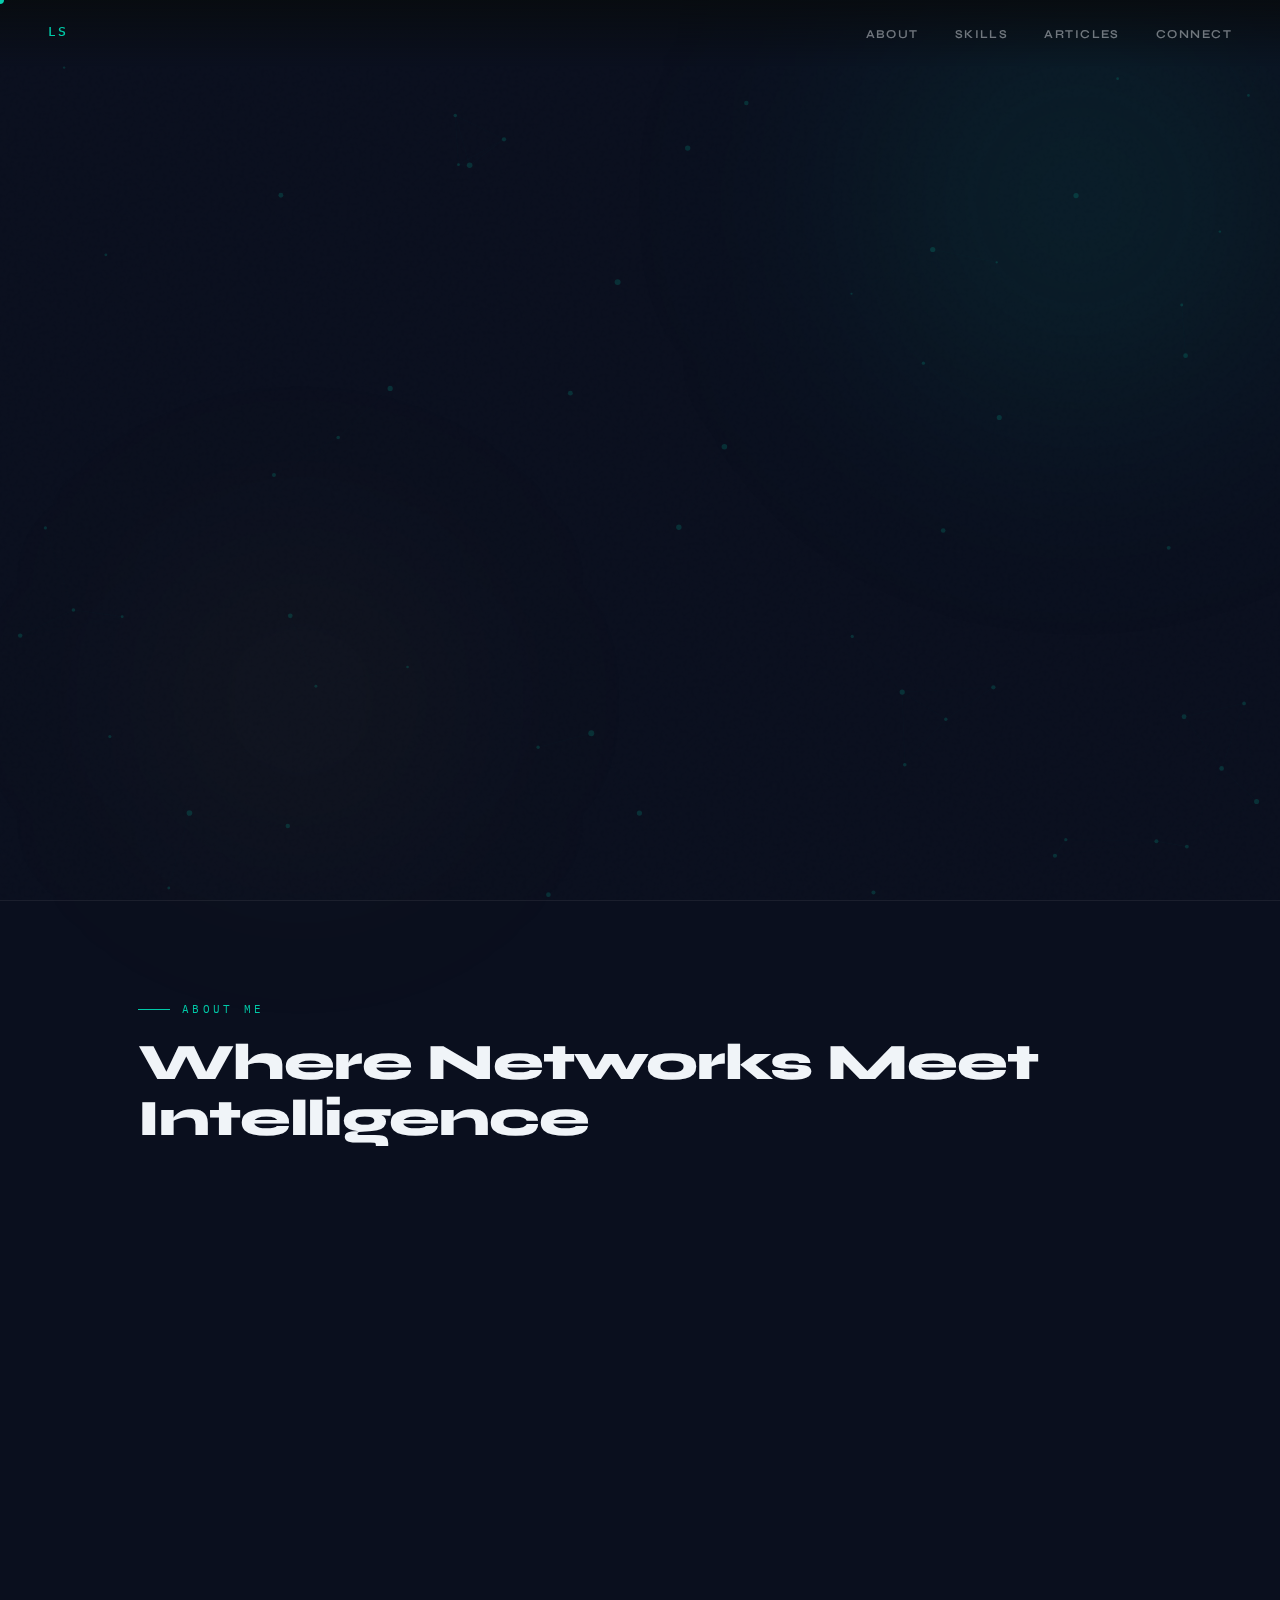
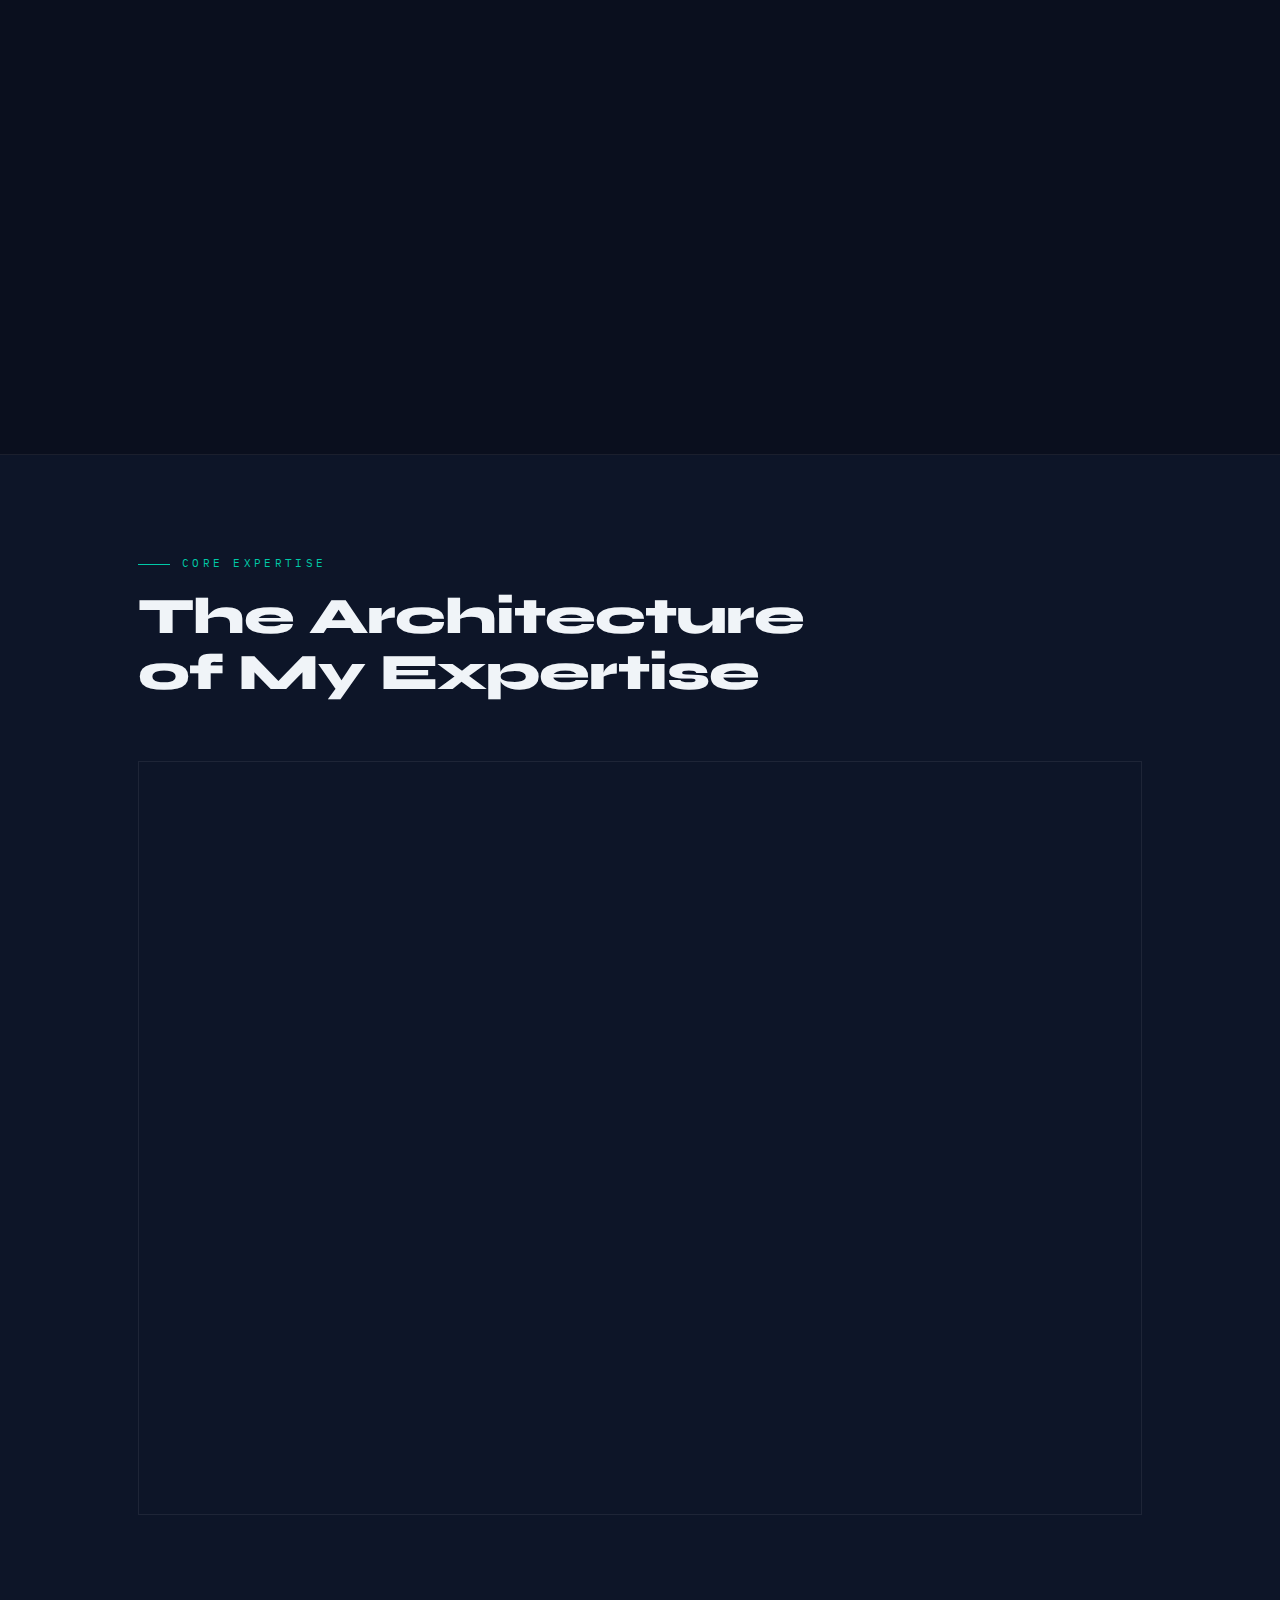
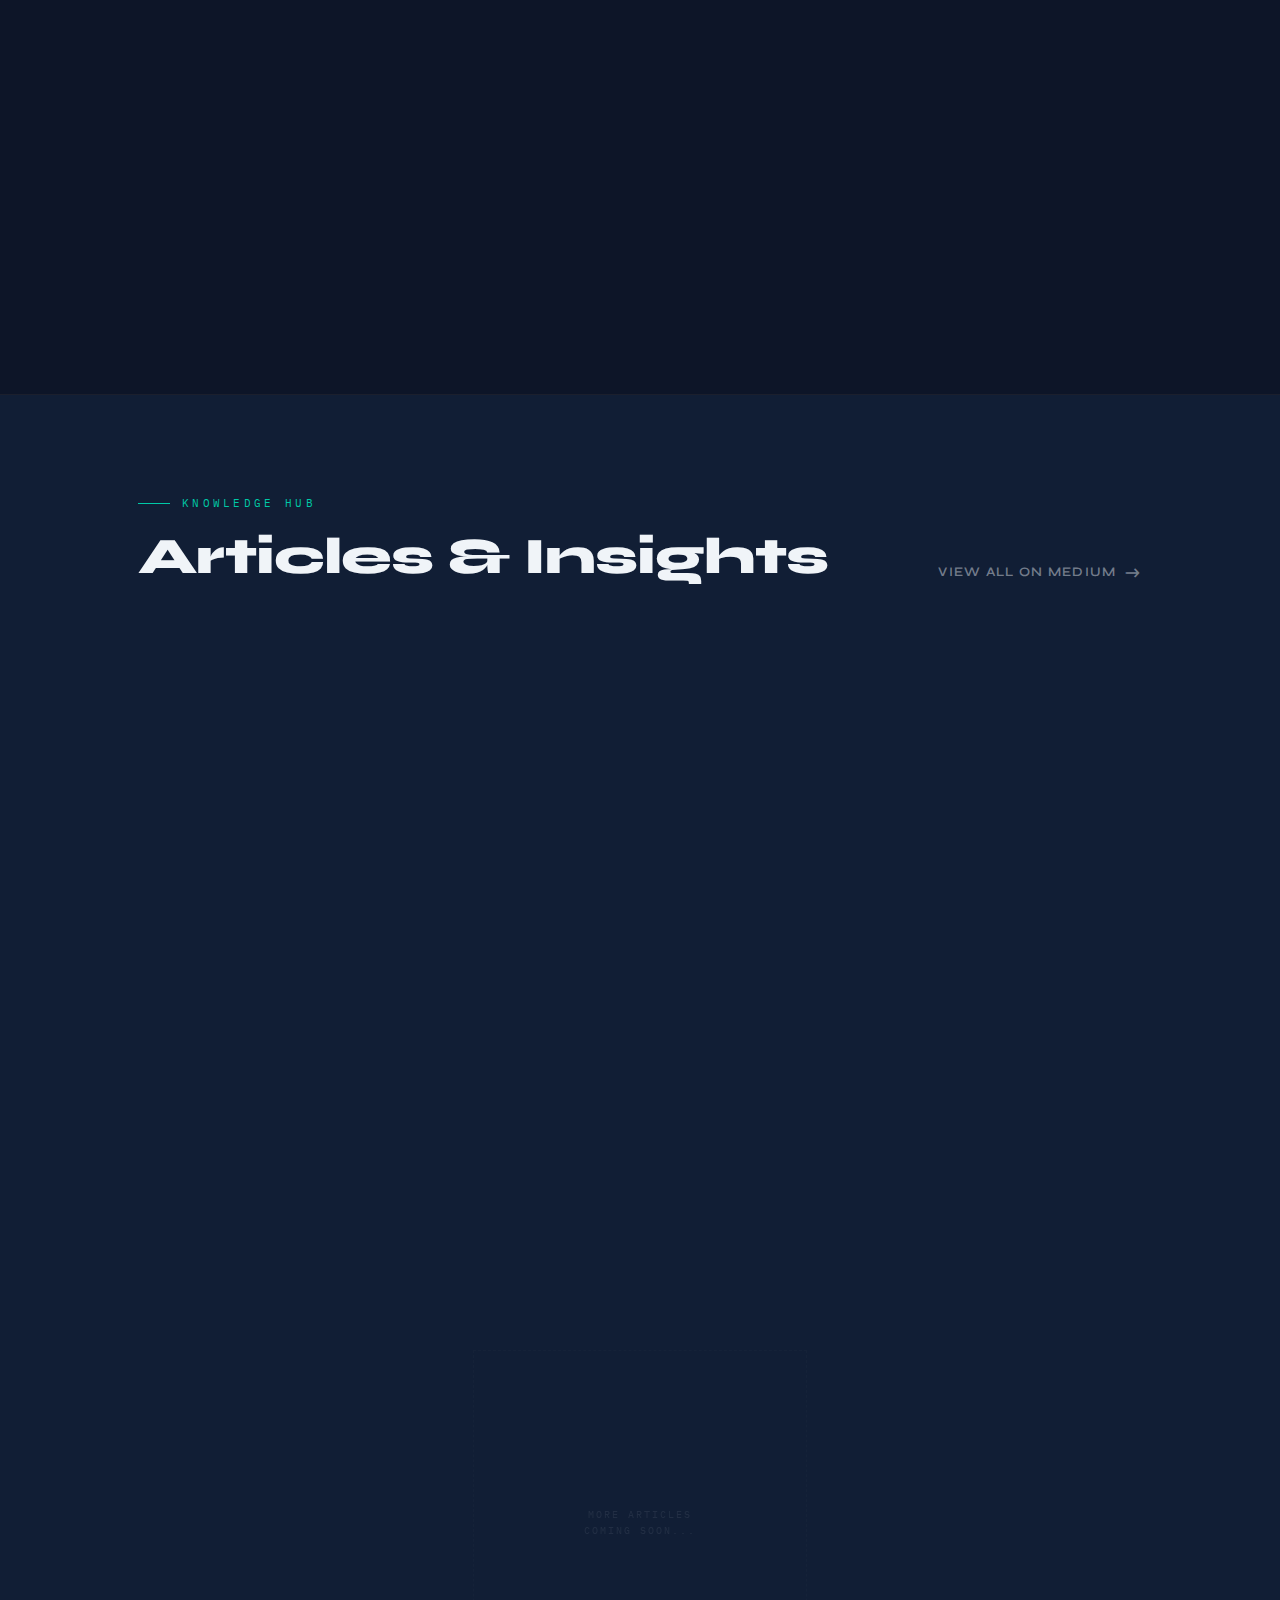
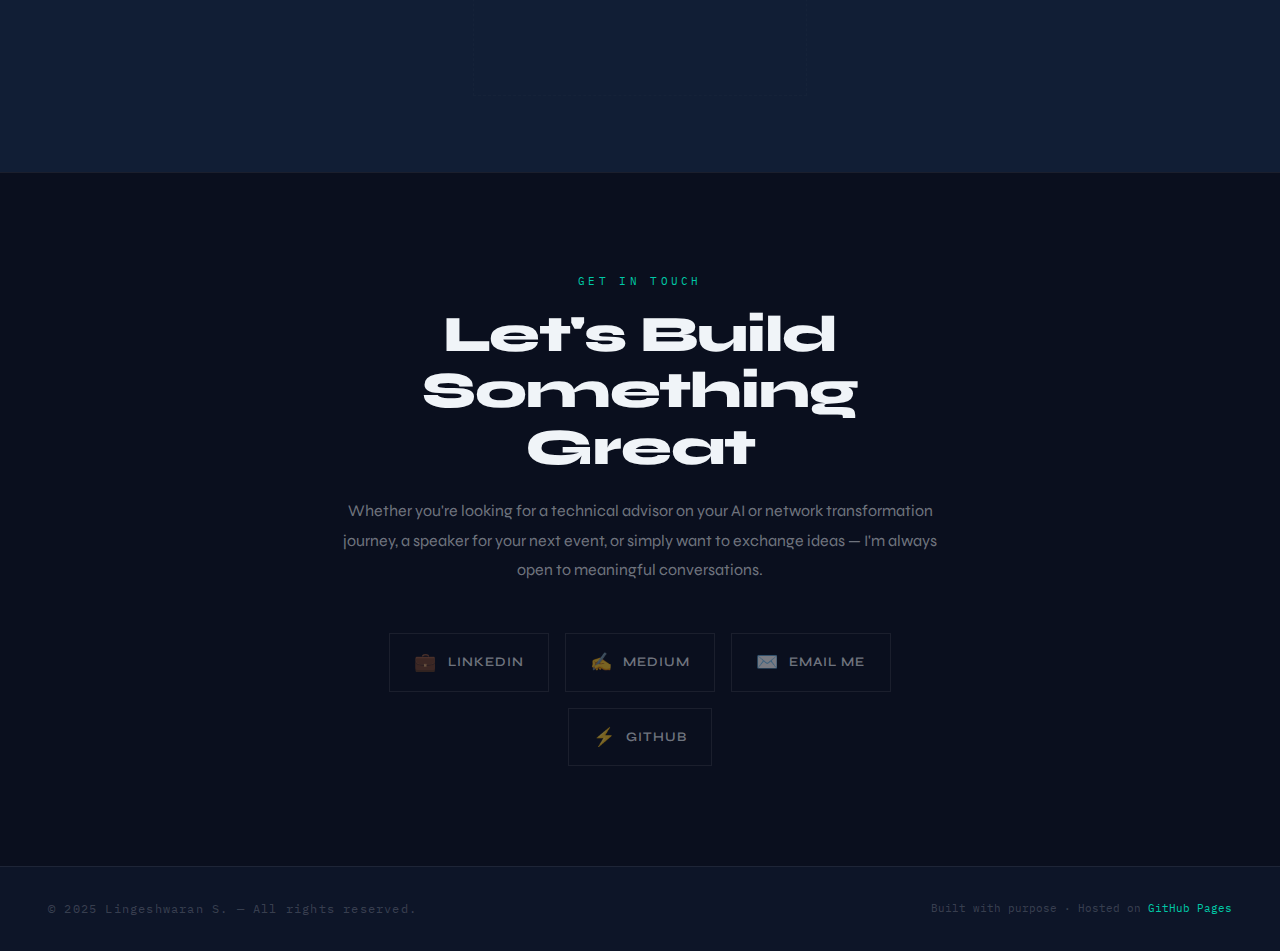
<file: indexold.html>
<!DOCTYPE html>
<html lang="en">
<head>
<meta charset="UTF-8"/>
<meta name="viewport" content="width=device-width, initial-scale=1.0"/>
<title>Lingeshwaran S — AI & Innovation Transformation Architect</title>
<meta name="description" content="AI & Innovation Transformation Architect | SDWAN | SASE | Network & Cloud | 13+ Years Building the Future of Enterprise Technology"/>
<meta property="og:title" content="Lingeshwaran S — AI & Innovation Transformation Architect"/>
<meta property="og:description" content="SDWAN · SASE · Cloud · Automation · AI Transformation"/>
<link href="https://fonts.googleapis.com/css2?family=Syne:wght@400;600;700;800&family=Instrument+Serif:ital@0;1&family=IBM+Plex+Mono:wght@300;400;500&display=swap" rel="stylesheet"/>
<style>
* { box-sizing: border-box; margin: 0; padding: 0; }
html { scroll-behavior: smooth; }

:root {
  --bg: #0A0F1E;
  --bg2: #0D1528;
  --bg3: #111E35;
  --line: rgba(255,255,255,0.07);
  --white: #F0F4F8;
  --muted: rgba(240,244,248,0.45);
  --dim: rgba(240,244,248,0.2);
  --teal: #00C9A7;
  --teal2: #00A88D;
  --gold: #F5C842;
  --red: #FF4D4D;
  --card: rgba(255,255,255,0.03);
  --card-hover: rgba(255,255,255,0.06);
  --border: rgba(255,255,255,0.07);
}

body {
  font-family: 'Syne', sans-serif;
  background: var(--bg);
  color: var(--white);
  overflow-x: hidden;
  line-height: 1.6;
}

/* ── CURSOR DOT ── */
.cursor {
  position: fixed; width: 8px; height: 8px;
  background: var(--teal); border-radius: 50%;
  pointer-events: none; z-index: 9999;
  transform: translate(-50%, -50%);
  transition: transform 0.1s, opacity 0.3s;
  mix-blend-mode: screen;
}

/* ── NOISE OVERLAY ── */
body::before {
  content: '';
  position: fixed; inset: 0; z-index: 0;
  background-image: url("data:image/svg+xml,%3Csvg viewBox='0 0 256 256' xmlns='http://www.w3.org/2000/svg'%3E%3Cfilter id='noise'%3E%3CfeTurbulence type='fractalNoise' baseFrequency='0.9' numOctaves='4' stitchTiles='stitch'/%3E%3C/filter%3E%3Crect width='100%25' height='100%25' filter='url(%23noise)' opacity='0.04'/%3E%3C/svg%3E");
  pointer-events: none; opacity: 0.4;
}

/* ── NAV ── */
nav {
  position: fixed; top: 0; left: 0; right: 0; z-index: 100;
  padding: 20px 48px;
  display: flex; align-items: center; justify-content: space-between;
  background: linear-gradient(to bottom, rgba(8,12,16,0.95) 0%, transparent 100%);
  backdrop-filter: blur(8px);
}
.nav-logo {
  font-family: 'IBM Plex Mono', monospace;
  font-size: 13px; font-weight: 500;
  color: var(--teal); letter-spacing: 0.15em;
  text-transform: uppercase; text-decoration: none;
}
.nav-links { display: flex; gap: 36px; list-style: none; }
.nav-links a {
  font-size: 12px; font-weight: 600; letter-spacing: 0.12em;
  text-transform: uppercase; color: var(--muted);
  text-decoration: none; transition: color 0.25s;
  position: relative;
}
.nav-links a::after {
  content: ''; position: absolute; bottom: -4px; left: 0;
  width: 0; height: 1px; background: var(--teal);
  transition: width 0.3s;
}
.nav-links a:hover { color: var(--white); }
.nav-links a:hover::after { width: 100%; }

/* ── HERO ── */
.hero {
  min-height: 100vh;
  display: flex; align-items: center;
  padding: 120px 48px 80px;
  position: relative; overflow: hidden;
}

/* Animated network grid */
.hero-canvas {
  position: absolute; inset: 0; z-index: 0;
  opacity: 0.35;
}

/* Gradient orbs */
.orb {
  position: absolute; border-radius: 50%;
  filter: blur(120px); pointer-events: none;
}
.orb-1 {
  width: 600px; height: 600px;
  background: radial-gradient(circle, rgba(0,201,167,0.15), transparent 70%);
  top: -100px; right: -100px;
  animation: orbFloat 12s ease-in-out infinite;
}
.orb-2 {
  width: 400px; height: 400px;
  background: radial-gradient(circle, rgba(245,200,66,0.08), transparent 70%);
  bottom: 0; left: 100px;
  animation: orbFloat 16s ease-in-out infinite reverse;
}
@keyframes orbFloat {
  0%,100% { transform: translate(0,0) scale(1); }
  33% { transform: translate(30px,-40px) scale(1.05); }
  66% { transform: translate(-20px,20px) scale(0.97); }
}

.hero-inner {
  position: relative; z-index: 2;
  max-width: 1100px; margin: 0 auto; width: 100%;
  display: grid; grid-template-columns: 1fr auto;
  gap: 80px; align-items: center;
}

.hero-badge {
  display: inline-flex; align-items: center; gap: 8px;
  background: rgba(0,201,167,0.08);
  border: 1px solid rgba(0,201,167,0.2);
  padding: 6px 14px; border-radius: 2px;
  font-family: 'IBM Plex Mono', monospace;
  font-size: 11px; color: var(--teal);
  letter-spacing: 0.2em; text-transform: uppercase;
  margin-bottom: 28px;
  opacity: 0; animation: fadeUp 0.7s 0.2s forwards;
}
.hero-badge-dot {
  width: 6px; height: 6px; background: var(--teal);
  border-radius: 50%;
  animation: blink 2s ease-in-out infinite;
}
@keyframes blink { 0%,100% { opacity: 1; } 50% { opacity: 0.2; } }

.hero-name {
  font-family: 'Syne', sans-serif;
  font-size: clamp(36px, 4.5vw, 62px);
  font-weight: 800; line-height: 0.95;
  letter-spacing: -0.03em; color: var(--white);
  margin-bottom: 16px;
  opacity: 0; animation: fadeUp 0.7s 0.35s forwards;
}
.hero-name span { color: var(--teal); }

.hero-title {
  font-family: 'Instrument Serif', serif;
  font-size: clamp(18px, 2.5vw, 26px);
  font-style: italic; color: var(--muted);
  margin-bottom: 32px; font-weight: 400;
  opacity: 0; animation: fadeUp 0.7s 0.5s forwards;
}

.hero-desc {
  font-size: 15px; color: var(--muted);
  max-width: 520px; line-height: 1.85;
  font-weight: 400;
  margin-bottom: 40px;
  opacity: 0; animation: fadeUp 0.7s 0.65s forwards;
}

.hero-tags {
  display: flex; flex-wrap: wrap; gap: 10px;
  margin-bottom: 48px;
  opacity: 0; animation: fadeUp 0.7s 0.8s forwards;
}
.hero-tag {
  font-family: 'IBM Plex Mono', monospace;
  font-size: 11px; padding: 6px 14px;
  border: 1px solid var(--border); color: var(--muted);
  letter-spacing: 0.1em; text-transform: uppercase;
  transition: all 0.25s;
}
.hero-tag:hover { border-color: var(--teal); color: var(--teal); background: rgba(0,201,167,0.05); }

.hero-cta {
  display: flex; gap: 16px; align-items: center;
  opacity: 0; animation: fadeUp 0.7s 0.95s forwards;
}
.btn-primary {
  background: var(--teal); color: var(--bg);
  padding: 14px 28px; font-size: 13px;
  font-weight: 700; letter-spacing: 0.1em;
  text-transform: uppercase; text-decoration: none;
  transition: all 0.25s; border: none; cursor: pointer;
  font-family: 'Syne', sans-serif;
}
.btn-primary:hover { background: var(--teal2); transform: translateY(-2px); }
.btn-secondary {
  color: var(--muted); font-size: 13px; font-weight: 600;
  letter-spacing: 0.1em; text-transform: uppercase;
  text-decoration: none; padding: 14px 0;
  display: flex; align-items: center; gap: 8px;
  transition: color 0.25s;
}
.btn-secondary:hover { color: var(--white); }
.btn-secondary span { font-size: 18px; }

/* Hero right — stats */
.hero-stats {
  display: flex; flex-direction: column; gap: 2px;
  opacity: 0; animation: fadeUp 0.7s 1.1s forwards;
}
.hero-stat {
  padding: 24px 28px;
  border: 1px solid var(--border);
  background: var(--card);
  min-width: 180px; text-align: center;
  transition: all 0.3s;
}
.hero-stat:hover { border-color: rgba(0,201,167,0.3); background: var(--card-hover); }
.hero-stat-num {
  font-size: 36px; font-weight: 800;
  color: var(--teal); line-height: 1;
  margin-bottom: 6px;
  font-family: 'Syne', sans-serif;
}
.hero-stat-label {
  font-family: 'IBM Plex Mono', monospace;
  font-size: 10px; color: var(--dim);
  letter-spacing: 0.15em; text-transform: uppercase;
}

@keyframes fadeUp {
  from { opacity: 0; transform: translateY(20px); }
  to { opacity: 1; transform: translateY(0); }
}

/* ── DIVIDER ── */
.divider {
  height: 1px; background: var(--line);
  margin: 0;
}

/* ── SECTIONS ── */
section { position: relative; z-index: 1; }
.section-inner { max-width: 1100px; margin: 0 auto; padding: 100px 48px; }

.section-eyebrow {
  font-family: 'IBM Plex Mono', monospace;
  font-size: 11px; color: var(--teal);
  letter-spacing: 0.3em; text-transform: uppercase;
  margin-bottom: 16px;
  display: flex; align-items: center; gap: 12px;
}
.section-eyebrow::before {
  content: ''; display: block;
  width: 32px; height: 1px; background: var(--teal);
}

.section-heading {
  font-size: clamp(32px, 4vw, 52px);
  font-weight: 800; line-height: 1.1;
  letter-spacing: -0.02em; margin-bottom: 16px;
}

/* ── ABOUT ── */
.about-grid {
  display: grid; grid-template-columns: 1fr 1fr;
  gap: 80px; align-items: start; margin-top: 60px;
}
.about-text p {
  font-size: 16px; color: var(--muted);
  line-height: 1.9; margin-bottom: 20px; font-weight: 400;
}
.about-text p strong { color: var(--white); font-weight: 600; }
.about-highlight {
  border-left: 2px solid var(--teal);
  padding: 16px 0 16px 24px; margin: 32px 0;
  font-family: 'Instrument Serif', serif;
  font-size: 20px; font-style: italic;
  color: var(--white); line-height: 1.6;
}
.about-right {}
.about-info-item {
  display: flex; justify-content: space-between;
  align-items: center; padding: 16px 0;
  border-bottom: 1px solid var(--line);
}
.about-info-label {
  font-family: 'IBM Plex Mono', monospace;
  font-size: 11px; color: var(--dim);
  letter-spacing: 0.15em; text-transform: uppercase;
}
.about-info-value { font-size: 14px; color: var(--white); font-weight: 600; }
.about-info-value.teal { color: var(--teal); }

/* ── SKILLS ── */
.skills-section { background: var(--bg2); }
.skills-grid {
  display: grid; grid-template-columns: repeat(3, 1fr);
  gap: 2px; margin-top: 60px;
  border: 1px solid var(--border);
}
.skill-card {
  padding: 36px 32px;
  background: var(--bg2);
  border: 1px solid transparent;
  transition: all 0.3s;
  opacity: 0; transform: translateY(20px);
  transition: opacity 0.5s ease, transform 0.5s ease, background 0.3s, border-color 0.3s;
}
.skill-card.visible { opacity: 1; transform: translateY(0); }
.skill-card:hover {
  background: var(--card-hover);
  border-color: rgba(0,201,167,0.15);
}
.skill-card-icon {
  width: 44px; height: 44px;
  border: 1px solid var(--border);
  display: flex; align-items: center; justify-content: center;
  font-size: 20px; margin-bottom: 20px;
  background: var(--card);
  transition: all 0.3s;
}
.skill-card:hover .skill-card-icon {
  border-color: var(--teal); background: rgba(0,201,167,0.08);
}
.skill-card-title {
  font-size: 15px; font-weight: 700; color: var(--white);
  margin-bottom: 10px;
}
.skill-card-desc {
  font-size: 13px; color: var(--muted);
  line-height: 1.75; margin-bottom: 20px;
}
.skill-tags { display: flex; flex-wrap: wrap; gap: 6px; }
.skill-tag {
  font-family: 'IBM Plex Mono', monospace;
  font-size: 10px; padding: 3px 8px;
  background: rgba(0,201,167,0.06);
  border: 1px solid rgba(0,201,167,0.15);
  color: var(--teal); letter-spacing: 0.08em;
}

/* ── EXPERTISE BARS ── */
.expertise-section { background: var(--bg); }
.expertise-grid {
  display: grid; grid-template-columns: 1fr 1fr;
  gap: 60px; margin-top: 60px;
}
.expertise-item { margin-bottom: 28px; }
.expertise-header {
  display: flex; justify-content: space-between;
  align-items: center; margin-bottom: 10px;
}
.expertise-name { font-size: 14px; font-weight: 600; color: var(--white); }
.expertise-pct {
  font-family: 'IBM Plex Mono', monospace;
  font-size: 12px; color: var(--teal);
}
.expertise-track {
  height: 2px; background: var(--line); overflow: hidden;
}
.expertise-fill {
  height: 100%; background: linear-gradient(90deg, var(--teal), var(--gold));
  width: 0%; transition: width 1.4s cubic-bezier(0.4,0,0.2,1);
}

/* ── BLOGS ── */
.blogs-section { background: var(--bg3); }
.blogs-header {
  display: flex; justify-content: space-between;
  align-items: flex-end; margin-bottom: 60px;
}
.blogs-grid {
  display: grid; grid-template-columns: repeat(3, 1fr);
  gap: 2px;
}
.blog-card {
  background: var(--bg2);
  border: 1px solid var(--border);
  padding: 36px 32px;
  display: flex; flex-direction: column;
  transition: all 0.3s; cursor: pointer;
  text-decoration: none; color: inherit;
  opacity: 0; transform: translateY(24px);
  transition: opacity 0.5s ease, transform 0.5s ease, border-color 0.3s, background 0.3s;
}
.blog-card.visible { opacity: 1; transform: translateY(0); }
.blog-card:hover {
  border-color: rgba(0,201,167,0.25);
  background: var(--card-hover);
  transform: translateY(-4px) !important;
}
.blog-card-meta {
  display: flex; align-items: center;
  justify-content: space-between; margin-bottom: 20px;
}
.blog-card-tag {
  font-family: 'IBM Plex Mono', monospace;
  font-size: 10px; color: var(--teal);
  letter-spacing: 0.15em; text-transform: uppercase;
  padding: 4px 10px; border: 1px solid rgba(0,201,167,0.2);
  background: rgba(0,201,167,0.05);
}
.blog-card-date {
  font-family: 'IBM Plex Mono', monospace;
  font-size: 10px; color: var(--dim);
  letter-spacing: 0.1em;
}
.blog-card-title {
  font-size: 18px; font-weight: 700;
  color: var(--white); line-height: 1.3;
  margin-bottom: 14px; flex: 1;
  letter-spacing: -0.01em;
}
.blog-card-excerpt {
  font-size: 13px; color: var(--muted);
  line-height: 1.75; margin-bottom: 24px;
}
.blog-card-footer {
  display: flex; align-items: center;
  justify-content: space-between; margin-top: auto;
  padding-top: 20px; border-top: 1px solid var(--line);
}
.blog-read-time {
  font-family: 'IBM Plex Mono', monospace;
  font-size: 11px; color: var(--dim);
}
.blog-arrow {
  font-size: 18px; color: var(--teal);
  transform: rotate(-45deg);
  transition: transform 0.25s;
}
.blog-card:hover .blog-arrow { transform: rotate(-45deg) translate(3px,-3px); }

/* Featured blog */
.blog-card.featured {
  grid-column: span 3;
  display: grid; grid-template-columns: 1fr 1fr;
  gap: 48px; padding: 48px;
  border-color: rgba(0,201,167,0.15);
  background: linear-gradient(135deg, rgba(0,201,167,0.04), transparent);
}
.blog-card.featured .blog-card-title {
  font-size: 28px;
}
.blog-card.featured .blog-card-excerpt {
  font-size: 15px;
}
.featured-badge {
  display: inline-block;
  font-family: 'IBM Plex Mono', monospace;
  font-size: 10px; color: var(--gold);
  border: 1px solid rgba(245,200,66,0.3);
  background: rgba(245,200,66,0.05);
  padding: 4px 10px; letter-spacing: 0.15em;
  text-transform: uppercase; margin-bottom: 16px;
}

/* Coming soon */
.blog-card.coming-soon {
  border-style: dashed;
  border-color: rgba(255,255,255,0.05);
  background: transparent;
  opacity: 0.4 !important;
  pointer-events: none;
}
.coming-label {
  font-family: 'IBM Plex Mono', monospace;
  font-size: 10px; color: var(--dim);
  letter-spacing: 0.2em; text-transform: uppercase;
  text-align: center; margin: auto;
  padding: 40px 0;
}

/* ── CONNECT ── */
.connect-section { background: var(--bg); }
.connect-inner { text-align: center; max-width: 600px; margin: 0 auto; }
.connect-inner .section-eyebrow { justify-content: center; }
.connect-inner .section-eyebrow::before { display: none; }
.connect-inner p {
  font-size: 16px; color: var(--muted);
  line-height: 1.85; margin: 20px 0 48px;
}
.social-links {
  display: flex; justify-content: center; gap: 16px;
  flex-wrap: wrap;
}
.social-link {
  display: flex; align-items: center; gap: 10px;
  padding: 14px 24px;
  border: 1px solid var(--border);
  color: var(--muted); text-decoration: none;
  font-size: 13px; font-weight: 600;
  letter-spacing: 0.08em; text-transform: uppercase;
  transition: all 0.25s; font-family: 'Syne', sans-serif;
}
.social-link:hover {
  border-color: var(--teal); color: var(--teal);
  background: rgba(0,201,167,0.05);
  transform: translateY(-2px);
}
.social-icon { font-size: 18px; }

/* ── FOOTER ── */
footer {
  background: var(--bg2);
  border-top: 1px solid var(--line);
  padding: 32px 48px;
  display: flex; align-items: center;
  justify-content: space-between;
}
.footer-left {
  font-family: 'IBM Plex Mono', monospace;
  font-size: 12px; color: var(--dim);
  letter-spacing: 0.1em;
}
.footer-right {
  font-family: 'IBM Plex Mono', monospace;
  font-size: 11px; color: var(--dim);
}
.footer-right span { color: var(--teal); }

/* ── RESPONSIVE ── */
@media (max-width: 900px) {
  nav { padding: 16px 24px; }
  .nav-links { display: none; }
  .hero { padding: 100px 24px 60px; }
  .hero-inner { grid-template-columns: 1fr; gap: 40px; }
  .hero-stats { flex-direction: row; flex-wrap: wrap; justify-content: center; }
  .hero-stat { min-width: 130px; }
  .section-inner { padding: 72px 24px; }
  .about-grid { grid-template-columns: 1fr; gap: 40px; }
  .skills-grid { grid-template-columns: 1fr; }
  .expertise-grid { grid-template-columns: 1fr; }
  .blogs-grid { grid-template-columns: 1fr; }
  .blog-card.featured { grid-column: span 1; grid-template-columns: 1fr; }
  footer { flex-direction: column; gap: 12px; text-align: center; padding: 24px; }
}

/* ── SCROLL ANIMATIONS ── */
.reveal {
  opacity: 0; transform: translateY(24px);
  transition: opacity 0.6s ease, transform 0.6s ease;
}
.reveal.visible { opacity: 1; transform: translateY(0); }
</style>
</head>
<body>

<div class="cursor" id="cursor"></div>
<div class="orb orb-1"></div>
<div class="orb orb-2"></div>

<!-- NAV -->
<nav>
  <a class="nav-logo" href="#">LS</a>
  <ul class="nav-links">
    <li><a href="#about">About</a></li>
    <li><a href="#skills">Skills</a></li>
    <li><a href="#blogs">Articles</a></li>
    <li><a href="#connect">Connect</a></li>
  </ul>
</nav>

<!-- HERO -->
<section class="hero">
  <canvas class="hero-canvas" id="networkCanvas"></canvas>
  <div class="hero-inner">
    <div class="hero-left">
      <div class="hero-badge">
        <div class="hero-badge-dot"></div>
         Sharing executive insights on AI, Cloud & Network Transformation
      </div>
      <h1 class="hero-name">Lingesh<span>waran</span><br/>S.</h1>
      <p class="hero-title">AI & Innovation Transformation Architect</p>
      <p class="hero-desc">
        Helping enterprises turn technology investments into measurable business advantage. Bridging the gap between cutting-edge AI and enterprise reality. 13+ years architecting the networks, clouds, and intelligent systems that power tomorrow's businesses — from SD-WAN to SASE to full-scale AI transformation.
      </p>
      <div class="hero-tags">
        <span class="hero-tag">SD-WAN</span>
        <span class="hero-tag">SASE</span>
        <span class="hero-tag">Cloud Architecture</span>
        <span class="hero-tag">Network Security</span>
        <span class="hero-tag">AI Transformation</span>
        <span class="hero-tag">Automation</span>
      </div>
      <div class="hero-cta">
        <a href="#blogs" class="btn-primary">Read My Articles</a>
        <a href="#connect" class="btn-secondary"><span>→</span> Let's Connect</a>
      </div>
    </div>
    <div class="hero-stats">
      <div class="hero-stat">
        <div class="hero-stat-num">13+</div>
        <div class="hero-stat-label">Years Experience</div>
      </div>
      <div class="hero-stat">
        <div class="hero-stat-num">50+</div>
        <div class="hero-stat-label">Enterprise Deployments</div>
      </div>
      <div class="hero-stat">
        <div class="hero-stat-num">15+</div>
        <div class="hero-stat-label">Global Projects</div>
      </div>
      <div class="hero-stat">
        <div class="hero-stat-num">∞</div>
        <div class="hero-stat-label">Problems Solved</div>
      </div>
    </div>
  </div>
</section>

<div class="divider"></div>

<!-- ABOUT -->
<section id="about">
  <div class="section-inner">
    <div class="section-eyebrow">About Me</div>
    <h2 class="section-heading">Where Networks Meet<br/>Intelligence</h2>
    <div class="about-grid">
      <div class="about-text reveal">
        <p>
          I'm <strong>Lingeshwaran S.</strong> — an AI & Innovation Transformation Architect with over a decade of experience designing, deploying, and evolving enterprise-grade network and cloud infrastructure across complex, high-stakes environments.
        </p>
        <p>
          My expertise sits at the intersection of <strong>SD-WAN, SASE, Cloud Architecture, and AI-driven Automation</strong> — the four pillars reshaping how modern enterprises connect, secure, and scale. I've seen the industry evolve from traditional WAN to software-defined everything, and I'm now at the forefront of infusing AI intelligence into every layer of the stack.
        </p>
        <div class="about-highlight">
          "I don't just architect networks. I architect the future of how businesses operate — intelligently, securely, and at scale."
        </div>
        <p>
          My leadership philosophy is simple — technology without business impact is just cost. Every architecture decision I make is anchored in three questions: Does it scale? Does it secure? Does it deliver measurable value to the business?
          Beyond the technical, I'm passionate about <strong>knowledge sharing</strong> — translating complex technology into strategic insight that business and technology leaders can act on. That's what this space is all about.
        </p>
      </div>
      <div class="about-right reveal">
        <div class="about-info-item">
          <span class="about-info-label">Role</span>
          <span class="about-info-value">AI & Innovation Transformation Architect</span>
        </div>
        <div class="about-info-item">
          <span class="about-info-label">Specialization</span>
          <span class="about-info-value">SD-WAN · SASE · Cloud · AI</span>
        </div>
        <div class="about-info-item">
          <span class="about-info-label">Experience</span>
          <span class="about-info-value teal">13+ Years</span>
        </div>
        <div class="about-info-item">
          <span class="about-info-label">Location</span>
          <span class="about-info-value">Bengaluru, India</span>
        </div>
        <div class="about-info-item">
          <span class="about-info-label">LinkedIn</span>
          <span class="about-info-value teal">lingeshwarans</span>
        </div>
        <div class="about-info-item">
          <span class="about-info-label">Focus Areas</span>
          <span class="about-info-value">Network · Security · Cloud · AI</span>
        </div>
        <div class="about-info-item">
          <span class="about-info-label">Status</span>
          <span class="about-info-value teal">● Active & Writing</span>
        </div>
      </div>
    </div>
  </div>
</section>

<div class="divider"></div>

<!-- SKILLS -->
<section id="skills" class="skills-section">
  <div class="section-inner">
    <div class="section-eyebrow">Core Expertise</div>
    <h2 class="section-heading">The Architecture<br/>of My Expertise</h2>
    <div class="skills-grid">
      <div class="skill-card">
        <div class="skill-card-icon">🌐</div>
        <div class="skill-card-title">SD-WAN Architecture</div>
        <div class="skill-card-desc">Designing and deploying software-defined wide area networks that give enterprises agility, visibility, and control across distributed environments — replacing legacy MPLS with intelligent, policy-driven connectivity.</div>
        <div class="skill-tags">
          <span class="skill-tag">Cisco Viptela</span>
          <span class="skill-tag">VMware VeloCloud</span>
          <span class="skill-tag">Fortinet</span>
          <span class="skill-tag">Zero-Touch Provisioning</span>
        </div>
      </div>
      <div class="skill-card">
        <div class="skill-card-icon">🛡️</div>
        <div class="skill-card-title">SASE & Network Security</div>
        <div class="skill-card-desc">Converging network and security into unified, cloud-delivered SASE frameworks. Zero Trust architecture, secure access, and cloud-native security that protects users wherever they work.</div>
        <div class="skill-tags">
          <span class="skill-tag">Zero Trust</span>
          <span class="skill-tag">ZTNA</span>
          <span class="skill-tag">CASB</span>
          <span class="skill-tag">SWG</span>
          <span class="skill-tag">FWaaS</span>
        </div>
      </div>
      <div class="skill-card">
        <div class="skill-card-icon">☁️</div>
        <div class="skill-card-title">Cloud Architecture</div>
        <div class="skill-card-desc">Multi-cloud and hybrid cloud design across AWS, Azure, and GCP. Building resilient, scalable cloud-native infrastructure with network connectivity, security posture, and cost optimization baked in from day one.</div>
        <div class="skill-tags">
          <span class="skill-tag">AWS</span>
          <span class="skill-tag">Azure</span>
          <span class="skill-tag">GCP</span>
          <span class="skill-tag">Multi-Cloud</span>
          <span class="skill-tag">Hybrid Cloud</span>
        </div>
      </div>
      <div class="skill-card">
        <div class="skill-card-icon">🤖</div>
        <div class="skill-card-title">AI & Innovation Transformation</div>
        <div class="skill-card-desc">Leading AI adoption strategies for enterprise organizations — from use case identification and data readiness to deployment, governance, and building AI-native culture. Translating AI potential into measurable business outcomes.</div>
        <div class="skill-tags">
          <span class="skill-tag">GenAI Strategy</span>
          <span class="skill-tag">MLOps</span>
          <span class="skill-tag">AI Governance</span>
          <span class="skill-tag">LLMs</span>
        </div>
      </div>
      <div class="skill-card">
        <div class="skill-card-icon">⚙️</div>
        <div class="skill-card-title">Network Automation</div>
        <div class="skill-card-desc">Eliminating manual toil through intelligent automation. Infrastructure-as-Code, CI/CD pipelines for network, and AI-driven operations that transform how networks are provisioned, monitored, and healed.</div>
        <div class="skill-tags">
          <span class="skill-tag">Python</span>
          <span class="skill-tag">Ansible</span>
          <span class="skill-tag">Terraform</span>
          <span class="skill-tag">NetDevOps</span>
          <span class="skill-tag">APIs</span>
        </div>
      </div>
      <div class="skill-card">
        <div class="skill-card-icon">📡</div>
        <div class="skill-card-title">Enterprise Network Design</div>
        <div class="skill-card-desc">End-to-end enterprise network architecture — from campus LAN to global WAN. Designing for resilience, performance, scalability, and the increasingly demanding requirements of hybrid work and real-time applications.</div>
        <div class="skill-tags">
          <span class="skill-tag">BGP / OSPF</span>
          <span class="skill-tag">QoS</span>
          <span class="skill-tag">Routing & Switching</span>
          <span class="skill-tag">High Availability</span>
        </div>
      </div>
    </div>

    <!-- Expertise Levels -->
    <div class="expertise-grid" style="margin-top:80px;">
      <div class="reveal">
        <div class="section-eyebrow" style="margin-bottom:32px;">Proficiency Levels</div>
        <div class="expertise-item">
          <div class="expertise-header">
            <span class="expertise-name">SD-WAN Architecture</span>
            <span class="expertise-pct">95%</span>
          </div>
          <div class="expertise-track"><div class="expertise-fill" data-pct="95"></div></div>
        </div>
        <div class="expertise-item">
          <div class="expertise-header">
            <span class="expertise-name">SASE & Network Security</span>
            <span class="expertise-pct">92%</span>
          </div>
          <div class="expertise-track"><div class="expertise-fill" data-pct="92"></div></div>
        </div>
        <div class="expertise-item">
          <div class="expertise-header">
            <span class="expertise-name">Cloud Architecture</span>
            <span class="expertise-pct">88%</span>
          </div>
          <div class="expertise-track"><div class="expertise-fill" data-pct="88"></div></div>
        </div>
        <div class="expertise-item">
          <div class="expertise-header">
            <span class="expertise-name">Network Automation</span>
            <span class="expertise-pct">85%</span>
          </div>
          <div class="expertise-track"><div class="expertise-fill" data-pct="85"></div></div>
        </div>
      </div>
      <div class="reveal">
        <div class="section-eyebrow" style="margin-bottom:32px; opacity:0; pointer-events:none;">.</div>
        <div class="expertise-item">
          <div class="expertise-header">
            <span class="expertise-name">AI Transformation Strategy</span>
            <span class="expertise-pct">90%</span>
          </div>
          <div class="expertise-track"><div class="expertise-fill" data-pct="90"></div></div>
        </div>
        <div class="expertise-item">
          <div class="expertise-header">
            <span class="expertise-name">Python & Scripting</span>
            <span class="expertise-pct">82%</span>
          </div>
          <div class="expertise-track"><div class="expertise-fill" data-pct="82"></div></div>
        </div>
        <div class="expertise-item">
          <div class="expertise-header">
            <span class="expertise-name">Terraform / Ansible</span>
            <span class="expertise-pct">80%</span>
          </div>
          <div class="expertise-track"><div class="expertise-fill" data-pct="80"></div></div>
        </div>
        <div class="expertise-item">
          <div class="expertise-header">
            <span class="expertise-name">Enterprise Network Design</span>
            <span class="expertise-pct">96%</span>
          </div>
          <div class="expertise-track"><div class="expertise-fill" data-pct="96"></div></div>
        </div>
      </div>
    </div>
  </div>
</section>

<div class="divider"></div>

<!-- BLOGS -->
<section id="blogs" class="blogs-section">
  <div class="section-inner">
    <div class="blogs-header">
      <div>
        <div class="section-eyebrow">Knowledge Hub</div>
        <h2 class="section-heading">Articles & Insights</h2>
      </div>
      <a href="https://medium.com/@lingeshwarans" target="_blank" class="btn-secondary" style="color:var(--muted);">
        View All on Medium <span>→</span>
      </a>
    </div>
    <div class="blogs-grid">

      <!-- Featured Article -->
      <a class="blog-card featured" href="Projects/ai_business_article.html" target="_blank">
        <div>
          <div class="featured-badge">★ Featured Article</div>
          <div class="blog-card-tag" style="display:inline-block; margin-bottom:16px;">Artificial Intelligence</div>
          <div class="blog-card-title">AI Is Eating Your Industry — Are You Ready? The Executive Blueprint for 2025</div>
          <div class="blog-card-footer">
            <span class="blog-read-time">📖 12 min read · Feb 2025</span>
            <span class="blog-arrow">↗</span>
          </div>
        </div>
        <div>
          <div class="blog-card-excerpt">
            The companies that thrive in the next decade won't be the biggest — they'll be the smartest. A comprehensive executive guide covering AI's real business case, sector-by-sector transformation, the 5-phase implementation roadmap, and what's coming next. No hype. Just the intelligence you need.
          </div>
          <div class="skill-tags" style="margin-top:auto;">
            <span class="skill-tag">AI Strategy</span>
            <span class="skill-tag">Digital Transformation</span>
            <span class="skill-tag">Business Leaders</span>
            <span class="skill-tag">GenAI</span>
          </div>
        </div>
      </a>

      <!-- Blog 2 -->
      <a class="blog-card" href="#" style="pointer-events:none;">
        <div class="blog-card-meta">
          <span class="blog-card-tag">SD-WAN</span>
          <span class="blog-card-date">Coming Soon</span>
        </div>
        <div class="blog-card-title">SD-WAN vs MPLS: The Real Cost of Staying on Legacy Infrastructure</div>
        <div class="blog-card-excerpt">Why enterprises clinging to traditional WAN are paying a hidden tax — in dollars, agility, and competitive position.</div>
        <div class="blog-card-footer">
          <span class="blog-read-time">📖 ~10 min read</span>
          <span class="blog-arrow">↗</span>
        </div>
      </a>

      <!-- Blog 3 -->
      <a class="blog-card" href="#" style="pointer-events:none;">
        <div class="blog-card-meta">
          <span class="blog-card-tag">SASE</span>
          <span class="blog-card-date">Coming Soon</span>
        </div>
        <div class="blog-card-title">SASE Demystified: A Practitioner's Guide to Zero Trust Network Access</div>
        <div class="blog-card-excerpt">Cutting through the vendor noise — what SASE actually is, what it isn't, and how to implement it without the chaos.</div>
        <div class="blog-card-footer">
          <span class="blog-read-time">📖 ~12 min read</span>
          <span class="blog-arrow">↗</span>
        </div>
      </a>

      <!-- Blog 4 -->
      <a class="blog-card" href="#" style="pointer-events:none;">
        <div class="blog-card-meta">
          <span class="blog-card-tag">Cloud</span>
          <span class="blog-card-date">Coming Soon</span>
        </div>
        <div class="blog-card-title">Multi-Cloud Networking: How to Avoid the Chaos Most Architects Create</div>
        <div class="blog-card-excerpt">The patterns, pitfalls, and proven principles for building multi-cloud network architecture that actually scales.</div>
        <div class="blog-card-footer">
          <span class="blog-read-time">📖 ~9 min read</span>
          <span class="blog-arrow">↗</span>
        </div>
      </a>

      <!-- Blog 5 -->
      <a class="blog-card" href="#" style="pointer-events:none;">
        <div class="blog-card-meta">
          <span class="blog-card-tag">Automation</span>
          <span class="blog-card-date">Coming Soon</span>
        </div>
        <div class="blog-card-title">Network Automation with Python & Ansible: From Zero to Production</div>
        <div class="blog-card-excerpt">A practitioner's roadmap for eliminating manual network toil — real scripts, real patterns, real results.</div>
        <div class="blog-card-footer">
          <span class="blog-read-time">📖 ~15 min read</span>
          <span class="blog-arrow">↗</span>
        </div>
      </a>

      <!-- Blog 6 - Coming soon placeholder -->
      <div class="blog-card coming-soon">
        <div class="coming-label">More articles<br/>coming soon...</div>
      </div>

    </div>
  </div>
</section>

<div class="divider"></div>

<!-- CONNECT -->
<section id="connect" class="connect-section">
  <div class="section-inner">
    <div class="connect-inner">
      <div class="section-eyebrow">Get In Touch</div>
      <h2 class="section-heading">Let's Build<br/>Something Great</h2>
      <p>Whether you're looking for a technical advisor on your AI or network transformation journey, a speaker for your next event, or simply want to exchange ideas — I'm always open to meaningful conversations.</p>
      <div class="social-links">
        <a href="https://www.linkedin.com/in/lingeshwarans/" target="_blank" class="social-link">
          <span class="social-icon">💼</span> LinkedIn
        </a>
        <a href="https://medium.com/@lingeshwarans" target="_blank" class="social-link">
          <span class="social-icon">✍️</span> Medium
        </a>
        <a href="mailto:lingeshsunder@gmail.com" class="social-link">
          <span class="social-icon">✉️</span> Email Me
        </a>
        <a href="https://github.com/lingeshwarans" target="_blank" class="social-link">
          <span class="social-icon">⚡</span> GitHub
        </a>
      </div>
    </div>
  </div>
</section>

<!-- FOOTER -->
<footer>
  <div class="footer-left">© 2025 Lingeshwaran S. — All rights reserved.</div>
  <div class="footer-right">Built with purpose · Hosted on <span>GitHub Pages</span></div>
</footer>

<script>
// Custom cursor
const cursor = document.getElementById('cursor');
document.addEventListener('mousemove', e => {
  cursor.style.left = e.clientX + 'px';
  cursor.style.top = e.clientY + 'px';
});

// Network canvas animation
const canvas = document.getElementById('networkCanvas');
const ctx = canvas.getContext('2d');
canvas.width = window.innerWidth;
canvas.height = window.innerHeight;

const nodes = [];
const NODE_COUNT = 60;
const MAX_DIST = 150;

for (let i = 0; i < NODE_COUNT; i++) {
  nodes.push({
    x: Math.random() * canvas.width,
    y: Math.random() * canvas.height,
    vx: (Math.random() - 0.5) * 0.4,
    vy: (Math.random() - 0.5) * 0.4,
    r: Math.random() * 2 + 1
  });
}

function drawNetwork() {
  ctx.clearRect(0, 0, canvas.width, canvas.height);
  nodes.forEach(n => {
    n.x += n.vx; n.y += n.vy;
    if (n.x < 0 || n.x > canvas.width) n.vx *= -1;
    if (n.y < 0 || n.y > canvas.height) n.vy *= -1;
    ctx.beginPath();
    ctx.arc(n.x, n.y, n.r, 0, Math.PI * 2);
    ctx.fillStyle = 'rgba(0,201,167,0.5)';
    ctx.fill();
  });
  for (let i = 0; i < nodes.length; i++) {
    for (let j = i + 1; j < nodes.length; j++) {
      const dx = nodes[i].x - nodes[j].x;
      const dy = nodes[i].y - nodes[j].y;
      const dist = Math.sqrt(dx*dx + dy*dy);
      if (dist < MAX_DIST) {
        ctx.beginPath();
        ctx.moveTo(nodes[i].x, nodes[i].y);
        ctx.lineTo(nodes[j].x, nodes[j].y);
        ctx.strokeStyle = `rgba(0,201,167,${0.15 * (1 - dist/MAX_DIST)})`;
        ctx.lineWidth = 0.5;
        ctx.stroke();
      }
    }
  }
  requestAnimationFrame(drawNetwork);
}
drawNetwork();

window.addEventListener('resize', () => {
  canvas.width = window.innerWidth;
  canvas.height = window.innerHeight;
});

// Intersection Observer
const observer = new IntersectionObserver(entries => {
  entries.forEach(entry => {
    if (entry.isIntersecting) {
      entry.target.classList.add('visible');
    }
  });
}, { threshold: 0.12 });

document.querySelectorAll('.reveal, .skill-card, .blog-card, .stat-item').forEach(el => {
  observer.observe(el);
});

// Stagger delays
document.querySelectorAll('.skill-card').forEach((c, i) => { c.style.transitionDelay = (i * 0.08) + 's'; });
document.querySelectorAll('.blog-card').forEach((c, i) => { c.style.transitionDelay = (i * 0.1) + 's'; });

// Expertise bars
const barObserver = new IntersectionObserver(entries => {
  entries.forEach(entry => {
    if (entry.isIntersecting) {
      entry.target.querySelectorAll('.expertise-fill').forEach(bar => {
        bar.style.width = bar.getAttribute('data-pct') + '%';
      });
    }
  });
}, { threshold: 0.3 });

document.querySelectorAll('.expertise-grid').forEach(g => barObserver.observe(g));
</script>
</body>
</html>
</file>
